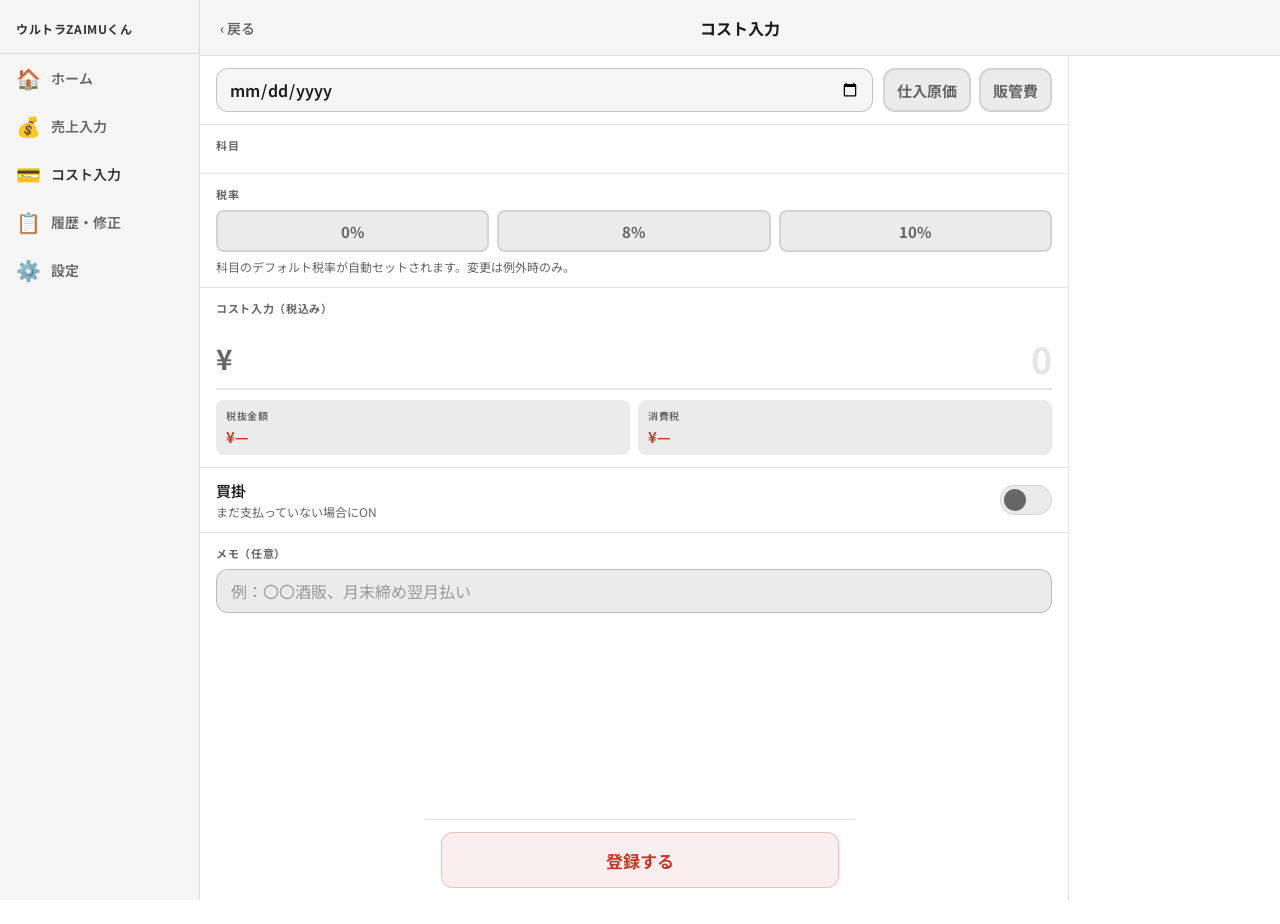
<file: cost.html>
<!DOCTYPE html>
<html lang="ja">
<head>
  <meta charset="UTF-8">
  <meta name="viewport" content="width=device-width, initial-scale=1.0, viewport-fit=cover">
  <meta name="theme-color" content="#FFFFFF">
  <meta name="apple-mobile-web-app-capable" content="yes">
  <meta name="apple-mobile-web-app-status-bar-style" content="black-translucent">
  <title>コスト入力 — ウルトラZAIMUくん</title>
  <link rel="apple-touch-icon" href="icons/apple-touch-icon.png">
  <link rel="icon" type="image/png" href="icons/icon-192.png">
  <link rel="manifest" href="manifest.json">
  <link rel="preconnect" href="https://fonts.googleapis.com">
  <link rel="preconnect" href="https://fonts.gstatic.com" crossorigin>
  <link href="https://fonts.googleapis.com/css2?family=Noto+Sans+JP:wght@400;600;700&display=swap" rel="stylesheet">
  <link rel="stylesheet" href="css/base.css">
  <link rel="stylesheet" href="css/forms.css">
</head>
<body data-page="cost">

<!-- iPad サイドバーナビ（スマホでは非表示） -->
<nav class="nav-sidebar" aria-label="メインナビゲーション">
  <div class="nav-sidebar__logo">ウルトラZAIMUくん</div>
  <a href="index.html" class="sidebar-item">
    <span class="sidebar-item__icon" aria-hidden="true">🏠</span>
    <span>ホーム</span>
  </a>
  <a href="sales.html" class="sidebar-item">
    <span class="sidebar-item__icon" aria-hidden="true">💰</span>
    <span>売上入力</span>
  </a>
  <a href="cost.html" class="sidebar-item sidebar-item--active" aria-current="page">
    <span class="sidebar-item__icon" aria-hidden="true">💳</span>
    <span>コスト入力</span>
  </a>
  <a href="history.html" class="sidebar-item">
    <span class="sidebar-item__icon" aria-hidden="true">📋</span>
    <span>履歴・修正</span>
  </a>
  <a href="settings.html" class="sidebar-item">
    <span class="sidebar-item__icon" aria-hidden="true">⚙️</span>
    <span>設定</span>
  </a>
</nav>

<div class="page-wrapper">

  <!-- サブページヘッダー -->
  <header class="sub-header">
    <a href="index.html" class="sub-header__back" aria-label="ホームに戻る">
      ‹ 戻る
    </a>
    <span class="sub-header__title">コスト入力</span>
    <div style="width:60px;"></div><!-- バランス用 -->
  </header>

  <!-- iPad 2カラムラッパー -->
  <div class="ipad-form-wrap" id="ipad-form-main">

  <!-- 左カラム（iPad専用）：当月コスト一覧 -->
  <div class="ipad-history-panel">
    <div class="ipad-history-panel__header">当月のコスト入力済み（最大20件）</div>
    <div class="ipad-hist-scroll">
      <table class="ipad-hist-table">
        <thead>
          <tr>
            <th>日付</th>
            <th>科目名</th>
            <th class="ipad-td-r">税込金額</th>
            <th class="ipad-td-c">未払</th>
          </tr>
        </thead>
        <tbody id="ipad-cost-tbody">
          <tr><td colspan="4" class="ipad-hist-empty">読み込み中...</td></tr>
        </tbody>
      </table>
    </div>
  </div>

  <!-- 入力フォーム（iPad右カラム / モバイルはメイン） -->
  <div class="form-body">

    <!-- ① 発生日＋区分選択（sticky固定・同一行） -->
    <div class="form-section form-section--sticky">
      <div class="date-division-row">
        <input type="date" id="date-input" class="date-input" aria-label="発生日">
        <div class="division-group" role="group" aria-label="区分選択">
          <button class="division-btn" data-div="1" type="button">仕入原価</button>
          <button class="division-btn" data-div="2" type="button">販管費</button>
        </div>
      </div>
    </div>

    <!-- ③ 科目選択（区分に応じて動的に変わる） -->
    <div class="form-section">
      <span class="form-section__label">科目</span>
      <div id="item-cards"
           class="radio-card-group radio-card-group--last-full"
           role="radiogroup"
           aria-label="科目選択">
        <!-- cost.js が描画 -->
      </div>
    </div>

    <!-- ④ 諸口科目名（諸口選択時のみ表示） -->
    <div class="form-section" id="misc-section" hidden>
      <label class="form-section__label" for="misc-name-input">科目名</label>
      <input type="text"
             id="misc-name-input"
             class="text-input text-input--red"
             placeholder="科目名を入力（例：協賛金、交際費）"
             maxlength="50"
             autocomplete="off">
      <p class="form-hint">マスタ未登録の科目を記録する場合に入力してください。</p>
    </div>

    <!-- ⑤ 税率 -->
    <div class="form-section">
      <span class="form-section__label">税率</span>
      <div class="tax-toggle" role="group" aria-label="税率選択">
        <button class="tax-btn" data-rate="0"  type="button" aria-pressed="false"> 0%</button>
        <button class="tax-btn" data-rate="8"  type="button" aria-pressed="false"> 8%</button>
        <button class="tax-btn" data-rate="10" type="button" aria-pressed="false">10%</button>
      </div>
      <p class="form-hint">科目のデフォルト税率が自動セットされます。変更は例外時のみ。</p>
    </div>

    <!-- ⑥ 金額入力 -->
    <div class="form-section">
      <span class="form-section__label">コスト入力（税込み）</span>

      <div class="amount-wrap amount-wrap--red">
        <span class="amount-prefix" aria-hidden="true">¥</span>
        <input type="text"
               id="amount-input"
               class="amount-input amount-input--red"
               inputmode="numeric"
               pattern="[0-9]*"
               placeholder="0"
               maxlength="10"
               autocomplete="off"
               aria-label="税込金額">
      </div>

      <!-- 税計算表示 -->
      <div class="tax-display" aria-live="polite">
        <div class="tax-display-item">
          <div class="tax-display-item__label">税抜金額</div>
          <div id="tax-excluded"
               class="tax-display-item__value tax-display-item__value--red">¥—</div>
        </div>
        <div class="tax-display-item">
          <div class="tax-display-item__label">消費税</div>
          <div id="tax-amount"
               class="tax-display-item__value tax-display-item__value--red">¥—</div>
        </div>
      </div>
    </div>

    <!-- ⑦ 買掛トグル -->
    <div class="form-section">
      <div class="toggle-row">
        <div class="toggle-row__left">
          <div class="toggle-row__title">買掛</div>
          <div class="toggle-row__desc">まだ支払っていない場合にON</div>
        </div>
        <label class="switch switch--red" aria-label="買掛としてマーク">
          <input type="checkbox" id="unpaid-toggle">
          <span class="switch-slider"></span>
        </label>
      </div>
    </div>

    <!-- ⑧ メモ -->
    <div class="form-section">
      <label class="form-section__label" for="memo-input">メモ（任意）</label>
      <input type="text"
             id="memo-input"
             class="text-input text-input--red"
             placeholder="例：〇〇酒販、月末締め翌月払い"
             maxlength="100"
             autocomplete="off">
    </div>

  </div><!-- /form-body -->

  </div><!-- /ipad-form-wrap -->

  <!-- iPad コスト入力パネル（iPad のみ表示） -->
  <div class="ipad-sc-wrap" id="ipad-sc-wrap">

    <!-- 左カラム：サマリー + フィルタ + 一覧 -->
    <div class="ipad-sc-left">
      <div class="ipad-summary-cards">
        <div class="ipad-summary-card">
          <div class="ipad-summary-card__label">当月コスト合計</div>
          <div class="ipad-summary-card__value" id="ipad-month-total">---</div>
        </div>
        <div class="ipad-summary-card ipad-summary-card--amber">
          <div class="ipad-summary-card__label">未払</div>
          <div class="ipad-summary-card__value" id="ipad-unpaid-count">---件</div>
        </div>
        <div class="ipad-summary-card">
          <div class="ipad-summary-card__label">今月の入力件数</div>
          <div class="ipad-summary-card__value" id="ipad-entry-count">---件</div>
        </div>
      </div>
      <div class="ipad-filter-bar">
        <select id="ipad-filter-month" class="ipad-filter-select" aria-label="表示月"></select>
        <select id="ipad-filter-state" class="ipad-filter-select" aria-label="状態">
          <option value="all">すべて</option>
          <option value="unpaid">未払のみ</option>
          <option value="locked">ロックのみ</option>
        </select>
      </div>
      <div class="ipad-list-body" id="ipad-cost-list">
        <div class="ipad-list-empty">読み込み中...</div>
      </div>
    </div><!-- /ipad-sc-left -->

    <!-- 右カラム：タブ + フォーム -->
    <div class="ipad-sc-right">
      <div class="ipad-input-tabs">
        <button class="ipad-tab ipad-tab--active" data-tab="add" type="button">コストを追加</button>
        <button class="ipad-tab" data-tab="payable" type="button">買掛け一覧</button>
      </div>
      <div id="ipad-tab-add" class="ipad-tab-content">
        <!-- form-bodyをJSで移動 -->
      </div>
      <div id="ipad-tab-payable" class="ipad-tab-content" style="display:none">
        <div class="ipad-unpaid-list" id="ipad-payable-list">
          <div class="ipad-list-empty">読み込み中...</div>
        </div>
      </div>
    </div><!-- /ipad-sc-right -->

  </div><!-- /ipad-sc-wrap -->

</div><!-- /page-wrapper -->

<!-- 登録ボタン（固定） -->
<div class="submit-bar">
  <button id="submit-btn" class="submit-btn submit-btn--red" type="button">
    登録する
  </button>
</div>

<!-- ローディングオーバーレイ -->
<div id="loading-overlay" class="loading-overlay" aria-hidden="true">
  <div class="spinner"></div>
</div>

<!-- AIフック（フェーズ3用・削除禁止） -->
<div id="receipt-capture-area" style="display:none"></div>
<div id="csv-import-area"      style="display:none"></div>
<div id="ai-suggestion-area"   style="display:none"></div>

<script src="js/app.js"></script>
<script src="js/cost.js"></script>
</body>
</html>
</file>
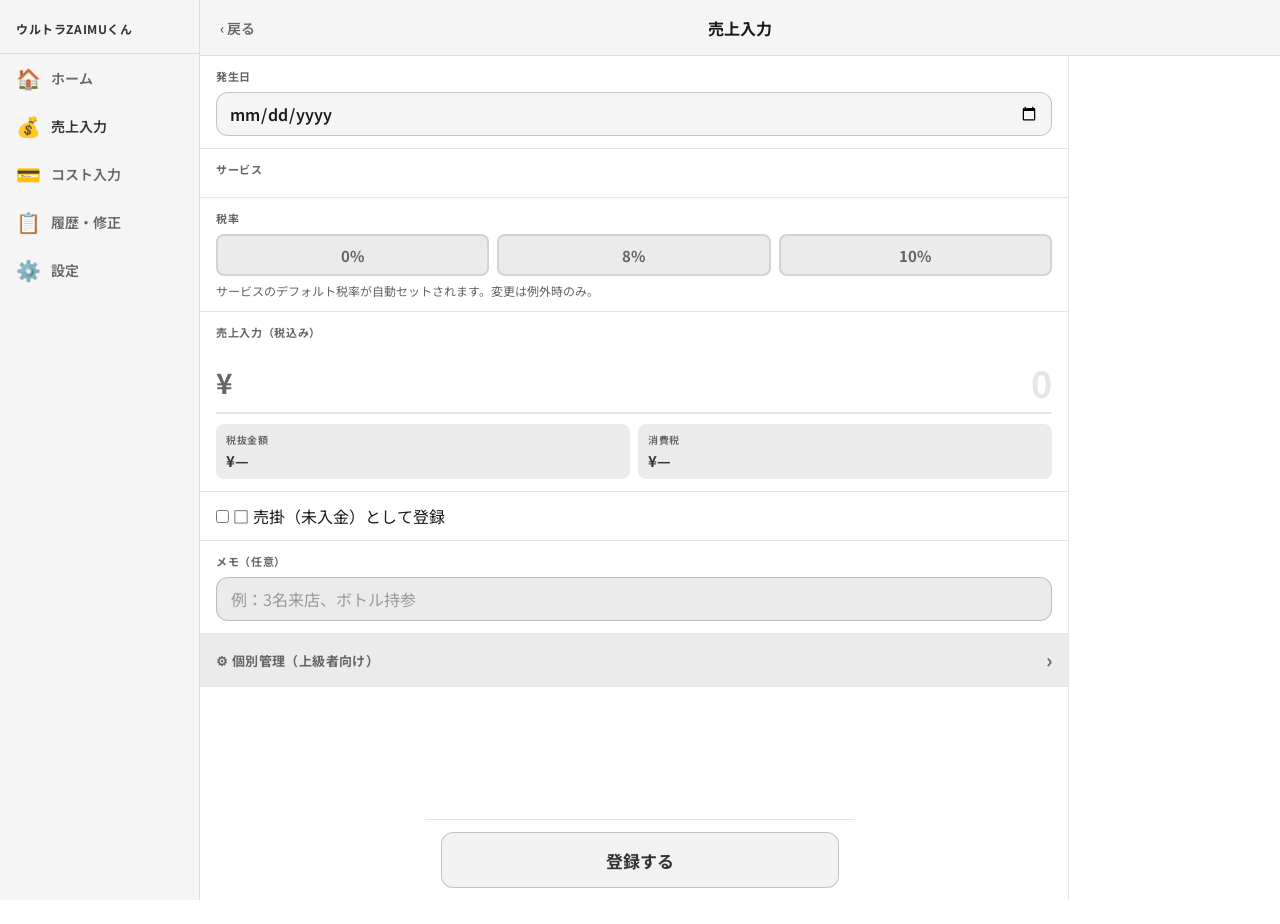
<file: sales.html>
<!DOCTYPE html>
<html lang="ja">
<head>
  <meta charset="UTF-8">
  <meta name="viewport" content="width=device-width, initial-scale=1.0, viewport-fit=cover">
  <meta name="theme-color" content="#FFFFFF">
  <meta name="apple-mobile-web-app-capable" content="yes">
  <meta name="apple-mobile-web-app-status-bar-style" content="black-translucent">
  <title>売上入力 — ウルトラZAIMUくん</title>
  <link rel="apple-touch-icon" href="icons/apple-touch-icon.png">
  <link rel="icon" type="image/png" href="icons/icon-192.png">
  <link rel="manifest" href="manifest.json">
  <link rel="preconnect" href="https://fonts.googleapis.com">
  <link rel="preconnect" href="https://fonts.gstatic.com" crossorigin>
  <link href="https://fonts.googleapis.com/css2?family=Noto+Sans+JP:wght@400;600;700&display=swap" rel="stylesheet">
  <link rel="stylesheet" href="css/base.css">
  <link rel="stylesheet" href="css/forms.css">
</head>
<body data-page="sales">

<!-- iPad サイドバーナビ（スマホでは非表示） -->
<nav class="nav-sidebar" aria-label="メインナビゲーション">
  <div class="nav-sidebar__logo">ウルトラZAIMUくん</div>
  <a href="index.html" class="sidebar-item">
    <span class="sidebar-item__icon" aria-hidden="true">🏠</span>
    <span>ホーム</span>
  </a>
  <a href="sales.html" class="sidebar-item sidebar-item--active" aria-current="page">
    <span class="sidebar-item__icon" aria-hidden="true">💰</span>
    <span>売上入力</span>
  </a>
  <a href="cost.html" class="sidebar-item">
    <span class="sidebar-item__icon" aria-hidden="true">💳</span>
    <span>コスト入力</span>
  </a>
  <a href="history.html" class="sidebar-item">
    <span class="sidebar-item__icon" aria-hidden="true">📋</span>
    <span>履歴・修正</span>
  </a>
  <a href="settings.html" class="sidebar-item">
    <span class="sidebar-item__icon" aria-hidden="true">⚙️</span>
    <span>設定</span>
  </a>
</nav>

<div class="page-wrapper">

  <!-- サブページヘッダー -->
  <header class="sub-header">
    <a href="index.html" class="sub-header__back" aria-label="ホームに戻る">
      ‹ 戻る
    </a>
    <span class="sub-header__title">売上入力</span>
    <div style="width:60px;"></div>
  </header>

  <!-- iPad 2カラムラッパー -->
  <div class="ipad-form-wrap" id="ipad-form-main">

  <!-- 左カラム（iPad専用）：当月売上一覧 -->
  <div class="ipad-history-panel">
    <div class="ipad-history-panel__header">当月の売上入力済み（最大20件）</div>
    <div class="ipad-hist-scroll">
      <table class="ipad-hist-table">
        <thead>
          <tr>
            <th>日付</th>
            <th>サービス名</th>
            <th class="ipad-td-r">税込金額</th>
            <th class="ipad-td-c">未収</th>
          </tr>
        </thead>
        <tbody id="ipad-sales-tbody">
          <tr><td colspan="4" class="ipad-hist-empty">読み込み中...</td></tr>
        </tbody>
      </table>
    </div>
  </div>

  <!-- 入力フォーム（iPad右カラム / モバイルはメイン） -->
  <div class="form-body">

    <!-- ① 発生日（sticky固定） -->
    <div class="form-section form-section--sticky">
      <label class="form-section__label" for="date-input">発生日</label>
      <input type="date" id="date-input" class="date-input" aria-label="発生日">
    </div>

    <!-- ② サービス選択 -->
    <div class="form-section">
      <span class="form-section__label">サービス</span>
      <div id="service-cards"
           class="radio-card-group radio-card-group--last-full"
           role="radiogroup" aria-label="サービス選択">
        <!-- sales.js が描画 -->
      </div>
    </div>

    <!-- ③ 諸口品目名（諸口選択時のみ） -->
    <div class="form-section" id="misc-section" hidden>
      <label class="form-section__label" for="misc-name-input">品目名</label>
      <input type="text" id="misc-name-input" class="text-input"
             placeholder="品目名を入力（例：手土産代）" maxlength="50" autocomplete="off">
      <p class="form-hint">マスタ未登録の品目を記録する場合に入力してください。</p>
    </div>

    <!-- ④ 税率 -->
    <div class="form-section">
      <span class="form-section__label">税率</span>
      <div class="tax-toggle" role="group" aria-label="税率選択">
        <button class="tax-btn" data-rate="0"  type="button" aria-pressed="false"> 0%</button>
        <button class="tax-btn" data-rate="8"  type="button" aria-pressed="false"> 8%</button>
        <button class="tax-btn" data-rate="10" type="button" aria-pressed="false">10%</button>
      </div>
      <p class="form-hint">サービスのデフォルト税率が自動セットされます。変更は例外時のみ。</p>
    </div>

    <!-- ⑤ 金額入力 -->
    <div class="form-section">
      <span class="form-section__label">売上入力（税込み）</span>
      <div class="amount-wrap amount-wrap--blue">
        <span class="amount-prefix" aria-hidden="true">¥</span>
        <input type="text" id="amount-input" class="amount-input"
               inputmode="numeric" pattern="[0-9]*" placeholder="0"
               maxlength="10" autocomplete="off" aria-label="税込金額">
      </div>
      <div class="tax-display" aria-live="polite">
        <div class="tax-display-item">
          <div class="tax-display-item__label">税抜金額</div>
          <div id="tax-excluded" class="tax-display-item__value tax-display-item__value--blue">¥—</div>
        </div>
        <div class="tax-display-item">
          <div class="tax-display-item__label">消費税</div>
          <div id="tax-amount" class="tax-display-item__value tax-display-item__value--blue">¥—</div>
        </div>
      </div>
    </div>

    <!-- ⑥ 売掛チェック -->
    <div class="form-section">
      <label class="uncollected-check-row">
        <input type="checkbox" id="uncollected-toggle" class="uncollected-check">
        <span class="uncollected-check-label">□ 売掛（未入金）として登録</span>
      </label>
    </div>

    <!-- ⑦ メモ -->
    <div class="form-section">
      <label class="form-section__label" for="memo-input">メモ（任意）</label>
      <input type="text" id="memo-input" class="text-input"
             placeholder="例：3名来店、ボトル持参" maxlength="100" autocomplete="off">
    </div>

    <!-- ⑧ 個別管理アコーディオン（上級者向け） -->
    <div class="accordion-section">
      <button class="accordion-header" type="button"
              id="indiv-accordion-btn"
              onclick="toggleAccordion()"
              aria-expanded="false"
              aria-controls="indiv-accordion-body">
        <span>⚙ 個別管理（上級者向け）</span>
        <span class="accordion-chevron" aria-hidden="true">›</span>
      </button>
      <div class="accordion-body" id="indiv-accordion-body" hidden>
        <p id="indiv-accordion-hint" class="form-hint" style="margin-bottom:14px;">
          ⚠ 個別管理分は売上入力とは別に追加登録されます。売上入力時に個別分を差し引いて入力してください。
        </p>
        <div id="indiv-rows"></div>
        <button type="button" class="indiv-add-btn" onclick="addIndividualRow()">
          ＋ 行を追加
        </button>
      </div>
    </div>

  </div><!-- /form-body -->

  </div><!-- /ipad-form-wrap -->

  <!-- iPad 売上入力パネル（iPad のみ表示） -->
  <div class="ipad-sc-wrap" id="ipad-sc-wrap">

    <!-- 左カラム：サマリー + フィルタ + 一覧 -->
    <div class="ipad-sc-left">
      <div class="ipad-summary-cards">
        <div class="ipad-summary-card">
          <div class="ipad-summary-card__label">当月売上合計</div>
          <div class="ipad-summary-card__value" id="ipad-month-total">---</div>
        </div>
        <div class="ipad-summary-card ipad-summary-card--amber">
          <div class="ipad-summary-card__label">未収</div>
          <div class="ipad-summary-card__value" id="ipad-unpaid-count">---件</div>
        </div>
        <div class="ipad-summary-card">
          <div class="ipad-summary-card__label">今月の入力件数</div>
          <div class="ipad-summary-card__value" id="ipad-entry-count">---件</div>
        </div>
      </div>
      <div class="ipad-filter-bar">
        <select id="ipad-filter-month" class="ipad-filter-select" aria-label="表示月"></select>
        <select id="ipad-filter-state" class="ipad-filter-select" aria-label="状態">
          <option value="all">すべて</option>
          <option value="unpaid">未収のみ</option>
          <option value="locked">ロックのみ</option>
        </select>
      </div>
      <div class="ipad-list-body" id="ipad-sales-list">
        <div class="ipad-list-empty">読み込み中...</div>
      </div>
    </div><!-- /ipad-sc-left -->

    <!-- 右カラム：タブ + フォーム -->
    <div class="ipad-sc-right">
      <div class="ipad-input-tabs">
        <button class="ipad-tab ipad-tab--active" data-tab="add" type="button">売上を追加</button>
        <button class="ipad-tab" data-tab="uncollected" type="button">未収一覧</button>
      </div>
      <div id="ipad-tab-add" class="ipad-tab-content">
        <!-- form-bodyをJSで移動 -->
      </div>
      <div id="ipad-tab-uncollected" class="ipad-tab-content" style="display:none">
        <div class="ipad-unpaid-list" id="ipad-unpaid-list">
          <div class="ipad-list-empty">読み込み中...</div>
        </div>
      </div>
    </div><!-- /ipad-sc-right -->

  </div><!-- /ipad-sc-wrap -->

</div><!-- /page-wrapper -->

<!-- 登録ボタン（固定） -->
<div class="submit-bar">
  <button id="submit-btn" class="submit-btn submit-btn--blue" type="button">
    登録する
  </button>
</div>

<!-- ローディングオーバーレイ -->
<div id="loading-overlay" class="loading-overlay" aria-hidden="true">
  <div class="spinner"></div>
</div>

<!-- AIフック（フェーズ3用・削除禁止） -->
<div id="receipt-capture-area" style="display:none"></div>
<div id="csv-import-area"      style="display:none"></div>
<div id="ai-suggestion-area"   style="display:none"></div>

<script src="js/app.js"></script>
<script src="js/sales.js"></script>
</body>
</html>
</file>
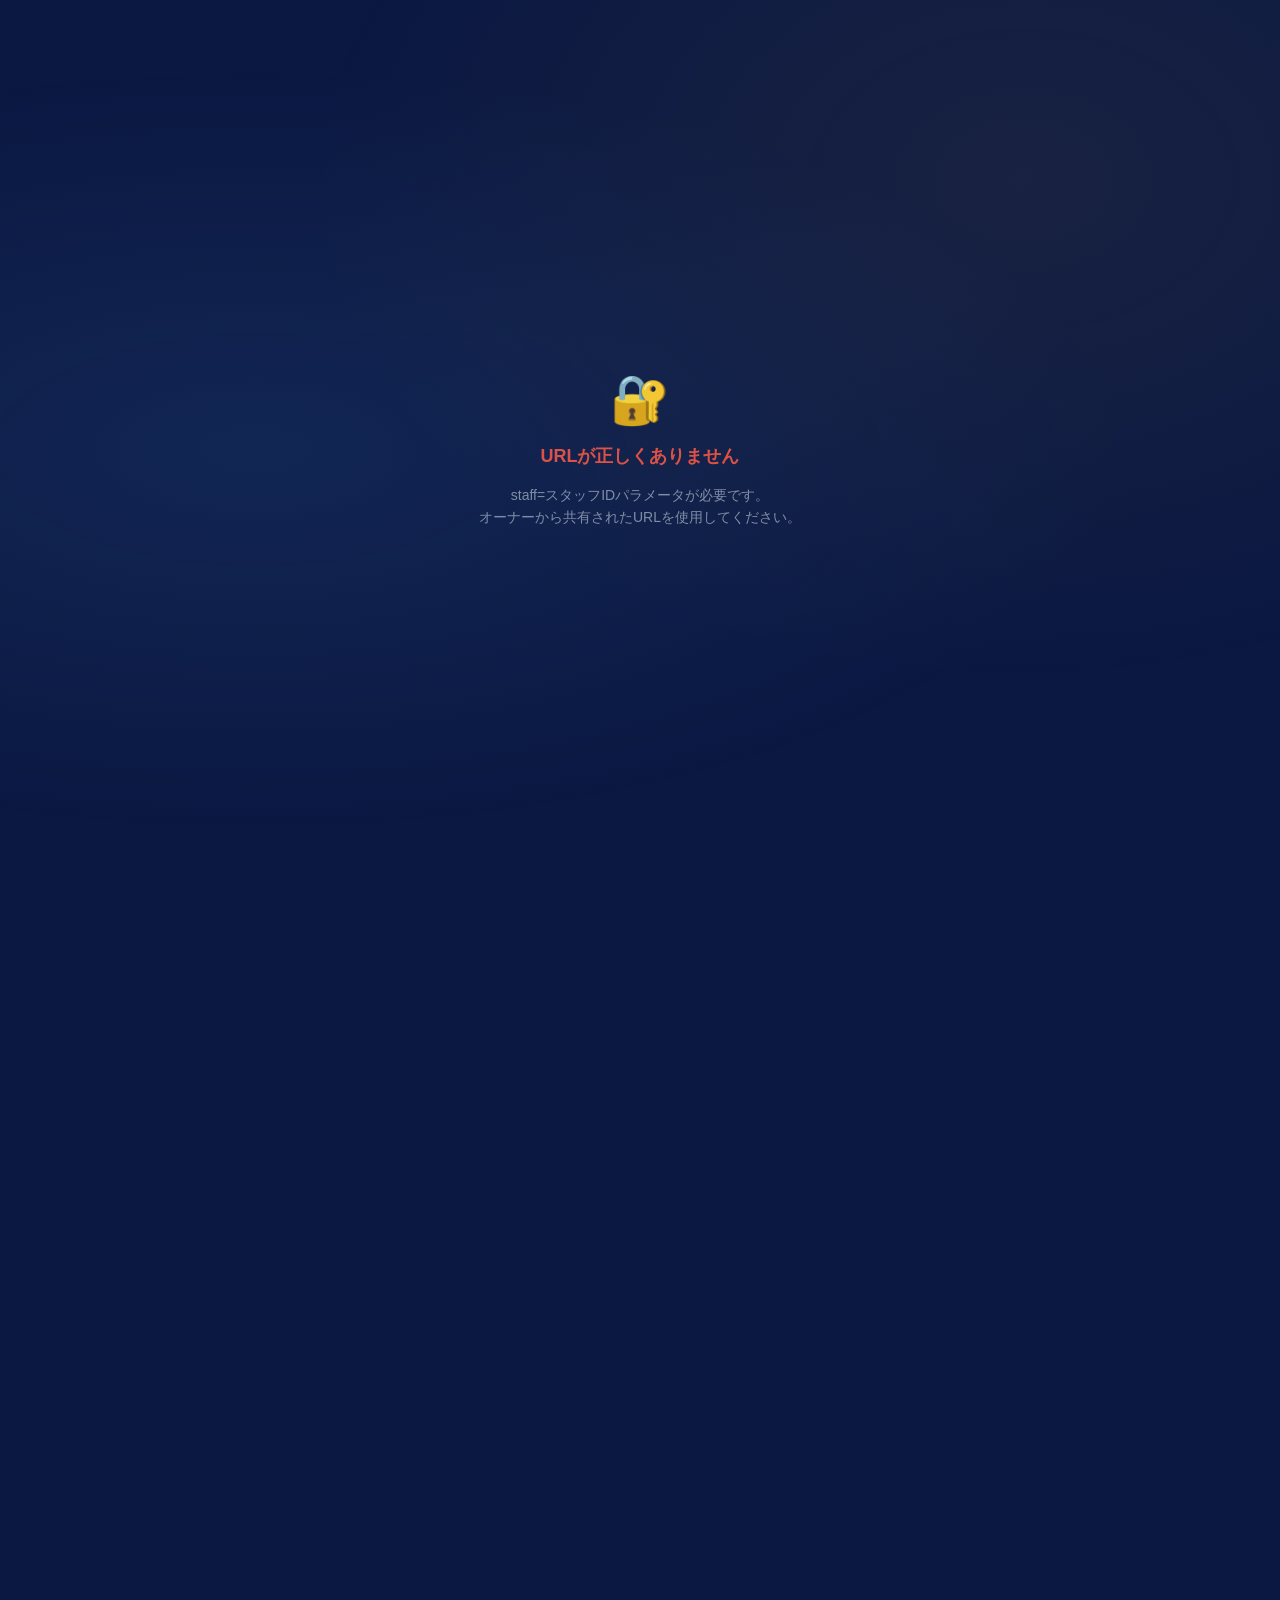
<file: staff-clockin.html>
<!DOCTYPE html>
<html lang="ja">
<head>
<meta charset="UTF-8">
<meta name="viewport" content="width=device-width, initial-scale=1.0, user-scalable=no">
<meta name="apple-mobile-web-app-capable" content="yes">
<meta name="apple-mobile-web-app-status-bar-style" content="black-translucent">
<meta name="apple-mobile-web-app-title" content="タイムカード">
<meta name="theme-color" content="#0B1842">
<title>タイムカード</title>
<link rel="manifest" href="staff-manifest.json">
<link rel="apple-touch-icon" href="icons/icon-192.png">
<style>
  :root {
    --cosmos: #0B1842;
    --cosmos-mid: #172654;
    --cosmos-light: #1e3270;
    --accent: #4A90D9;
    --gold: #F5C842;
    --green: #2ECC71;
    --green-glow: rgba(46,204,113,0.3);
    --red: #E74C3C;
    --red-glow: rgba(231,76,60,0.3);
    --orange: #E67E22;
    --text: #E8EDF5;
    --text-muted: rgba(232,237,245,0.55);
    --card: rgba(255,255,255,0.06);
    --card-border: rgba(255,255,255,0.1);
    --radius: 16px;
    --radius-sm: 10px;
  }
  * { box-sizing: border-box; margin: 0; padding: 0; -webkit-tap-highlight-color: transparent; }
  html, body {
    height: 100%;
    background: var(--cosmos);
    color: var(--text);
    font-family: 'Hiragino Kaku Gothic ProN','Hiragino Sans','Noto Sans JP',sans-serif;
    -webkit-font-smoothing: antialiased;
    overflow-x: hidden;
  }
  body::before {
    content: '';
    position: fixed; inset: 0;
    background:
      radial-gradient(ellipse at 20% 50%, rgba(74,144,217,0.12) 0%, transparent 60%),
      radial-gradient(ellipse at 80% 20%, rgba(245,200,66,0.06) 0%, transparent 50%);
    pointer-events: none; z-index: 0;
  }
  #app { position: relative; z-index: 1; min-height: 100%; display: flex; flex-direction: column; }

  /* ローディング */
  #loading-screen {
    position: fixed; inset: 0; background: var(--cosmos);
    display: flex; flex-direction: column; align-items: center; justify-content: center;
    gap: 20px; z-index: 999; transition: opacity 0.4s ease;
  }
  #loading-screen.hidden { opacity: 0; pointer-events: none; }
  .loading-logo { font-size: 48px; animation: pulse 1.5s ease-in-out infinite; }
  .loading-text { color: var(--text-muted); font-size: 14px; }
  @keyframes pulse { 0%,100%{opacity:0.5;transform:scale(0.95)} 50%{opacity:1;transform:scale(1)} }

  /* エラー */
  #error-screen { display: none; flex-direction: column; align-items: center; justify-content: center; min-height: 100vh; padding: 32px; text-align: center; gap: 16px; }
  #error-screen.show { display: flex; }
  .error-icon { font-size: 48px; }
  .error-title { font-size: 18px; font-weight: 700; color: var(--red); }
  .error-msg { font-size: 14px; color: var(--text-muted); line-height: 1.6; white-space: pre-line; }

  /* メイン */
  #main-screen { display: none; flex-direction: column; flex: 1; }
  #main-screen.show { display: flex; }

  /* ヘッダー */
  .header {
    padding: 20px 20px 12px;
    display: flex; align-items: center; justify-content: space-between;
    border-bottom: 1px solid var(--card-border);
  }
  .header-store { font-size: 11px; color: var(--text-muted); letter-spacing: 0.08em; }
  .header-name { font-size: 17px; font-weight: 700; margin-top: 2px; }
  .header-time { font-size: 22px; font-weight: 300; font-variant-numeric: tabular-nums; text-align: right; }
  .header-date-str { font-size: 11px; color: var(--text-muted); text-align: right; margin-top: 1px; }

  /* スクロール */
  .scroll-area {
    flex: 1; overflow-y: auto; padding: 20px 16px 40px;
    display: flex; flex-direction: column; gap: 20px;
    -webkit-overflow-scrolling: touch;
  }

  /* バナー */
  #banner {
    position: fixed; top: -80px; left: 16px; right: 16px;
    background: var(--cosmos-light); border: 1px solid var(--accent);
    border-radius: var(--radius-sm); padding: 12px 16px;
    font-size: 14px; font-weight: 600; text-align: center;
    z-index: 100; transition: top 0.4s cubic-bezier(0.34,1.56,0.64,1);
    box-shadow: 0 4px 20px rgba(0,0,0,0.4);
  }
  #banner.show { top: 16px; }

  /* ────── 打刻エリアカード ────── */
  .clockin-card {
    background: var(--card); border: 1px solid var(--card-border);
    border-radius: var(--radius); padding: 24px 20px;
    display: flex; flex-direction: column; align-items: center; gap: 16px;
  }

  /* ステータスバッジ */
  .status-badge {
    display: inline-flex; align-items: center; gap: 6px;
    padding: 5px 14px; border-radius: 100px;
    font-size: 12px; font-weight: 600; letter-spacing: 0.04em;
  }
  .status-badge.active { background: rgba(46,204,113,0.15); border: 1px solid rgba(46,204,113,0.4); color: var(--green); }
  .status-badge.inactive { background: rgba(255,255,255,0.06); border: 1px solid var(--card-border); color: var(--text-muted); }
  .status-dot { width: 7px; height: 7px; border-radius: 50%; background: currentColor; }
  .status-badge.active .status-dot { animation: blink 1.5s ease-in-out infinite; }
  @keyframes blink { 0%,100%{opacity:1} 50%{opacity:0.3} }

  .ci-info { font-size: 13px; color: var(--text-muted); }
  .ci-time { color: var(--green); font-weight: 600; }

  /* 現在時刻大表示 */
  .current-time-display { text-align: center; }
  .current-time-big {
    font-size: 64px; font-weight: 200;
    font-variant-numeric: tabular-nums;
    letter-spacing: -0.03em;
    color: var(--text);
    line-height: 1;
  }
  .current-time-label { font-size: 11px; color: var(--text-muted); margin-top: 4px; letter-spacing: 0.08em; }

  /* 打刻ボタン */
  .punch-btn {
    width: 140px; height: 140px; border-radius: 50%; border: none; cursor: pointer;
    display: flex; flex-direction: column; align-items: center; justify-content: center; gap: 6px;
    font-family: inherit; transition: transform 0.15s ease, box-shadow 0.15s ease;
    -webkit-appearance: none; outline: none; user-select: none;
  }
  .punch-btn:active { transform: scale(0.93); }
  .clockin-btn {
    background: linear-gradient(145deg, var(--green), #27AE60);
    box-shadow: 0 0 40px var(--green-glow), 0 8px 24px rgba(0,0,0,0.3);
  }
  .clockout-btn {
    background: linear-gradient(145deg, var(--orange), var(--red));
    box-shadow: 0 0 40px var(--red-glow), 0 8px 24px rgba(0,0,0,0.3);
  }
  .punch-btn-icon { font-size: 32px; }
  .punch-btn-label { font-size: 15px; font-weight: 700; letter-spacing: 0.06em; color: #fff; }
  @keyframes ripple {
    0% { transform: scale(0.93); box-shadow: 0 0 0 0 rgba(255,255,255,0.4); }
    50% { transform: scale(1.03); }
    100% { transform: scale(1); box-shadow: 0 0 0 40px rgba(255,255,255,0); }
  }
  .punch-btn.punching { animation: ripple 0.5s ease forwards; }

  /* 時刻変更トリガー */
  .time-edit-trigger {
    background: none; border: 1px solid var(--card-border);
    border-radius: 100px; padding: 7px 18px;
    font-size: 12px; color: var(--text-muted); font-family: inherit;
    cursor: pointer; transition: border-color 0.15s, color 0.15s;
  }
  .time-edit-trigger:active { border-color: var(--accent); color: var(--accent); }

  /* 時刻編集パネル */
  .time-edit-panel {
    width: 100%; background: rgba(255,255,255,0.04);
    border: 1px solid var(--card-border); border-radius: var(--radius-sm);
    padding: 20px 16px; display: flex; flex-direction: column; align-items: center; gap: 16px;
  }
  .time-edit-title { font-size: 13px; font-weight: 700; color: var(--text-muted); letter-spacing: 0.06em; }
  .time-spinner-row { display: flex; align-items: center; gap: 8px; }
  .time-spinner-col { display: flex; flex-direction: column; align-items: center; gap: 8px; }
  .spin-btn {
    width: 48px; height: 36px; background: rgba(255,255,255,0.08);
    border: 1px solid var(--card-border); border-radius: 8px;
    color: var(--text); font-size: 16px; cursor: pointer;
    font-family: inherit; transition: background 0.1s;
  }
  .spin-btn:active { background: rgba(255,255,255,0.15); }
  .spin-val {
    font-size: 48px; font-weight: 200; font-variant-numeric: tabular-nums;
    min-width: 72px; text-align: center; line-height: 1;
  }
  .time-colon { font-size: 40px; font-weight: 200; color: var(--text-muted); padding-bottom: 8px; }
  .time-edit-hint { font-size: 11px; color: var(--text-muted); }
  .time-edit-actions { display: flex; gap: 10px; width: 100%; }
  .time-cancel-btn {
    flex: 1; padding: 12px; background: rgba(255,255,255,0.06);
    border: 1px solid var(--card-border); border-radius: var(--radius-sm);
    color: var(--text-muted); font-size: 14px; font-family: inherit; cursor: pointer;
  }
  .time-confirm-btn {
    flex: 2; padding: 12px; background: var(--accent);
    border: none; border-radius: var(--radius-sm);
    color: #fff; font-size: 14px; font-weight: 700; font-family: inherit; cursor: pointer;
  }
  .time-confirm-btn:active { opacity: 0.85; }

  /* 退勤済み完了表示 */
  .done-display { text-align: center; padding: 8px 0; }
  .done-icon { font-size: 40px; margin-bottom: 8px; }
  .done-times { font-size: 20px; font-weight: 300; font-variant-numeric: tabular-nums; color: var(--text); }
  .done-label { font-size: 12px; color: var(--text-muted); margin-top: 6px; }

  /* セクション */
  .section-title {
    font-size: 12px; font-weight: 700; letter-spacing: 0.1em;
    text-transform: uppercase; color: var(--text-muted); margin-bottom: 10px;
  }

  /* 在店状況 */
  .today-card { background: var(--card); border: 1px solid var(--card-border); border-radius: var(--radius); overflow: hidden; }
  .today-empty { padding: 20px; text-align: center; color: var(--text-muted); font-size: 14px; }
  .staff-row { display: flex; align-items: center; gap: 12px; padding: 12px 16px; border-bottom: 1px solid var(--card-border); }
  .staff-row:last-child { border-bottom: none; }
  .staff-row.self-row { background: rgba(74,144,217,0.08); }
  .staff-avatar { width: 36px; height: 36px; border-radius: 50%; background: var(--cosmos-light); display: flex; align-items: center; justify-content: center; font-size: 14px; font-weight: 700; flex-shrink: 0; }
  .staff-row.active-row .staff-avatar { background: rgba(46,204,113,0.2); border: 1px solid rgba(46,204,113,0.5); }
  .staff-info { flex: 1; min-width: 0; }
  .staff-name-text { font-size: 14px; font-weight: 600; }
  .self-label { font-size: 10px; color: var(--accent); font-weight: 600; }
  .staff-status-tag { font-size: 11px; font-weight: 600; padding: 3px 10px; border-radius: 100px; flex-shrink: 0; }
  .staff-status-tag.in { background: rgba(46,204,113,0.15); color: var(--green); border: 1px solid rgba(46,204,113,0.3); }
  .staff-status-tag.out { background: rgba(255,255,255,0.05); color: var(--text-muted); border: 1px solid var(--card-border); }

  /* 当月勤怠 */
  .monthly-card { background: var(--card); border: 1px solid var(--card-border); border-radius: var(--radius); overflow: hidden; }
  .monthly-header { padding: 12px 16px; border-bottom: 1px solid var(--card-border); display: flex; align-items: center; justify-content: space-between; }
  .monthly-title-text { font-size: 13px; font-weight: 700; }
  .monthly-count { font-size: 12px; color: var(--text-muted); }
  .monthly-empty { padding: 20px; text-align: center; color: var(--text-muted); font-size: 14px; }
  .monthly-row { display: flex; align-items: center; padding: 10px 16px; border-bottom: 1px solid var(--card-border); gap: 12px; }
  .monthly-row:last-child { border-bottom: none; }
  .monthly-date-col { width: 52px; flex-shrink: 0; }
  .monthly-date-day { font-size: 18px; font-weight: 700; font-variant-numeric: tabular-nums; line-height: 1; }
  .monthly-date-wd { font-size: 10px; color: var(--text-muted); margin-top: 1px; }
  .monthly-times { flex: 1; }
  .monthly-time-row { font-size: 13px; font-variant-numeric: tabular-nums; }
  .monthly-time-row .sep { color: var(--text-muted); margin: 0 4px; }
  .monthly-time-active { font-size: 11px; color: var(--green); margin-top: 1px; }
  .monthly-duration { font-size: 12px; color: var(--text-muted); text-align: right; flex-shrink: 0; }
</style>
</head>
<body>

<div id="loading-screen">
  <div class="loading-logo">⏱️</div>
  <div class="loading-text">読み込み中...</div>
</div>

<div id="error-screen">
  <div class="error-icon">🔐</div>
  <div class="error-title" id="error-title">スタッフ認証エラー</div>
  <div class="error-msg" id="error-msg">URLが正しくありません。</div>
</div>

<div id="banner"></div>

<div id="app">
  <div id="main-screen">
    <div class="header">
      <div>
        <div class="header-store" id="header-store">ULTRA ZAIMU</div>
        <div class="header-name" id="header-name">－</div>
      </div>
      <div>
        <div class="header-time" id="header-time">--:--</div>
        <div class="header-date-str" id="header-date">－</div>
      </div>
    </div>

    <div class="scroll-area">

      <!-- 打刻カード（JS側で中身をレンダリング）-->
      <div class="clockin-card" id="punch-area">
        <div class="loading-text">読み込み中...</div>
      </div>

      <!-- 今日の在店状況 -->
      <div>
        <div class="section-title" id="section-today-title">今日の出勤状況</div>
        <div class="today-card" id="today-card">
          <div class="today-empty">読み込み中...</div>
        </div>
      </div>

      <!-- 当月勤怠 -->
      <div>
        <div class="section-title">今月の出勤記録</div>
        <div class="monthly-card">
          <div class="monthly-header">
            <div class="monthly-title-text" id="monthly-title-text">今月</div>
            <div class="monthly-count" id="monthly-count">0日</div>
          </div>
          <div id="monthly-list"><div class="monthly-empty">記録がありません</div></div>
        </div>
      </div>

    </div>
  </div>
</div>

<script src="js/staff-clockin.js"></script>
</body>
</html>
</file>
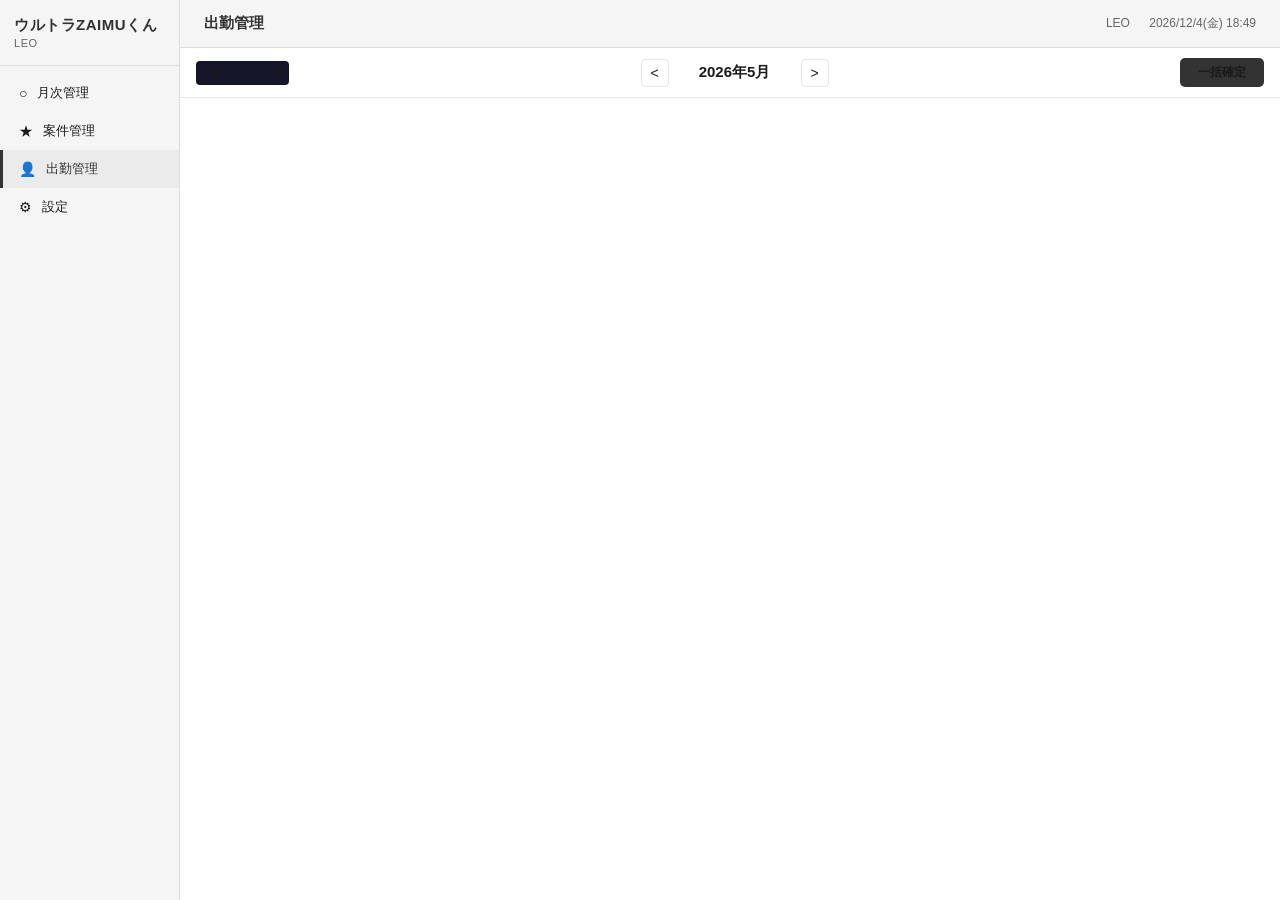
<file: pc/attendance.html>
<!DOCTYPE html>
<html lang="ja">
<head>
<meta charset="UTF-8">
<title>出勤管理 | ウルトラZAIMUくんレオ</title>
<link rel="icon" type="image/png" href="../icons/icon-192.png">
<link rel="stylesheet" href="../css/base.css">
<link rel="stylesheet" href="css/pc.css">
<link rel="stylesheet" href="css/pc-attendance.css">
</head>
<body class="pc-body">
<div id="pc-app" class="pc-layout">
  <main class="pc-main" id="pc-main">

    <!-- ヘッダー：月ナビ + フィルター + 一括確定 -->
    <div class="att-header">
      <div class="att-header__left">
        <select class="att-filter" id="staffFilter">
          <option value="all">全て</option>
          <option value="employed_full">常勤雇用</option>
          <option value="employed_part">臨時バイト</option>
          <option value="contractor">委託・外注</option>
        </select>
      </div>
      <div class="att-header__center">
        <button class="att-month-nav" id="prevMonth">&lt;</button>
        <span class="att-month-label" id="monthLabel">2026年5月</span>
        <button class="att-month-nav" id="nextMonth">&gt;</button>
      </div>
      <div class="att-header__right">
        <button class="att-bulk-confirm-btn" id="bulkConfirmBtn">一括確定</button>
      </div>
    </div>

    <!-- メインテーブル（キングExcel準拠：1テーブル統合） -->
    <div class="att-table-wrap" id="tableWrap">
      <table class="att-table" id="mainTable">
        <thead id="tableHead"></thead>
        <tbody id="tableBody"></tbody>
      </table>
    </div>

    <!-- 経営メモバー -->
    <div class="att-memo-bar" id="memoBar" style="display:none;">
      <label class="att-memo-bar__label" id="memoLabel">経営メモ</label>
      <textarea class="att-memo-bar__input" id="memoInput" rows="2" placeholder="歩合の設定根拠・給与振込口座・スタッフとの約束など"></textarea>
      <button class="att-memo-bar__save" id="memoSave">メモ保存</button>
    </div>

  </main>
</div>

<!-- 日別セル編集ポップオーバー -->
<div class="att-popover" id="dayCellPopover" style="display:none;">
  <div class="att-popover__inner">
    <div class="att-popover__header" id="popoverHeader"></div>
    <div class="att-popover__field">
      <label>出勤時刻</label>
      <input type="time" id="popClockIn">
    </div>
    <div class="att-popover__field">
      <label>退勤時刻</label>
      <input type="time" id="popClockOut">
    </div>
    <div class="att-popover__field">
      <label>メモ</label>
      <input type="text" id="popMemo" placeholder="遅刻理由・早退等">
    </div>
    <div class="att-popover__actions">
      <button class="att-popover__cancel" id="popCancel">キャンセル</button>
      <button class="att-popover__save" id="popSave">保存</button>
    </div>
  </div>
</div>

<!-- 確定ダイアログ（個別・一括共用） -->
<div class="att-confirm-dialog" id="confirmDialog" style="display:none;">
  <div class="att-confirm-dialog__inner att-confirm-dialog__inner--wide">
    <h3 id="confirmTitle">給与確定</h3>
    <div class="att-confirm-dialog__body" id="confirmBody"></div>
    <div id="confirmSpotSection" style="display:none;">
      <div class="att-confirm-spot-header">同月のスポットコスト（案件未紐付け）</div>
      <div class="att-confirm-spot-list" id="confirmSpotList"></div>
      <div class="att-confirm-spot-total" id="confirmSpotTotal"></div>
    </div>
    <div class="att-confirm-choices" id="confirmChoices" style="display:none;">
      <label class="att-confirm-choice">
        <input type="radio" name="confirmMode" value="diff" checked>
        <div class="att-confirm-choice__body">
          <div class="att-confirm-choice__title">不足分のみ確定</div>
          <div class="att-confirm-choice__desc" id="confirmDiffDesc"></div>
        </div>
      </label>
      <label class="att-confirm-choice">
        <input type="radio" name="confirmMode" value="full">
        <div class="att-confirm-choice__body">
          <div class="att-confirm-choice__title">算出全額を別途確定</div>
          <div class="att-confirm-choice__desc">スポットとは別件として月次一括を追記</div>
        </div>
      </label>
      <label class="att-confirm-choice">
        <input type="radio" name="confirmMode" value="skip">
        <div class="att-confirm-choice__body">
          <div class="att-confirm-choice__title">この月は確定しない</div>
          <div class="att-confirm-choice__desc">既存スポットのみで給与済みとする</div>
        </div>
      </label>
    </div>
    <div class="att-confirm-dialog__actions">
      <button class="att-confirm-dialog__cancel" id="confirmCancel">キャンセル</button>
      <button class="att-confirm-dialog__ok" id="confirmOk">確定</button>
    </div>
  </div>
</div>

<script src="../js/app.js"></script>
<script src="js/pc-common.js"></script>
<script src="js/pc-attendance.js"></script>
</body>
</html>
</file>
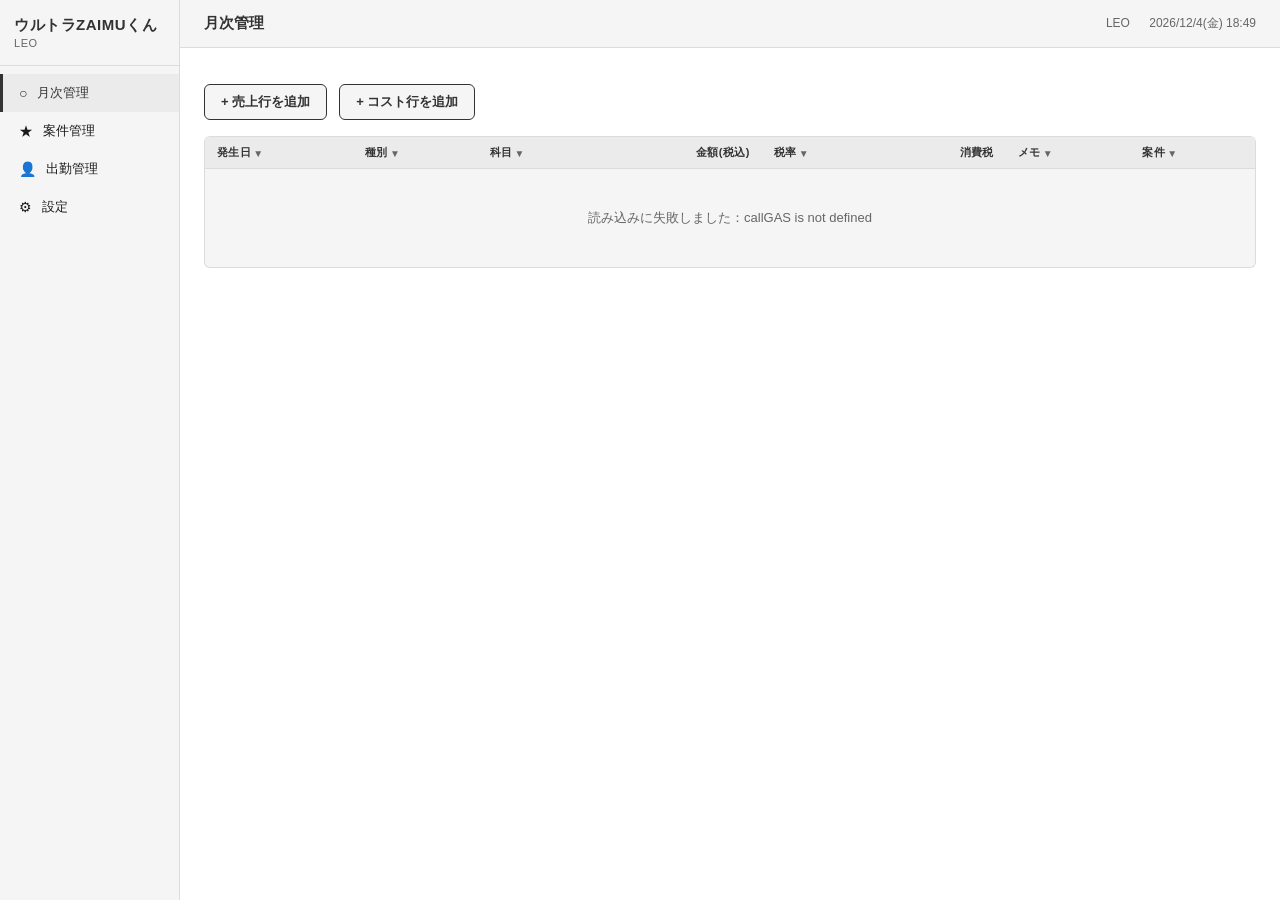
<file: pc/monthly.html>
<!DOCTYPE html>
<html lang="ja">
<head>
<meta charset="UTF-8">
<title>月次管理 | ウルトラZAIMUくんレオ</title>
<link rel="icon" type="image/png" href="../icons/icon-192.png">
<link rel="stylesheet" href="../css/base.css">
<link rel="stylesheet" href="css/pc.css">
</head>
<body class="pc-body">
<div id="pc-app" class="pc-layout">
  <main class="pc-main" id="pc-main">
    <div class="pc-body-inner">

      <!-- 月フィルタは廃止（指示書9§1：今月固定・列見出しフィルタで代替） -->

      <!-- 行追加ボタン＋ページャ（指示書11§3：20件ページング・テーブル上部右） -->
      <section class="pc-add-buttons">
        <button type="button" id="btn-add-sales">+ 売上行を追加</button>
        <button type="button" id="btn-add-cost">+ コスト行を追加</button>
        <div class="pc-pagination" id="monthly-pagination" hidden>
          <button type="button" id="page-newer" hidden>← 次の20件</button>
          <span id="page-info"></span>
          <button type="button" id="page-older" hidden>前の20件 →</button>
        </div>
      </section>

      <!-- フラットテーブル（code列廃止・指示書5§2-1 / 技術仕様§9-4） -->
      <section class="pc-table-wrap">
        <table class="pc-monthly-table" id="monthly-table">
          <thead>
            <tr>
              <th data-filter-col="date">発生日</th>
              <th data-filter-col="type">種別</th>
              <th data-filter-col="subject">科目</th>
              <th class="num">金額(税込)</th>
              <th data-filter-col="taxRate">税率</th>
              <th class="num">消費税</th>
              <th data-filter-col="memo">メモ</th>
              <th data-filter-col="project">案件</th>
            </tr>
            <!-- フィルタ集計行（指示書8-6§2）：thead 直下に sticky 配置・各列セルに集計値を直接表示 -->
            <tr class="monthly-summary-row" id="monthly-summary-row" hidden>
              <td class="monthly-summary-cell" data-summary-col="count"></td>
              <td></td>
              <td></td>
              <td class="num monthly-summary-cell" data-summary-col="amount"></td>
              <td></td>
              <td class="num monthly-summary-cell" data-summary-col="tax"></td>
              <td></td>
              <td></td>
            </tr>
          </thead>
          <tbody id="monthly-tbody">
            <tr><td colspan="8" class="loading">読み込み中…</td></tr>
          </tbody>
        </table>
      </section>

    </div>
  </main>
</div>

<!-- 紐付け候補モーダル（指示書5§2-4・JS から開閉する） -->
<div class="pc-link-candidates-modal" id="pc-link-candidates-modal" hidden>
  <div class="pc-link-candidates-backdrop" data-action="cancel"></div>
  <div class="pc-link-candidates-panel" role="dialog" aria-modal="true" aria-labelledby="pc-link-candidates-title">
    <header class="pc-link-candidates-header">
      <h2 id="pc-link-candidates-title">紐付け候補を選択</h2>
      <button type="button" class="pc-link-candidates-close" aria-label="閉じる" data-action="cancel">×</button>
    </header>
    <!-- 対象取引情報ヘッダー（指示書6§2 / 技術仕様§9-4-1）：sticky 表示で常時識別可能 -->
    <div class="pc-link-candidates-target" id="pc-link-candidates-target" hidden></div>
    <p class="pc-link-candidates-hint" id="pc-link-candidates-hint"></p>
    <div class="pc-link-candidates-list" id="pc-link-candidates-list" role="group"></div>
    <p class="pc-link-candidates-error" id="pc-link-candidates-error" hidden></p>
    <footer class="pc-link-candidates-footer">
      <button type="button" class="pc-btn pc-btn-secondary" data-action="cancel">取消</button>
      <button type="button" class="pc-btn pc-btn-primary" data-action="confirm" id="pc-link-candidates-confirm">確定</button>
    </footer>
  </div>
</div>

<!-- 削除確認モーダル（指示書15・月次管理＋案件管理 共用 DOM 構造） -->
<div class="pc-link-candidates-modal" id="pc-delete-confirm-modal" hidden>
  <div class="pc-link-candidates-backdrop" data-action="cancel"></div>
  <div class="pc-link-candidates-panel" role="dialog" aria-modal="true" aria-labelledby="pc-delete-confirm-title">
    <header class="pc-link-candidates-header">
      <h2 id="pc-delete-confirm-title">行を削除しますか？</h2>
      <button type="button" class="pc-link-candidates-close" aria-label="閉じる" data-action="cancel">×</button>
    </header>
    <div class="pc-delete-confirm-body">
      <div class="pc-delete-target-info" id="pc-delete-target-info"></div>
      <div class="pc-delete-warning" id="pc-delete-warning" hidden></div>
    </div>
    <p class="pc-link-candidates-error" id="pc-delete-confirm-error" hidden></p>
    <footer class="pc-link-candidates-footer">
      <button type="button" class="pc-btn pc-btn-secondary" data-action="cancel">キャンセル</button>
      <button type="button" class="pc-btn pc-btn-danger" data-action="confirm" id="pc-delete-confirm-btn">削除する</button>
    </footer>
  </div>
</div>

<script src="../js/app.js"></script>
<script src="js/pc-common.js"></script>
<script src="js/pc-monthly.js"></script>
</body>
</html>
</file>
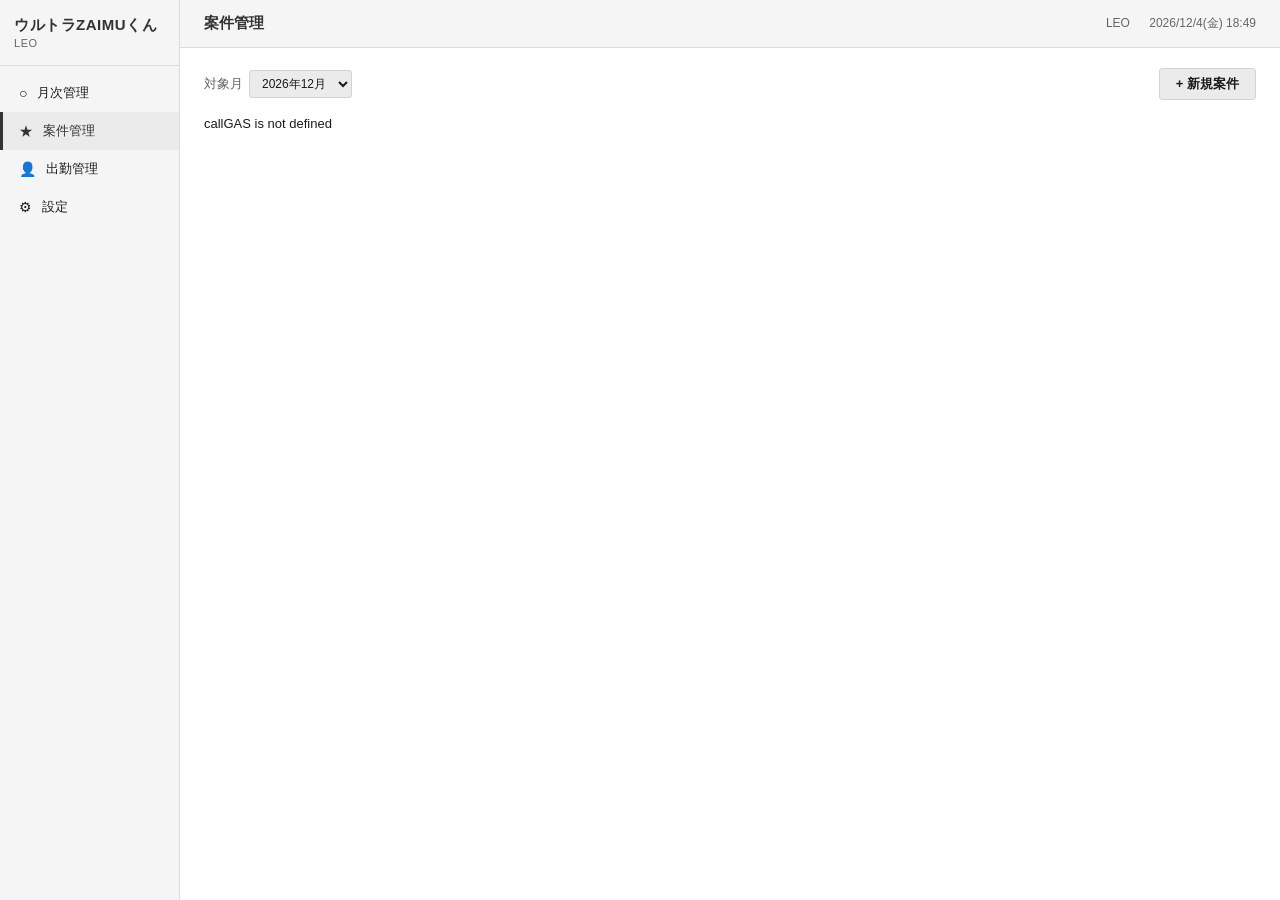
<file: pc/projects.html>
<!DOCTYPE html>
<html lang="ja">
<head>
<meta charset="UTF-8">
<title>案件管理 | ウルトラZAIMUくんレオ</title>
<link rel="icon" type="image/png" href="../icons/icon-192.png">
<link rel="stylesheet" href="../css/base.css">
<link rel="stylesheet" href="css/pc.css">
</head>
<body class="pc-body">
<div id="pc-app" class="pc-layout">
  <main class="pc-main" id="pc-main">
    <div class="pc-body-inner">

      <!-- 月選択＋サマリー＋新規案件ボタン -->
      <section class="pc-projects-toolbar">
        <label class="pc-projects-month-label">対象月
          <select id="pj-month" class="pc-select"></select>
        </label>
        <div class="pc-projects-summary" id="pj-summary"></div>
        <button type="button" id="btn-new-project" class="pc-btn pc-btn--ghost">+ 新規案件</button>
      </section>

      <!-- 案件カードリスト -->
      <section id="pj-list" class="pc-projects-list">
        <div class="loading">読み込み中…</div>
      </section>

    </div>
  </main>
</div>

<!-- 紐付け候補モーダル（monthly.html と同一DOM構造・共通CSS適用） -->
<div class="pc-link-candidates-modal" id="pc-link-candidates-modal" hidden>
  <div class="pc-link-candidates-backdrop" data-action="cancel"></div>
  <div class="pc-link-candidates-panel" role="dialog" aria-modal="true" aria-labelledby="pc-link-candidates-title">
    <header class="pc-link-candidates-header">
      <h2 id="pc-link-candidates-title">紐付け候補を選択</h2>
      <button type="button" class="pc-link-candidates-close" aria-label="閉じる" data-action="cancel">×</button>
    </header>
    <div class="pc-link-candidates-target" id="pc-link-candidates-target" hidden></div>
    <p class="pc-link-candidates-hint" id="pc-link-candidates-hint"></p>
    <div class="pc-link-candidates-list" id="pc-link-candidates-list" role="group"></div>
    <p class="pc-link-candidates-error" id="pc-link-candidates-error" hidden></p>
    <footer class="pc-link-candidates-footer">
      <button type="button" class="pc-btn pc-btn-secondary" data-action="cancel">取消</button>
      <button type="button" class="pc-btn pc-btn-primary" data-action="confirm" id="pc-link-candidates-confirm">確定</button>
    </footer>
  </div>
</div>

<!-- 削除確認モーダル（指示書15・月次管理＋案件管理 共用 DOM 構造） -->
<div class="pc-link-candidates-modal" id="pc-delete-confirm-modal" hidden>
  <div class="pc-link-candidates-backdrop" data-action="cancel"></div>
  <div class="pc-link-candidates-panel" role="dialog" aria-modal="true" aria-labelledby="pc-delete-confirm-title">
    <header class="pc-link-candidates-header">
      <h2 id="pc-delete-confirm-title">行を削除しますか？</h2>
      <button type="button" class="pc-link-candidates-close" aria-label="閉じる" data-action="cancel">×</button>
    </header>
    <div class="pc-delete-confirm-body">
      <div class="pc-delete-target-info" id="pc-delete-target-info"></div>
      <div class="pc-delete-warning" id="pc-delete-warning" hidden></div>
    </div>
    <p class="pc-link-candidates-error" id="pc-delete-confirm-error" hidden></p>
    <footer class="pc-link-candidates-footer">
      <button type="button" class="pc-btn pc-btn-secondary" data-action="cancel">キャンセル</button>
      <button type="button" class="pc-btn pc-btn-danger" data-action="confirm" id="pc-delete-confirm-btn">削除する</button>
    </footer>
  </div>
</div>

<script src="../js/app.js"></script>
<script src="js/pc-common.js"></script>
<script src="js/pc-projects.js"></script>
</body>
</html>
</file>
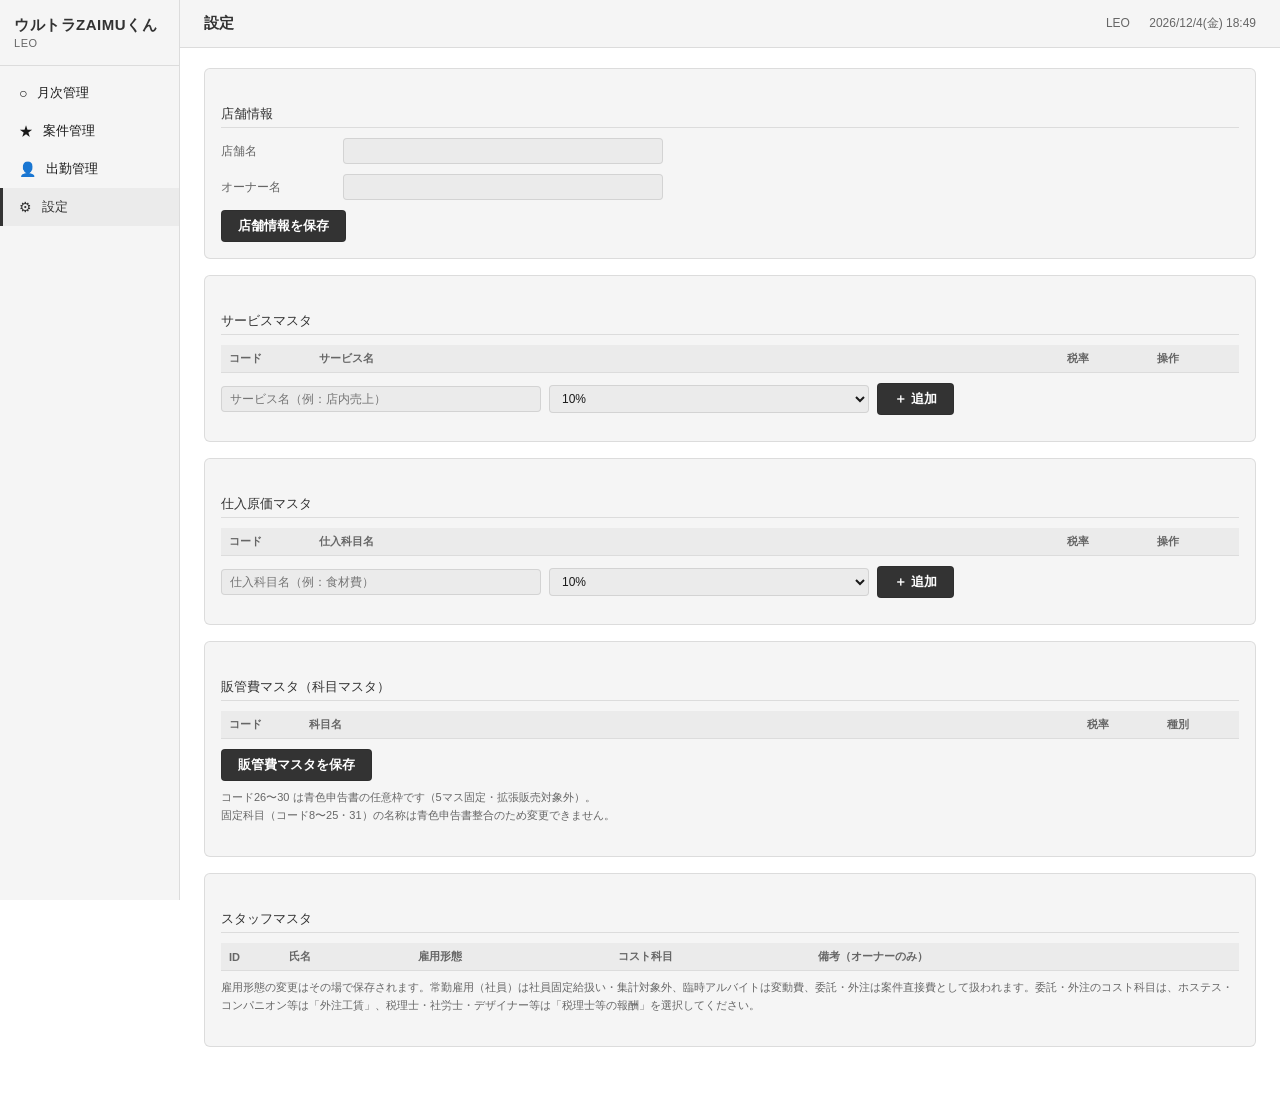
<file: pc/settings.html>
<!DOCTYPE html>
<html lang="ja">
<head>
<meta charset="UTF-8">
<title>設定 | ウルトラZAIMUくん PC版</title>
<link rel="icon" type="image/png" href="../icons/icon-192.png">
<link rel="stylesheet" href="../css/base.css">
<link rel="stylesheet" href="css/pc.css">
</head>
<body class="pc-body">
<div id="pc-app" class="pc-layout">
  <main class="pc-main" id="pc-main">
    <div class="pc-body-inner">

      <div class="pc-card">
        <div class="pc-section-title">店舗情報</div>
        <div class="pc-form-row"><label>店舗名</label><input type="text" id="s-store" class="pc-input"></div>
        <div class="pc-form-row"><label>オーナー名</label><input type="text" id="s-owner" class="pc-input"></div>
        <div style="margin-top:10px;"><button id="btn-save-store" class="pc-btn">店舗情報を保存</button></div>
      </div>

      <div class="pc-card">
        <div class="pc-section-title">サービスマスタ <span id="svc-count-badge" class="pc-count-badge" hidden></span></div>
        <table class="pc-table" id="svc-table">
          <thead><tr><th style="width:90px;">コード</th><th>サービス名</th><th style="width:90px;">税率</th><th style="width:90px;">操作</th></tr></thead>
          <tbody id="svc-body"></tbody>
        </table>
        <div id="svc-add-row" class="pc-form-row" style="margin-top:10px;align-items:center;gap:8px;flex-wrap:wrap;">
          <input type="text" id="svc-add-name" class="pc-input" placeholder="サービス名（例：店内売上）" maxlength="30" style="flex:2;min-width:160px;">
          <select id="svc-add-tax" class="pc-select" style="width:120px;">
            <option value="10">10%</option>
            <option value="8">8%（軽減）</option>
            <option value="0">0%（非課税）</option>
          </select>
          <button id="svc-add-btn" class="pc-btn" type="button">＋ 追加</button>
        </div>
        <p id="svc-limit-hint" class="pc-note" style="margin-top:6px;color:var(--uz-muted);" hidden></p>
      </div>

      <div class="pc-card">
        <div class="pc-section-title">仕入原価マスタ <span id="pur-count-badge" class="pc-count-badge" hidden></span></div>
        <table class="pc-table" id="pur-table">
          <thead><tr><th style="width:90px;">コード</th><th>仕入科目名</th><th style="width:90px;">税率</th><th style="width:90px;">操作</th></tr></thead>
          <tbody id="pur-body"></tbody>
        </table>
        <div id="pur-add-row" class="pc-form-row" style="margin-top:10px;align-items:center;gap:8px;flex-wrap:wrap;">
          <input type="text" id="pur-add-name" class="pc-input" placeholder="仕入科目名（例：食材費）" maxlength="30" style="flex:2;min-width:160px;">
          <select id="pur-add-tax" class="pc-select" style="width:120px;">
            <option value="10">10%</option>
            <option value="8">8%（軽減）</option>
            <option value="0">0%（非課税）</option>
          </select>
          <button id="pur-add-btn" class="pc-btn" type="button">＋ 追加</button>
        </div>
        <p id="pur-limit-hint" class="pc-note" style="margin-top:6px;color:var(--uz-muted);" hidden></p>
      </div>

      <div class="pc-card">
        <div class="pc-section-title">販管費マスタ（科目マスタ）</div>
        <table class="pc-table" id="cm-table">
          <thead><tr>
            <th style="width:80px;">コード</th>
            <th>科目名</th>
            <th style="width:80px;">税率</th>
            <th style="width:80px;">種別</th>
          </tr></thead>
          <tbody id="cm-body"></tbody>
        </table>
        <div style="margin-top:10px;"><button id="btn-save-cm" class="pc-btn">販管費マスタを保存</button></div>
        <p class="pc-note" style="margin-top:8px;color:var(--uz-muted);">
          コード26〜30 は青色申告書の任意枠です（5マス固定・拡張販売対象外）。<br>
          固定科目（コード8〜25・31）の名称は青色申告書整合のため変更できません。
        </p>
      </div>

      <div class="pc-card">
        <div class="pc-section-title">スタッフマスタ</div>
        <table class="pc-table" id="staff-table">
          <thead><tr>
            <th style="width:60px;">ID</th>
            <th>氏名</th>
            <th style="width:200px;">雇用形態</th>
            <th style="width:200px;">コスト科目</th>
            <th>備考（オーナーのみ）</th>
          </tr></thead>
          <tbody id="staff-body"></tbody>
        </table>
        <p class="pc-note" style="margin-top:8px;">
          雇用形態の変更はその場で保存されます。常勤雇用（社員）は社員固定給扱い・集計対象外、臨時アルバイトは変動費、委託・外注は案件直接費として扱われます。委託・外注のコスト科目は、ホステス・コンパニオン等は「外注工賃」、税理士・社労士・デザイナー等は「税理士等の報酬」を選択してください。
        </p>
      </div>

    </div>
  </main>
</div>
<script src="../js/app.js"></script>
<script src="js/pc-common.js"></script>
<script src="js/pc-settings.js"></script>
</body>
</html>
</file>
<file: css/base.css>
/* ============================================================
   ウルトラZAIMUくん LEO版 PWA — base.css
   CSS変数・リセット・共通スタイル
   カラーコードの直書き禁止。必ず変数経由で参照すること。
   ============================================================ */

/* ── CSS変数（ライトテーマ・完全モノトーン） ──────────────── */
:root {
  /* 背景・サーフェス */
  --uz-bg:       #FFFFFF;
  --uz-surface:  #F5F5F5;
  --uz-surface2: #EBEBEB;

  /* アクセントカラー（モノトーン・ボタン等） */
  --uz-gold:     #333333;   /* ボタン背景・アクティブ状態 */
  --uz-gold-lt:  #555555;   /* ホバー */
  --uz-gold-dk:  #111111;   /* プレス */
  --uz-blue:     #333333;   /* 後方互換用 */
  --uz-amber:    #888888;   /* 警告・未収（ライトでの代替） */

  /* ステータスカラー（赤/緑のみ色付き） */
  --uz-red:      #C0392B;
  --uz-green:    #27AE60;
  --uz-info:     #2980B9;   /* 情報・比較表示 */

  /* ステータス別の短縮名（JS参照用） */
  --uz-danger:   #C0392B;
  --uz-success:  #27AE60;

  /* テキスト */
  --uz-text:     #1A1A1A;
  --uz-text2:    #666666;
  --uz-text3:    #999999;
  --uz-muted:    #666666;   /* 後方互換用 → text2 */
  --uz-text-muted: #999999; /* JS参照用 */

  /* ボタン上のテキスト（ダーク背景ボタンに白文字） */
  --uz-on-accent: #FFFFFF;

  /* ボーダー */
  --uz-border:   rgba(0,0,0,0.10);
  --uz-border2:  rgba(0,0,0,0.20);

  /* 背景色変種 */
  --uz-green-bg:   rgba(39,174,96,0.08);
  --uz-red-bg:     rgba(192,57,43,0.08);
  --uz-amber-bg:   rgba(0,0,0,0.05);
  --uz-info-bg:    rgba(41,128,185,0.08);

  /* アラートドット縁 */
  --uz-silver:   #5A5A5A;

  /* 入店中マーカー専用（モノトーン基調の例外・ウルトラマン世界観の黄色●点滅） */
  /* §6 入店中マーカー仕様（02_画面仕様_md.md）に基づく金色 */
  --uz-marker-active: #E5B939;
  --uz-marker-active-bg: rgba(229,185,57,0.14);

  /* 損益カラー（後方互換） */
  --uz-sales:    #333333;
  --uz-cost:     #C0392B;
  --uz-profit:   #27AE60;
  --uz-loss:     #C0392B;

  /* 角丸 */
  --radius-sm:   8px;
  --radius-md:   12px;
  --radius-lg:   16px;
  --radius-xl:   20px;

  /* フォント */
  --font-main:   'Noto Sans JP', 'Hiragino Kaku Gothic ProN', sans-serif;

  /* タップターゲット */
  --btn-height:    56px;
  --btn-height-sm: 44px;

  /* ボトムナビ高さ */
  --nav-height:  64px;
}

/* ── リセット ────────────────────────────────────────────── */
*, *::before, *::after {
  box-sizing: border-box;
  margin: 0;
  padding: 0;
  -webkit-tap-highlight-color: transparent;
}

html {
  font-size: 16px;
  -webkit-text-size-adjust: 100%;
}

body {
  font-family: var(--font-main);
  background-color: var(--uz-bg);
  color: var(--uz-text);
  min-height: 100dvh;
  overscroll-behavior-y: none;
}

/* スクロールバー */
::-webkit-scrollbar { width: 4px; }
::-webkit-scrollbar-track { background: var(--uz-surface); }
::-webkit-scrollbar-thumb { background: var(--uz-border2); border-radius: 2px; }

/* ── ページラッパー ──────────────────────────────────────── */
.page-wrapper {
  max-width: 430px;
  margin: 0 auto;
  min-height: 100dvh;
  position: relative;
  padding-bottom: calc(var(--nav-height) + env(safe-area-inset-bottom));
}

/* ── ヘッダー ────────────────────────────────────────────── */
.app-header {
  background: var(--uz-bg);
  border-bottom: none;
  padding: calc(env(safe-area-inset-top) + 32px) 16px 28px;
  display: flex;
  align-items: center;
  justify-content: center;
}

.app-header__store {
  font-size: 22px;
  font-weight: 700;
  color: var(--uz-text);
  white-space: nowrap;
  overflow: hidden;
  text-overflow: ellipsis;
  text-align: center;
}

/* ── ホームsticky固定エリア（ヘッダー〜タブを一体固定） ──── */
.home-sticky-top {
  position: sticky;
  top: 0;
  z-index: 100;
  background: var(--uz-bg);
}

/* iPad表示時はhome-sticky-topを非表示（iPad用レイアウトが代替） */
body.is-ipad .home-sticky-top {
  display: none;
}

/* ── ホーム日時（ボタン上） ──────────────────────────────── */
.home-datetime {
  display: flex;
  align-items: baseline;
  justify-content: center;
  gap: 10px;
  padding: 4px 16px 6px;
}

.home-datetime__date {
  font-size: 18px;
  font-weight: 700;
  color: var(--uz-text);
  font-variant-numeric: tabular-nums;
}

.home-datetime__time {
  font-size: 18px;
  font-weight: 700;
  color: var(--uz-text);
  font-variant-numeric: tabular-nums;
}

/* ── スクロール領域 ──────────────────────────────────────── */
.page-body {
  padding: 16px 16px 8px;
  display: flex;
  flex-direction: column;
  gap: 16px;
}

/* ── カード ──────────────────────────────────────────────── */
.card {
  background: var(--uz-surface);
  border: 1px solid var(--uz-border);
  border-radius: var(--radius-lg);
  overflow: hidden;
}

.card__header {
  padding: 14px 16px 10px;
  font-size: 12px;
  font-weight: 700;
  color: var(--uz-muted);
  letter-spacing: 0.08em;
  text-transform: uppercase;
  border-bottom: 1px solid var(--uz-border);
}

.card__body {
  padding: 12px 16px 14px;
}

/* ── 入力ボタン（売上・コスト） ──────────────────────────── */
.action-btn {
  display: flex;
  align-items: center;
  gap: 12px;
  width: 100%;
  height: var(--btn-height);
  padding: 0 20px;
  border: none;
  outline: none;
  border-radius: var(--radius-md);
  font-family: var(--font-main);
  font-size: 17px;
  font-weight: 700;
  cursor: pointer;
  position: relative;
  transition: filter 0.15s, transform 0.1s;
  text-decoration: none;
  -webkit-tap-highlight-color: transparent;
}

.action-btn:active {
  filter: brightness(0.85);
  transform: scale(0.98);
}

.action-btn--sales {
  background: var(--uz-gold);
  color: var(--uz-on-accent);
}

.action-btn--cost {
  background: var(--uz-gold);
  color: var(--uz-on-accent);
}

.action-btn--neutral {
  background: var(--uz-surface2);
  color: var(--uz-text);
  border: 1px solid var(--uz-border);
}

.action-btn__icon {
  font-size: 22px;
  line-height: 1;
}

.action-btn__label {
  flex: 1;
  text-align: left;
}

/* カラータイマードット位置（ボタン右寄り縦中央）
   ウルトラマンの胸中央のカラータイマーをモチーフ */
.action-btn__dot {
  position: absolute;
  top: 50%;
  right: 14px;
  transform: translateY(-50%);
  pointer-events: none;
}

/* ── アラートドット ───────────────────────────────────────── */
.adot {
  width: 13px;
  height: 13px;
  border-radius: 50%;
  display: inline-block;
  flex-shrink: 0;
}

/* 通常：金丸＋シルバー縁 */
.adot--blue {
  background: var(--uz-gold);
  border: 2px solid var(--uz-silver);
}

/* 緊急：赤点滅（縁は常時・赤fillのみ点滅） */
.adot--red-blink {
  background: transparent;
  border: 2px solid var(--uz-silver);
  position: relative;
  overflow: hidden;
}

.adot--red-blink::after {
  content: '';
  position: absolute;
  inset: 0;
  border-radius: 50%;
  background: var(--uz-red);
  animation: fillblink 1s ease-in-out infinite;
}

@keyframes fillblink {
  0%, 100% { opacity: 1; }
  50%       { opacity: 0; }
}

/* ── 入店記録行 ──────────────────────────────────────────── */
.clockin-row {
  display: flex;
  align-items: center;
  gap: 12px;
  padding: 0 4px;
}

.clockin-row .action-btn {
  flex: 1;
}

/* ── 勤怠リスト ──────────────────────────────────────────── */
.staff-list {
  display: flex;
  flex-direction: column;
  gap: 1px;
}

.staff-item {
  display: flex;
  align-items: center;
  gap: 12px;
  padding: 12px 16px;
  background: var(--uz-surface);
  transition: background 0.15s;
}

.staff-item:first-child {
  border-radius: var(--radius-md) var(--radius-md) 0 0;
}

.staff-item:last-child {
  border-radius: 0 0 var(--radius-md) var(--radius-md);
}

.staff-item:only-child {
  border-radius: var(--radius-md);
}

.staff-dot {
  width: 10px;
  height: 10px;
  border-radius: 50%;
  background: var(--uz-green);
  flex-shrink: 0;
  box-shadow: 0 0 6px var(--uz-green);
}

.staff-dot--off {
  background: var(--uz-muted);
  box-shadow: none;
}

.staff-info {
  flex: 1;
  min-width: 0;
}

.staff-name {
  font-size: 15px;
  font-weight: 600;
  color: var(--uz-text);
}

.staff-time {
  font-size: 12px;
  color: var(--uz-muted);
  margin-top: 2px;
}

.staff-clockout-btn {
  height: var(--btn-height-sm);
  padding: 0 14px;
  border: 1px solid var(--uz-border);
  border-radius: var(--radius-sm);
  background: var(--uz-surface2);
  color: var(--uz-text);
  font-family: var(--font-main);
  font-size: 13px;
  font-weight: 600;
  cursor: pointer;
  white-space: nowrap;
  transition: filter 0.15s;
}

.staff-clockout-btn:active {
  filter: brightness(0.85);
}

.staff-more {
  padding: 10px 16px;
  text-align: center;
  font-size: 13px;
  color: var(--uz-text);
  cursor: pointer;
  opacity: 0.7;
}

/* ── 損益サマリー ────────────────────────────────────────── */
/* 全行：ラベル+▼左 / 金額右端 の2列flex */
.pl-row {
  display: flex;
  align-items: center;
  justify-content: space-between;
  padding: 10px 14px;
  border-bottom: none;
  background: var(--uz-bg);
}

.pl-row:last-child { border-bottom: none; }

/* ラベル＋▼をひとまとまりに */
.pl-label-wrap {
  display: flex;
  align-items: center;
  gap: 6px;
}

.pl-label {
  font-size: 16px;
  color: var(--uz-text2);
}

.pl-value {
  font-size: 17px;
  font-weight: 600;
  font-variant-numeric: tabular-nums;
  color: var(--uz-text);
  text-align: right;
}

/* 仕入原価・販管費：薄いシルバー */
.pl-row--surface {
  background: var(--uz-surface);
}

/* 粗利 */
.pl-row--result {
  background: var(--uz-bg);
  margin: 0;
  padding: 10px 14px;
  border-bottom: none !important;
}

.pl-row--result .pl-label {
  color: var(--uz-text2);
  font-weight: 500;
}

/* 経常利益 */
.pl-row--highlight {
  background: var(--uz-bg) !important;
  margin: 0 !important;
  padding: 10px 14px !important;
  border-radius: 0 !important;
}

.pl-row--highlight .pl-label {
  color: var(--uz-text) !important;
  font-weight: 700;
  font-size: 17px;
}

.pl-row--highlight .pl-value {
  color: var(--uz-text) !important;
  font-size: 18px;
  font-weight: 700;
}

.pl-value--negative {
  color: var(--uz-text) !important;
}

.pl-month-label {
  font-size: 13px;
  color: var(--uz-text3);
  padding: 10px 14px 4px;
  text-align: center;
}

/* ── 入力ボタン カラータイマー（ボタン枠でなくドット表示） ── */
/* 全ボタンのフォーカス枠を除去 */
.action-btn:focus,
.action-btn:focus-visible {
  outline: none;
}

/* .action-btn--half：ボタン枠装飾なし（カラータイマーはドットで表示） */
.action-btn--half {
  flex-direction: column;
  align-items: flex-start;
  justify-content: center;
  height: 84px;
  padding: 10px 18px;
  gap: 5px;
  outline: none;
}

/* ── ホーム画面カラータイマードット（history.css準拠） ────── */
/* 売上・経費ボタン右上に表示する円形ドット
   ①消灯：ダークグレー縁のみ・中身透明（売掛/買掛なし）
   ②発生：青塗り（売掛/買掛あり・残営業日4以上）
   ③接近：赤塗り（残営業日1〜3）
   ④直前：赤点滅（残営業日1以下） */
.home-timer-dot {
  width: 10px;
  height: 10px;
  border-radius: 50%;
  border: 2px solid var(--uz-silver);
  background: transparent;
  display: block;
}
.home-timer-dot--blue {
  background: #4A90D9;
  border-color: #4A90D9;
  box-shadow: 0 0 0 2px rgba(74,144,217,0.2);
}
.home-timer-dot--red {
  background: var(--uz-danger);
  border-color: var(--uz-danger);
  box-shadow: 0 0 0 2px rgba(192,57,43,0.2);
}
.home-timer-dot--blink {
  background: var(--uz-danger);
  border-color: var(--uz-danger);
  animation: home-dot-blink 0.8s ease-in-out infinite;
}
@keyframes home-dot-blink {
  0%, 100% { opacity: 1;    box-shadow: 0 0 0 2px rgba(192,57,43,0.3); }
  50%      { opacity: 0.15; box-shadow: 0 0 0 2px rgba(192,57,43,0); }
}

.action-btn__main-label {
  font-size: 26px;
  font-weight: 700;
  line-height: 1.1;
  color: var(--uz-on-accent);
}

.action-btn__sub {
  display: flex;
  align-items: center;
  gap: 5px;
  font-size: 12px;
  color: var(--uz-on-accent);
  opacity: 0.75;
}

.action-btn__sub .ti {
  font-size: 14px;
}

/* ── 損益アコーディオン ──────────────────────────────────── */
.pl-row--accordion {
  flex-direction: column;
  padding: 0;
  border-bottom: none;
}

.pl-row--surface {
  background: var(--uz-surface);
}

.pl-accordion-btn {
  display: flex;
  align-items: center;
  justify-content: space-between;
  width: 100%;
  padding: 12px 14px;
  border: none;
  background: transparent;
  font-family: var(--font-main);
  cursor: pointer;
  -webkit-tap-highlight-color: transparent;
}

.pl-row--surface .pl-accordion-btn {
  padding: 12px 14px;
}

.pl-chevron {
  font-size: 15px;
  color: var(--uz-text3);
  transition: transform 0.2s;
  text-align: center;
  width: 20px;
  flex-shrink: 0;
}

.pl-chevron--open {
  transform: rotate(180deg);
}

.pl-accordion-detail {
  width: 100%;
  border-top: 1px solid var(--uz-border);
  padding: 6px 0 8px;
}

.pl-row--surface .pl-accordion-detail {
  padding: 6px 10px 8px;
}

.pl-detail-row {
  display: flex;
  justify-content: space-between;
  align-items: baseline;
  padding: 4px 0;
  font-size: 12px;
  color: var(--uz-text2);
}

.pl-detail-row__name {
  flex: 1;
  overflow: hidden;
  text-overflow: ellipsis;
  white-space: nowrap;
  padding-right: 8px;
}

.pl-detail-row__val {
  font-variant-numeric: tabular-nums;
  flex-shrink: 0;
}

/* ボトムナビアイコンをTabler対応に */
.nav-item__icon.ti {
  font-size: 24px;
  line-height: 1;
}
.section-title {
  font-size: 12px;
  font-weight: 700;
  color: var(--uz-muted);
  letter-spacing: 0.08em;
  text-transform: uppercase;
  padding: 0 4px;
  margin-bottom: -4px;
}

/* ── ボトムナビ ──────────────────────────────────────────── */
.bottom-nav {
  position: fixed;
  bottom: 0;
  left: 50%;
  transform: translateX(-50%);
  width: 100%;
  max-width: 430px;
  height: calc(var(--nav-height) + env(safe-area-inset-bottom));
  padding-bottom: env(safe-area-inset-bottom);
  background: var(--uz-surface);
  border-top: 1px solid var(--uz-border);
  display: flex;
  align-items: stretch;
  z-index: 200;
}

.nav-item {
  flex: 1;
  display: flex;
  flex-direction: column;
  align-items: center;
  justify-content: center;
  gap: 4px;
  text-decoration: none;
  color: var(--uz-text3);
  cursor: pointer;
  border: none;
  background: transparent;
  padding: 0;
  transition: background 0.15s;
}

.nav-item:active {
  background: var(--uz-surface2);
}

.nav-item__icon {
  font-size: 22px;
  line-height: 1;
  color: inherit;
}

.nav-item__label {
  font-size: 10px;
  font-weight: 600;
  color: inherit;
  font-family: var(--font-main);
}

.nav-item--active {
  color: var(--uz-text);
}

.nav-item--active .nav-item__icon,
.nav-item--active .nav-item__label {
  color: var(--uz-text);
}

/* ── ユーティリティ ──────────────────────────────────────── */
.sr-only {
  position: absolute;
  width: 1px;
  height: 1px;
  padding: 0;
  margin: -1px;
  overflow: hidden;
  clip: rect(0, 0, 0, 0);
  white-space: nowrap;
  border-width: 0;
}

/* スピナー（GAS通信中） */
.spinner {
  display: inline-block;
  width: 18px;
  height: 18px;
  border: 2px solid var(--uz-border);
  border-top-color: var(--uz-gold);
  border-radius: 50%;
  animation: spin 0.7s linear infinite;
}

@keyframes spin {
  to { transform: rotate(360deg); }
}

/* トースト通知 */
.toast {
  position: fixed;
  bottom: calc(var(--nav-height) + env(safe-area-inset-bottom) + 12px);
  left: 50%;
  transform: translateX(-50%) translateY(20px);
  background: var(--uz-surface2);
  color: var(--uz-text);
  padding: 12px 20px;
  border-radius: var(--radius-md);
  font-size: 14px;
  font-weight: 600;
  box-shadow: 0 4px 20px rgba(0,0,0,0.6);
  opacity: 0;
  transition: opacity 0.25s, transform 0.25s;
  z-index: 300;
  max-width: 320px;
  text-align: center;
  pointer-events: none;
  white-space: nowrap;
}

.toast--show {
  opacity: 1;
  transform: translateX(-50%) translateY(0);
}

.toast--success {
  border-left: 3px solid var(--uz-green);
}

.toast--error {
  border-left: 3px solid var(--uz-red);
}

/* ローディングオーバーレイ */
.loading-overlay {
  display: none;
  position: fixed;
  inset: 0;
  background: rgba(18,16,14,0.8);
  z-index: 400;
  align-items: center;
  justify-content: center;
}

.loading-overlay--show {
  display: flex;
}

/* ── 確定申告タイマー ─────────────────────────────────────── */
.tax-timer-blue {
  background: var(--uz-info-bg);
  border: 0.5px solid rgba(106,159,212,0.3);
  border-radius: 8px;
  padding: 8px 14px;
  font-size: 12px;
  color: var(--uz-info);
  text-align: center;
  margin-bottom: 12px;
}

.tax-timer-red {
  background: var(--uz-red-bg);
  border: 0.5px solid rgba(224,80,80,0.3);
  border-radius: 8px;
  padding: 8px 14px;
  font-size: 12px;
  color: var(--uz-red);
  text-align: center;
  margin-bottom: 12px;
  animation: blink-timer 1s ease-in-out infinite;
}

@keyframes blink-timer {
  0%, 100% { opacity: 1; }
  50%       { opacity: 0.5; }
}

/* ═══════════════════════════════════════════════════════════
   iPad 2カラム・サイドバーナビ対応（768px〜1024px）
   スマホ幅（〜767px）には一切影響しない
   ═══════════════════════════════════════════════════════════ */

/* ── iPad左/右カラム：モバイルでは縦積みのflex列として振る舞う ── */
.ipad-col--left,
.ipad-col--right {
  display: flex;
  flex-direction: column;
  gap: 16px;
}

/* ── サイドバーナビ：モバイルでは非表示 ── */
.nav-sidebar { display: none; }

/* ── iPad専用右パネル・右カラム：モバイルでは非表示 ── */
.ipad-form-right,
.ipad-hist-right { display: none; }

/* ── clockin 勤怠リスト：モバイルではsubmitバー分の余白を確保 ── */
.ipad-clockin-right {
  padding-bottom: calc(80px + env(safe-area-inset-bottom));
}

/* ════════════════════════════════════════════════════════════
   iPad メディアクエリ（768px〜1024px）
   ════════════════════════════════════════════════════════════ */
@media (min-width: 600px) and (max-width: 1280px),
body.is-ipad {

  /* ── サイドバーナビ ───────────────────────────────────── */
  .nav-sidebar {
    display: flex;
    flex-direction: column;
    width: 200px;
    background: var(--uz-surface);
    border-right: 1px solid var(--uz-border);
    position: fixed;
    top: 0; left: 0; bottom: 0;
    z-index: 200;
    overflow-y: auto;
  }

  .nav-sidebar__logo {
    padding: 20px 16px 16px;
    font-size: 12px;
    font-weight: 700;
    color: var(--uz-gold);
    letter-spacing: 0.05em;
    border-bottom: 1px solid var(--uz-border);
  }

  .sidebar-item {
    display: flex;
    align-items: center;
    gap: 10px;
    padding: 14px 16px;
    text-decoration: none;
    color: var(--uz-muted);
    font-size: 14px;
    font-weight: 600;
    font-family: var(--font-main);
    transition: background 0.15s, color 0.15s;
  }

  .sidebar-item:hover { background: var(--uz-surface2); }
  .sidebar-item--active { color: var(--uz-gold); }
  .sidebar-item__icon { font-size: 20px; line-height: 1; flex-shrink: 0; }

  /* ── ボトムナビ非表示 ─────────────────────────────────── */
  .bottom-nav { display: none !important; }

  /* ── ページラッパー：サイドバー幅分右オフセット ──────── */
  .page-wrapper {
    max-width: none;
    margin-left: 200px;
    width: calc(100% - 200px);
    padding-bottom: 24px;
    min-height: 100dvh;
  }

  /* ── ホーム page-body：2カラムグリッド化 ────────────── */
  .page-body {
    display: grid;
    grid-template-columns: 1fr 1fr;
    gap: 0;
    padding: 0;
    align-items: start;
  }

  .ipad-col--left,
  .ipad-col--right {
    padding: 16px;
  }

  .ipad-col--left {
    border-right: 1px solid var(--uz-border);
    min-height: calc(100dvh - 52px);
  }

  /* ── フォーム画面（sales/cost/clockin）2カラム化 ──────── */
  .ipad-form-wrap {
    display: grid;
    grid-template-columns: 1fr 1fr;
    gap: 0;
    align-items: start;
  }

  .ipad-form-wrap > .form-body {
    border-right: 1px solid var(--uz-border);
    min-height: calc(100dvh - 56px);
  }

  .ipad-form-right {
    display: block;
    padding: 16px;
  }

  /* ── clockin専用左カラム ──────────────────────────────── */
  .ipad-clockin-left {
    border-right: 1px solid var(--uz-border);
    min-height: calc(100dvh - 56px);
    padding-bottom: calc(80px + env(safe-area-inset-bottom));
  }

  .ipad-clockin-right {
    padding: 16px;
  }

  /* ── 履歴画面 2カラム化 ──────────────────────────────── */
  .ipad-hist-wrap {
    display: grid;
    grid-template-columns: 1fr 1fr;
    gap: 0;
    align-items: start;
  }

  .ipad-hist-left {
    border-right: 1px solid var(--uz-border);
  }

  .ipad-hist-right {
    display: block;
    padding: 16px;
    position: sticky;
    top: 0;
    align-self: start;
    max-height: 100vh;
    overflow-y: auto;
  }

  /* ── 右パネル共通 ─────────────────────────────────────── */
  .ipad-right-panel {
    background: var(--uz-surface);
    border: 1px solid var(--uz-border);
    border-radius: var(--radius-lg);
    overflow: hidden;
  }

  .ipad-right-panel__header {
    padding: 14px 16px 10px;
    font-size: 12px;
    font-weight: 700;
    color: var(--uz-muted);
    letter-spacing: 0.08em;
    text-transform: uppercase;
    border-bottom: 1px solid var(--uz-border);
  }

  .ipad-right-panel__body {
    padding: 12px 16px 14px;
  }

  .ipad-placeholder {
    color: var(--uz-muted);
    font-size: 13px;
    text-align: center;
    padding: 40px 16px;
    line-height: 1.7;
  }

  /* ── 登録ボタンバー：サイドバー分右オフセット ────────── */
  .submit-bar,
  .clockin-submit-bar {
    left: 200px;
    transform: none;
    max-width: none;
    width: calc(100% - 200px);
  }

  /* ── トースト位置補正 ──────────────────────────────────── */
  .toast {
    left: calc(200px + (100% - 200px) / 2);
    bottom: 20px;
  }

  /* ── 設定画面：コンテンツ中央寄せ ────────────────────── */
  .ipad-settings-wrap {
    max-width: 600px;
    margin: 0 auto;
  }
}

/* ═══════════════════════════════════════════════════════════
   iPad PC寄りレイアウト（body.is-ipad クラス専用）
   スマホ版（〜767px）は一切影響しない
   ═══════════════════════════════════════════════════════════ */

/* ── ホーム：左2/3 + 右1/3 グリッド ─────────────────────── */
body.is-ipad .page-body {
  grid-template-columns: 2fr 1fr;
}

/* ── ホーム：アクションボタン小型化（iPad左カラム内） ───── */
body.is-ipad .ipad-col--left .action-btn {
  height: 44px;
  font-size: 15px;
}

/* ── 履歴パネル（sales/cost 左カラム）：モバイルでは非表示 ── */
.ipad-history-panel { display: none; }

body.is-ipad .ipad-history-panel {
  display: flex;
  flex-direction: column;
  border-right: 1px solid var(--uz-border);
  min-height: calc(100dvh - 56px);
  overflow: hidden;
}

body.is-ipad .ipad-history-panel__header {
  padding: 14px 16px;
  font-size: 12px;
  font-weight: 700;
  color: var(--uz-muted);
  letter-spacing: 0.08em;
  text-transform: uppercase;
  border-bottom: 1px solid var(--uz-border);
  background: var(--uz-surface);
  flex-shrink: 0;
}

body.is-ipad .ipad-hist-scroll {
  overflow-y: auto;
  flex: 1;
}

/* ── iPad 履歴テーブル ───────────────────────────────────── */
body.is-ipad .ipad-hist-table {
  width: 100%;
  border-collapse: collapse;
}

body.is-ipad .ipad-hist-table th {
  padding: 10px 12px;
  text-align: left;
  font-size: 11px;
  font-weight: 700;
  color: var(--uz-gold);
  letter-spacing: 0.06em;
  background: var(--uz-surface);
  border-bottom: 1px solid var(--uz-border);
  white-space: nowrap;
}

body.is-ipad .ipad-hist-table td {
  padding: 10px 12px;
  font-size: 13px;
  color: var(--uz-text);
  background: var(--uz-surface);
  border-bottom: 1px solid var(--uz-border);
}

body.is-ipad .ipad-hist-table tr:last-child td { border-bottom: none; }
body.is-ipad .ipad-td-r { text-align: right; font-variant-numeric: tabular-nums; }
body.is-ipad .ipad-td-c { text-align: center; }
body.is-ipad .ipad-hist-empty {
  text-align: center !important;
  color: var(--uz-muted);
  padding: 40px 16px !important;
}

/* ── sales/cost：フォームは右カラム（border-right 解除） ── */
body.is-ipad .ipad-form-wrap > .form-body {
  border-right: none;
}

/* ── iPad 履歴フラットテーブル ────────────────────────────── */
body.is-ipad .ipad-hist-flat-table {
  width: 100%;
  border-collapse: collapse;
}

body.is-ipad .ipad-hist-flat-table th {
  padding: 8px 10px;
  font-size: 11px;
  font-weight: 600;
  color: var(--uz-text2);
  border-bottom: 1px solid var(--uz-border);
  text-align: left;
  background: var(--uz-surface2);
  position: sticky;
  top: 0;
  z-index: 1;
}

body.is-ipad .ipad-hist-flat-table td {
  padding: 9px 10px;
  border-bottom: 1px solid var(--uz-border);
  color: var(--uz-text);
  font-size: 13px;
}

body.is-ipad .ipad-hist-flat-table tr:last-child td { border-bottom: none; }

body.is-ipad .ipad-hist-row {
  cursor: pointer;
  transition: background 0.12s;
}

body.is-ipad .ipad-hist-row:hover {
  background: rgba(212,175,55,0.06);
}

body.is-ipad .ipad-hist-row--selected {
  background: rgba(212,175,55,0.12) !important;
}

/* ── iPad 右パネル内修正フォーム ──────────────────────────── */
body.is-ipad .ipad-right-form-body {
  padding: 14px 16px;
}

body.is-ipad .ipad-right-form-body .edit-field {
  margin-bottom: 12px;
}

body.is-ipad .ipad-right-form-body .edit-label {
  font-size: 11px;
}

body.is-ipad .ipad-right-form-body .edit-input {
  padding: 8px 10px;
  font-size: 14px;
}

body.is-ipad .ipad-right-form-body .edit-save-btn {
  width: 100%;
  padding: 12px;
}

/* ── 未収・買掛け画面：iPad 2カラム ─────────────────────── */
body.is-ipad .ipad-uc-wrap {
  display: grid;
  grid-template-columns: 1fr 1fr;
  gap: 0;
  align-items: start;
}

body.is-ipad .ipad-uc-left {
  border-right: 1px solid var(--uz-border);
}

/* ── iPad ホームダッシュボード ───────────────────────────── */

/* ホームページでは既存の左右カラムを非表示 */
body.is-ipad[data-page="home"] .ipad-col--left,
body.is-ipad[data-page="home"] .ipad-col--right { display: none; }

/* ダッシュボード自体はモバイルでは非表示 */
.ipad-home-dashboard { display: none; }

body.is-ipad .ipad-home-dashboard {
  display: grid !important;
  grid-column: 1 / -1;
  grid-template-columns: 1fr 1fr;
  gap: 20px;
  padding: 20px 24px 32px;
  box-sizing: border-box;
  align-items: start;
}

/* 左カラム */
body.is-ipad .ipad-home-left {
  display: flex;
  flex-direction: column;
  gap: 16px;
}

/* 右カラム */
body.is-ipad .ipad-home-right {
  display: flex;
  flex-direction: column;
  gap: 16px;
}

/* ── ダッシュボード共通セクション ─────────────────── */
body.is-ipad .ipad-dash-section {
  background: var(--uz-surface);
  border: 1px solid var(--uz-border);
  border-radius: 8px;
  overflow: hidden;
}

body.is-ipad .ipad-dash-header {
  display: flex;
  align-items: center;
  justify-content: space-between;
  padding: 12px 14px;
  border-bottom: 1px solid var(--uz-border);
}

body.is-ipad .ipad-dash-header__title {
  font-size: 12px;
  font-weight: 700;
  color: var(--uz-text2);
  letter-spacing: 0.06em;
  text-transform: uppercase;
}

body.is-ipad .ipad-month-select {
  background: var(--uz-bg);
  color: var(--uz-text);
  border: 1px solid var(--uz-border);
  border-radius: 6px;
  padding: 5px 10px;
  font-size: 13px;
  font-family: inherit;
  outline: none;
  cursor: pointer;
}

/* ── ダッシュボードテーブル ───────────────────────── */
body.is-ipad .ipad-dash-table {
  width: 100%;
  border-collapse: collapse;
}

body.is-ipad .ipad-dash-table th {
  padding: 8px 12px;
  font-size: 11px;
  font-weight: 600;
  color: var(--uz-text2);
  border-bottom: 1px solid var(--uz-border);
  text-align: left;
  background: var(--uz-surface2);
}

body.is-ipad .ipad-dash-table td {
  padding: 10px 12px;
  border-bottom: 1px solid var(--uz-border);
  color: var(--uz-text);
  font-size: 14px;
}

body.is-ipad .ipad-dash-table tr:last-child td { border-bottom: none; }

body.is-ipad .ipad-dash-table .row-gross,
body.is-ipad .ipad-dash-table .row-profit {
  background: var(--uz-green-bg);
}

body.is-ipad .ipad-dash-table .row-profit td:last-child {
  color: var(--uz-green);
}

/* 直近入力テーブル固有 */
body.is-ipad .ipad-recent-table td:last-child {
  text-align: right;
  font-weight: 600;
  font-variant-numeric: tabular-nums;
}

body.is-ipad .ipad-recent-table .recent-sales { color: var(--uz-gold); }
body.is-ipad .ipad-recent-table .recent-cost  { color: var(--uz-red); }

body.is-ipad .ipad-dash-empty {
  padding: 24px 14px;
  text-align: center;
  font-size: 13px;
  color: var(--uz-text2);
}

/* ── ダッシュボードアクション ─────────────────────── */
body.is-ipad .ipad-dash-actions {
  display: flex;
  gap: 6px;
  padding: 10px 12px;
  border-top: 1px solid var(--uz-border);
}

body.is-ipad .ipad-btn-ghost {
  flex: 1;
  padding: 8px;
  background: transparent;
  border: 1px solid var(--uz-border);
  border-radius: 6px;
  color: var(--uz-text2);
  font-size: 12px;
  font-family: inherit;
  cursor: pointer;
  text-align: center;
  text-decoration: none;
  display: inline-block;
}

body.is-ipad .ipad-btn-ghost:active { opacity: 0.7; }

body.is-ipad .ipad-btn-link {
  display: block;
  padding: 14px;
  color: var(--uz-text2);
  font-size: 14px;
  text-decoration: none;
}

body.is-ipad .ipad-btn-link:active { opacity: 0.7; }

/* 出勤状況 */
body.is-ipad .ipad-dash-staff {
  padding: 0;
}

/* 月次グラフ */
body.is-ipad .ipad-chart-wrap {
  padding: 12px 14px;
  height: 200px;
  position: relative;
}

body.is-ipad .ipad-chart-loading {
  position: absolute;
  inset: 0;
  display: flex;
  align-items: center;
  justify-content: center;
  font-size: 13px;
  color: var(--uz-text2);
  pointer-events: none;
}

body.is-ipad #ipad-tax-timer-right {
  margin-top: 0;
}

/* ── iPad 税理士用CSV DLパネル ────────────────────────────── */
body.is-ipad .ipad-tax-dl-panel {
  margin-top: 8px;
  padding: 10px 12px;
  background: var(--uz-surface2);
  border: 1px solid var(--uz-border);
  border-radius: 8px;
}

body.is-ipad .ipad-tax-dl-row {
  display: flex;
  align-items: center;
  gap: 6px;
  margin-bottom: 8px;
}

body.is-ipad .ipad-tax-select {
  flex: 1;
  height: 34px;
  border-radius: 6px;
  background: var(--uz-surface);
  border: 1px solid var(--uz-border);
  color: var(--uz-text);
  font-size: 12px;
  font-family: inherit;
  padding: 0 6px;
  min-width: 0;
}

body.is-ipad .ipad-tax-sep {
  font-size: 13px;
  color: var(--uz-text2);
  flex-shrink: 0;
}

body.is-ipad .ipad-tax-dl-btn {
  width: 100%;
  padding: 9px;
  background: var(--uz-green-bg);
  border: 1px solid rgba(76,175,128,0.3);
  border-radius: 6px;
  color: var(--uz-green);
  font-size: 13px;
  font-family: inherit;
  cursor: pointer;
  font-weight: 500;
}

body.is-ipad .ipad-tax-dl-btn:active { opacity: 0.75; }

/* ═══════════════════════════════════════════════════════════
   iPad 売上・コスト入力パネル
   ═══════════════════════════════════════════════════════════ */

/* モバイルでは非表示 */
.ipad-sc-wrap { display: none; }

/* iPad時：既存ipad-form-wrapを非表示 */
body.is-ipad[data-page="sales"] .ipad-form-wrap,
body.is-ipad[data-page="cost"]  .ipad-form-wrap  { display: none !important; }

/* iPad時：新パネルを2カラムグリッドで表示 */
body.is-ipad[data-page="sales"] .ipad-sc-wrap,
body.is-ipad[data-page="cost"]  .ipad-sc-wrap {
  display: grid;
  grid-template-columns: 1fr 1fr;
  gap: 0;
  height: calc(100dvh - 56px);
}

/* ── 左カラム ──────────────────────────────────────────── */
body.is-ipad .ipad-sc-left {
  display: flex;
  flex-direction: column;
  border-right: 1px solid var(--uz-border);
  overflow: hidden;
  height: 100%;
}

/* サマリー3カード */
body.is-ipad .ipad-summary-cards {
  display: grid;
  grid-template-columns: repeat(3, 1fr);
  gap: 8px;
  padding: 12px;
  flex-shrink: 0;
  border-bottom: 1px solid var(--uz-border);
}

body.is-ipad .ipad-summary-card {
  background: var(--uz-surface);
  border: 1px solid var(--uz-border);
  border-radius: 8px;
  padding: 10px 12px;
}

body.is-ipad .ipad-summary-card--amber {
  border-color: rgba(212,175,55,0.5);
}

body.is-ipad .ipad-summary-card__label {
  font-size: 10px;
  color: var(--uz-text2);
  margin-bottom: 4px;
  white-space: nowrap;
  overflow: hidden;
  text-overflow: ellipsis;
}

body.is-ipad .ipad-summary-card__value {
  font-size: 16px;
  font-weight: 700;
  color: var(--uz-text);
}

body.is-ipad .ipad-summary-card--amber .ipad-summary-card__value {
  color: var(--uz-gold);
}

/* フィルタバー */
body.is-ipad .ipad-filter-bar {
  display: flex;
  gap: 8px;
  padding: 10px 12px;
  border-bottom: 1px solid var(--uz-border);
  flex-shrink: 0;
}

body.is-ipad .ipad-filter-select {
  flex: 1;
  background: var(--uz-surface);
  color: var(--uz-text);
  border: 1px solid var(--uz-border);
  border-radius: 6px;
  padding: 6px 10px;
  font-size: 13px;
  font-family: inherit;
  outline: none;
  cursor: pointer;
}

/* 一覧ボディ */
body.is-ipad .ipad-list-body {
  overflow-y: auto;
  flex: 1;
}

/* 一覧行 */
body.is-ipad .ipad-list-row {
  display: flex;
  align-items: center;
  padding: 10px 14px;
  border-bottom: 1px solid var(--uz-border);
  cursor: pointer;
  gap: 8px;
}

body.is-ipad .ipad-list-row:hover,
body.is-ipad .ipad-list-row--selected {
  background: var(--uz-surface2);
}

body.is-ipad .ipad-list-row--unpaid {
  background: var(--uz-amber-bg);
  border-left: 3px solid var(--uz-gold);
  padding-left: 11px;
}

body.is-ipad .ipad-list-row--locked {
  opacity: 0.5;
  background: var(--uz-surface);
  cursor: default;
}

body.is-ipad .ipad-list-row__date {
  font-size: 12px;
  color: var(--uz-text2);
  white-space: nowrap;
  width: 42px;
  flex-shrink: 0;
}

body.is-ipad .ipad-list-row__name {
  flex: 1;
  font-size: 13px;
  color: var(--uz-text);
  overflow: hidden;
  text-overflow: ellipsis;
  white-space: nowrap;
}

body.is-ipad .ipad-list-row__amount {
  font-size: 13px;
  font-weight: 600;
  font-variant-numeric: tabular-nums;
  color: var(--uz-text);
  white-space: nowrap;
}

body.is-ipad .ipad-list-badge {
  font-size: 10px;
  padding: 2px 6px;
  border-radius: 4px;
  white-space: nowrap;
  flex-shrink: 0;
}

body.is-ipad .ipad-list-badge--unpaid {
  background: var(--uz-amber-bg);
  color: var(--uz-gold);
  border: 1px solid rgba(212,175,55,0.3);
}

body.is-ipad .ipad-list-badge--locked {
  background: rgba(160,144,112,0.12);
  color: var(--uz-text2);
}

body.is-ipad .ipad-list-empty {
  text-align: center;
  padding: 40px 16px;
  color: var(--uz-text2);
  font-size: 13px;
}

/* ── 右カラム ──────────────────────────────────────────── */
body.is-ipad .ipad-sc-right {
  display: flex;
  flex-direction: column;
  overflow: hidden;
  height: 100%;
}

/* タブバー */
body.is-ipad .ipad-input-tabs {
  display: flex;
  border-bottom: 1px solid var(--uz-border);
  flex-shrink: 0;
}

body.is-ipad .ipad-tab {
  flex: 1;
  padding: 12px;
  font-size: 14px;
  font-family: inherit;
  background: transparent;
  border: none;
  color: var(--uz-text2);
  cursor: pointer;
  border-bottom: 2px solid transparent;
  margin-bottom: -1px;
}

body.is-ipad .ipad-tab.ipad-tab--active {
  color: var(--uz-gold);
  border-bottom-color: var(--uz-gold);
  font-weight: 600;
}

/* タブコンテンツ */
body.is-ipad .ipad-tab-content {
  flex: 1;
  overflow-y: auto;
  padding-bottom: 70px;
}

/* 登録ボタンを右カラムに合わせる */
body.is-ipad[data-page="sales"] .submit-bar,
body.is-ipad[data-page="cost"]  .submit-bar {
  left: calc(200px + (100% - 200px) / 2);
  width: calc((100% - 200px) / 2);
}

/* ── 未収・買掛け一覧（タブ内） ──────────────────────── */
body.is-ipad .ipad-unpaid-row {
  display: flex;
  align-items: center;
  gap: 10px;
  padding: 12px 14px;
  border-bottom: 1px solid var(--uz-border);
  background: var(--uz-amber-bg);
}

body.is-ipad .ipad-unpaid-row__info {
  flex: 1;
  min-width: 0;
}

body.is-ipad .ipad-unpaid-row__date {
  font-size: 11px;
  color: var(--uz-text2);
}

body.is-ipad .ipad-unpaid-row__name {
  font-size: 13px;
  color: var(--uz-text);
  overflow: hidden;
  text-overflow: ellipsis;
  white-space: nowrap;
}

body.is-ipad .ipad-unpaid-row__amount {
  font-size: 13px;
  font-weight: 600;
  color: var(--uz-gold);
  white-space: nowrap;
  flex-shrink: 0;
}

body.is-ipad .ipad-clear-btn {
  padding: 6px 12px;
  background: transparent;
  border: 1px solid var(--uz-gold);
  border-radius: 6px;
  color: var(--uz-gold);
  font-size: 12px;
  font-family: inherit;
  cursor: pointer;
  white-space: nowrap;
  flex-shrink: 0;
}

body.is-ipad .ipad-clear-btn:active { opacity: 0.7; }
body.is-ipad .ipad-clear-btn:disabled { opacity: 0.4; cursor: default; }

/* サイドバー最近履歴 */
.sidebar-recent {
  margin-top: auto;
  padding-top: 12px;
  border-top: 1px solid var(--uz-border);
  overflow: hidden;
}

.sidebar-recent__title {
  font-size: 10px;
  font-weight: 700;
  color: var(--uz-text2);
  letter-spacing: 0.1em;
  text-transform: uppercase;
  padding: 0 12px 8px;
}

.sidebar-recent__item {
  display: flex;
  justify-content: space-between;
  align-items: center;
  padding: 5px 12px;
  font-size: 11px;
  color: var(--uz-text2);
  border-bottom: 1px solid var(--uz-border);
}

.sidebar-recent__item:last-child { border-bottom: none; }

.sidebar-recent__item-name {
  flex: 1;
  overflow: hidden;
  text-overflow: ellipsis;
  white-space: nowrap;
  margin-right: 6px;
}

.sidebar-recent__item-amt {
  font-variant-numeric: tabular-nums;
  flex-shrink: 0;
  font-size: 11px;
}

/* ══════════════════════════════════════════════════════════
   iPad 入店記録パネル
   ══════════════════════════════════════════════════════════ */
.ipad-clockin-panel {
  display: none;
}

body.is-ipad[data-page="clockin"] .ipad-form-wrap {
  display: none !important;
}

body.is-ipad[data-page="clockin"] .clockin-submit-bar {
  display: none !important;
}

body.is-ipad[data-page="clockin"] .ipad-clockin-panel {
  display: grid;
  grid-template-columns: 1fr 1fr;
  height: calc(100dvh - 56px);
  overflow: hidden;
}

.ipad-ci-left {
  overflow-y: auto;
  border-right: 1px solid var(--uz-border);
  padding: 16px;
}

.ipad-ci-section-label {
  font-size: 11px;
  font-weight: 700;
  color: var(--uz-text2);
  letter-spacing: 0.08em;
  text-transform: uppercase;
  margin-bottom: 12px;
}

.ipad-staff-cards {
  display: grid;
  grid-template-columns: 1fr 1fr;
  gap: 10px;
}

.ipad-staff-card {
  background: var(--uz-surface);
  border: 1.5px solid var(--uz-border);
  border-radius: 10px;
  padding: 14px 12px;
  cursor: pointer;
  transition: border-color 0.15s, background 0.15s;
  user-select: none;
}

.ipad-staff-card--active {
  border-color: var(--uz-green);
  background: var(--uz-green-bg);
}

.ipad-staff-card--inactive {
  border-color: var(--uz-border);
  opacity: 0.7;
}

.ipad-staff-card--selected {
  border-color: var(--uz-gold) !important;
  background: var(--uz-amber-bg) !important;
  opacity: 1;
}

.ipad-staff-card__name {
  font-size: 15px;
  font-weight: 700;
  color: var(--uz-text);
  margin-bottom: 6px;
}

.ipad-staff-card__badge {
  display: inline-block;
  font-size: 10px;
  padding: 1px 8px;
  border-radius: 20px;
  font-weight: 600;
}

.ipad-staff-card__badge--active {
  background: var(--uz-green-bg);
  color: var(--uz-green);
  border: 0.5px solid rgba(76,175,128,0.3);
}

.ipad-staff-card__badge--inactive {
  background: rgba(160,144,112,0.15);
  color: var(--uz-text2);
  border: 0.5px solid var(--uz-border);
}

.ipad-staff-card__time {
  font-size: 10px;
  color: var(--uz-text2);
  margin-top: 5px;
}

.ipad-ci-right {
  overflow-y: auto;
  padding: 16px;
  display: flex;
  flex-direction: column;
}

.ipad-ci-empty {
  flex: 1;
  display: flex;
  align-items: center;
  justify-content: center;
  color: var(--uz-text2);
  font-size: 14px;
  min-height: 200px;
}

.ipad-ci-operation {
  display: flex;
  flex-direction: column;
  gap: 0;
}

.ipad-ci-staff-header {
  font-size: 18px;
  font-weight: 700;
  color: var(--uz-text);
  padding-bottom: 14px;
  margin-bottom: 0;
  border-bottom: 1px solid var(--uz-border);
}

.ipad-ci-form-wrap {
  padding-top: 16px;
  padding-bottom: 8px;
}

.ipad-ci-form {
  display: flex;
  flex-direction: column;
  gap: 14px;
  margin-bottom: 16px;
}

.ipad-ci-field {
  display: flex;
  flex-direction: column;
  gap: 6px;
}

.ipad-ci-label {
  font-size: 12px;
  font-weight: 600;
  color: var(--uz-text2);
}

/* ══════════════════════════════════════════════════════════
   iPad 履歴・修正 右パネル
   ══════════════════════════════════════════════════════════ */
.ipad-right-panel {
  padding: 16px;
  height: 100%;
  overflow-y: auto;
}

.ipad-right-panel__header {
  font-size: 11px;
  font-weight: 700;
  color: var(--uz-text2);
  letter-spacing: 0.08em;
  text-transform: uppercase;
  margin-bottom: 16px;
  padding-bottom: 12px;
  border-bottom: 1px solid var(--uz-border);
}

.ipad-placeholder {
  color: var(--uz-text2);
  font-size: 14px;
  text-align: center;
  padding: 40px 0;
}

.ipad-record-detail {
  background: var(--uz-surface);
  border: 1px solid var(--uz-border);
  border-radius: 10px;
  padding: 2px 0;
  margin-bottom: 16px;
  overflow: hidden;
}

.ipad-record-detail__row {
  display: flex;
  justify-content: space-between;
  align-items: flex-start;
  gap: 8px;
  padding: 8px 14px;
  border-bottom: 1px solid var(--uz-border);
  font-size: 13px;
}

.ipad-record-detail__row:last-child { border-bottom: none; }

.ipad-record-detail__key {
  color: var(--uz-text2);
  flex-shrink: 0;
}

.ipad-record-detail__val {
  color: var(--uz-text);
  font-weight: 600;
  text-align: right;
}

.ipad-right-action-btn {
  width: 100%;
  padding: 12px;
  border-radius: 8px;
  font-size: 14px;
  font-weight: 700;
  font-family: var(--font-main);
  cursor: pointer;
  margin-bottom: 8px;
  border: none;
}

.ipad-right-action-btn--edit {
  background: var(--uz-amber-bg);
  color: var(--uz-gold);
  border: 0.5px solid var(--uz-border2);
}

.ipad-right-action-btn--unlock {
  background: var(--uz-surface2);
  color: var(--uz-text2);
  border: 1px solid var(--uz-border);
}

.ipad-right-action-btn--approve {
  background: var(--uz-green-bg);
  color: var(--uz-green);
  border: 0.5px solid rgba(76,175,128,0.3);
}

.ipad-right-action-btn--reject {
  background: var(--uz-red-bg);
  color: var(--uz-red);
  border: 0.5px solid rgba(224,80,80,0.3);
}

.ipad-locked-note {
  font-size: 13px;
  color: var(--uz-text2);
  padding: 10px 0 14px;
}

.ipad-pending-badge {
  display: inline-block;
  background: var(--uz-amber-bg);
  color: var(--uz-gold);
  border: 0.5px solid var(--uz-border2);
  font-size: 11px;
  padding: 2px 10px;
  border-radius: 20px;
  font-weight: 600;
}

.ipad-approve-btns {
  display: flex;
  flex-direction: column;
  gap: 0;
}

/* PC幅では承認・却下ボタンを隠す（オーナー専用機能） */
@media (min-width: 1025px) {
  .ipad-approve-btns { display: none !important; }
}

/* ══════════════════════════════════════════════════════════
   iPad 設定アコーディオン
   ══════════════════════════════════════════════════════════ */
body.is-ipad[data-page="settings"] .ipad-settings-wrap {
  max-width: 720px;
  margin: 0 auto;
  padding: 16px;
}

/* 非iPad：元の .settings-section__title と同じ見た目 */
.settings-accordion-btn {
  width: 100%;
  display: flex;
  align-items: center;
  justify-content: space-between;
  padding: 14px 16px 10px;
  background: none;
  border: none;
  border-bottom: 1px solid var(--uz-border);
  color: var(--uz-muted);
  font-size: 12px;
  font-weight: 700;
  letter-spacing: 0.08em;
  font-family: var(--font-main);
  cursor: default;
  pointer-events: none;
  text-align: left;
}

/* iPad：インタラクティブなアコーディオンボタン */
body.is-ipad[data-page="settings"] .settings-accordion-btn {
  cursor: pointer;
  pointer-events: auto;
  font-size: 14px;
  color: var(--uz-text);
  padding: 14px 16px;
  letter-spacing: 0;
}

body:not(.is-ipad) .settings-accordion-chevron {
  display: none;
}

/* 非iPad：本体は常時表示 */
body:not(.is-ipad) .settings-section__body[hidden] {
  display: block !important;
}

.settings-accordion-chevron {
  font-size: 18px;
  color: var(--uz-text2);
  transition: transform 0.2s;
  flex-shrink: 0;
}

.settings-accordion-btn[aria-expanded="true"] .settings-accordion-chevron {
  transform: rotate(90deg);
}

body.is-ipad[data-page="settings"] .settings-section__body[hidden] {
  display: none !important;
}
</file>
<file: css/forms.css>
/* ============================================================
   ウルトラZAIMUくん LEO版 PWA — forms.css
   入力画面共通スタイル（sales / cost）
   カラーコードの直書き禁止。変数経由のみ。
   ============================================================ */

/* ── サブページヘッダー ──────────────────────────────────── */
.sub-header {
  display: flex;
  align-items: center;
  justify-content: space-between;
  height: 56px;
  padding: 0 16px;
  background: var(--uz-surface);
  border-bottom: 1px solid var(--uz-border);
  position: sticky;
  top: 0;
  z-index: 100;
}

.sub-header__back {
  display: flex;
  align-items: center;
  gap: 4px;
  height: var(--btn-height-sm);
  padding: 0 4px;
  color: var(--uz-muted);
  font-size: 14px;
  font-weight: 600;
  text-decoration: none;
  border-radius: var(--radius-sm);
  min-width: 60px;
  transition: color 0.15s;
}

.sub-header__back:active { color: var(--uz-text); }

.sub-header__title {
  font-size: 16px;
  font-weight: 700;
  color: var(--uz-text);
  position: absolute;
  left: 50%;
  transform: translateX(-50%);
}

/* ── 個別管理アコーディオン ──────────────────────────────── */
.accordion-section {
  border-bottom: 1px solid var(--uz-border);
}

.accordion-header {
  width: 100%;
  display: flex;
  align-items: center;
  justify-content: space-between;
  padding: 16px;
  background: var(--uz-surface2);
  border: none;
  color: var(--uz-muted);
  font-family: var(--font-main);
  font-size: 13px;
  font-weight: 700;
  cursor: pointer;
  text-align: left;
  gap: 8px;
  letter-spacing: 0.03em;
}

.accordion-header:active { filter: brightness(0.85); }

.accordion-chevron {
  font-size: 20px;
  line-height: 1;
  transition: transform 0.2s ease;
  flex-shrink: 0;
}

.accordion-header[aria-expanded="true"] .accordion-chevron {
  transform: rotate(90deg);
}

.accordion-body {
  padding: 0 16px 16px;
}

/* ── フォームボディ ──────────────────────────────────────── */
.form-body {
  padding: 0 0 calc(80px + env(safe-area-inset-bottom));
}

/* ── 発生日セクション sticky固定 ────────────────────────── */
.form-section--sticky {
  position: sticky;
  top: 56px; /* sub-headerの高さ分 */
  z-index: 90;
  background: var(--uz-bg);
  border-bottom: 1px solid var(--uz-border);
  padding: 10px 16px;
}

/* ── フォームセクション ──────────────────────────────────── */
.form-section {
  padding: 12px 16px;
  border-bottom: 1px solid var(--uz-border);
}

.form-section:last-child { border-bottom: none; }

.form-section__label {
  font-size: 11px;
  font-weight: 700;
  color: var(--uz-text2);
  letter-spacing: 0.06em;
  text-transform: uppercase;
  margin-bottom: 8px;
  display: block;
}

/* ── 日付入力 ────────────────────────────────────────────── */
.date-input {
  width: 100%;
  height: var(--btn-height-sm);
  padding: 0 12px;
  background: var(--uz-surface);
  border: 1px solid var(--uz-border2);
  border-radius: var(--radius-md);
  color: var(--uz-text);
  font-family: var(--font-main);
  font-size: 16px;
  font-weight: 600;
  appearance: none;
  -webkit-appearance: none;
  cursor: pointer;
  box-sizing: border-box;
}

.date-input:focus {
  outline: none;
  border-color: var(--uz-text2);
}

/* 発生日＋区分選択を同一行に（経費モーダル用） */
.date-division-row {
  display: flex;
  align-items: center;
  gap: 10px;
}

.date-division-row .date-input {
  flex: 1;
  min-width: 0;
}

/* 区分ボタン（仕入原価・販管費） */
.division-group {
  display: flex;
  gap: 6px;
  flex-shrink: 0;
}

.division-btn {
  height: var(--btn-height-sm);
  padding: 0 12px;
  border: 1px solid var(--uz-border2);
  border-radius: var(--radius-md);
  background: var(--uz-surface);
  color: var(--uz-text2);
  font-family: var(--font-main);
  font-size: 13px;
  font-weight: 700;
  cursor: pointer;
  white-space: nowrap;
  transition: background 0.15s, color 0.15s, border-color 0.15s;
}

.division-btn--active {
  background: var(--uz-gold);
  color: var(--uz-on-accent);
  border-color: var(--uz-gold);
}

/* ── ラジオカードグループ ────────────────────────────────── */
.radio-card-group {
  display: grid;
  grid-template-columns: 1fr 1fr;
  gap: 8px;
}

/* 諸口がある場合は最後だけ全幅 */
.radio-card-group--last-full .radio-card:last-child {
  grid-column: 1 / -1;
}

.radio-card {
  padding: 12px 10px;
  background: var(--uz-surface);
  border: 1.5px solid var(--uz-border);
  border-radius: var(--radius-md);
  cursor: pointer;
  transition: border-color 0.15s, background 0.15s;
  user-select: none;
  -webkit-user-select: none;
  text-align: center;
}

.radio-card:active { filter: brightness(0.93); }

/* 選択状態：シルバー系統一（青・赤廃止） */
.radio-card--checked-blue,
.radio-card--checked-red {
  border-color: var(--uz-gold);
  background: var(--uz-surface2);
}

.radio-card__label {
  font-size: 14px;
  font-weight: 700;
  color: var(--uz-text);
  line-height: 1.3;
}

.radio-card__sub {
  font-size: 11px;
  color: var(--uz-text3);
  margin-top: 2px;
}

/* ── テキスト入力（品目名・メモ） ───────────────────────── */
.text-input {
  width: 100%;
  height: var(--btn-height-sm);
  padding: 0 14px;
  background: var(--uz-surface2);
  border: 1px solid var(--uz-border2);
  border-radius: var(--radius-md);
  color: var(--uz-text);
  font-family: var(--font-main);
  font-size: 16px;
  transition: border-color 0.15s;
}

.text-input::placeholder { color: var(--uz-text3); }

.text-input:focus {
  outline: none;
  border-color: var(--uz-gold);
}

.text-input--red:focus { border-color: var(--uz-red); }

.form-hint {
  font-size: 12px;
  color: var(--uz-muted);
  margin-top: 6px;
}

/* ── 金額入力（大きい数字） ──────────────────────────────── */
.amount-wrap {
  display: flex;
  align-items: center;
  gap: 6px;
  padding: 8px 0 4px;
  border-bottom: 2px solid var(--uz-border);
  transition: border-color 0.2s;
}

.amount-wrap:focus-within.amount-wrap--blue { border-color: var(--uz-gold); }
.amount-wrap:focus-within.amount-wrap--red  { border-color: var(--uz-red);  }

.amount-prefix {
  font-size: 28px;
  font-weight: 700;
  color: var(--uz-muted);
  line-height: 1;
}

.amount-input {
  flex: 1;
  min-width: 0;
  background: transparent;
  border: none;
  outline: none;
  font-family: var(--font-main);
  font-size: 36px;
  font-weight: 700;
  font-variant-numeric: tabular-nums;
  color: var(--uz-text);
  text-align: right;
  padding: 0;
  line-height: 1;
  caret-color: var(--uz-gold);
}

.amount-input--red { caret-color: var(--uz-red); }

.amount-input::placeholder { color: var(--uz-border); }

/* ── 税計算表示 ──────────────────────────────────────────── */
.tax-display {
  display: flex;
  gap: 8px;
  margin-top: 10px;
}

.tax-display-item {
  flex: 1;
  background: var(--uz-surface2);
  border-radius: var(--radius-sm);
  padding: 8px 10px;
}

.tax-display-item__label {
  font-size: 10px;
  color: var(--uz-muted);
  margin-bottom: 3px;
  font-weight: 600;
  letter-spacing: 0.05em;
}

.tax-display-item__value {
  font-size: 15px;
  font-weight: 700;
  font-variant-numeric: tabular-nums;
}

.tax-display-item__value--blue { color: var(--uz-gold); }
.tax-display-item__value--red  { color: var(--uz-red);  }

/* ── 税率トグル（3択） ───────────────────────────────────── */
.tax-toggle {
  display: flex;
  gap: 8px;
}

.tax-btn {
  flex: 1;
  height: 42px;
  border: 2px solid var(--uz-border);
  border-radius: var(--radius-sm);
  background: var(--uz-surface2);
  color: var(--uz-muted);
  font-family: var(--font-main);
  font-size: 15px;
  font-weight: 700;
  cursor: pointer;
  transition: border-color 0.15s, background 0.15s, color 0.15s;
}

.tax-btn:active { filter: brightness(0.85); }

.tax-btn--active-blue {
  border-color: var(--uz-gold);
  background: var(--uz-amber-bg);
  color: var(--uz-gold);
}

.tax-btn--active-red {
  border-color: var(--uz-red);
  background: var(--uz-red-bg);
  color: var(--uz-red);
}

/* ── トグルスイッチ（未収/未払） ─────────────────────────── */
.toggle-row {
  display: flex;
  align-items: center;
  justify-content: space-between;
  gap: 12px;
}

.toggle-row__left { flex: 1; }

.toggle-row__title {
  font-size: 15px;
  font-weight: 600;
  color: var(--uz-text);
}

.toggle-row__desc {
  font-size: 12px;
  color: var(--uz-muted);
  margin-top: 2px;
}

/* スイッチ本体 */
.switch {
  position: relative;
  display: inline-block;
  width: 52px;
  height: 30px;
  flex-shrink: 0;
}

.switch input { opacity: 0; width: 0; height: 0; }

.switch-slider {
  position: absolute;
  inset: 0;
  background: var(--uz-surface2);
  border: 1px solid var(--uz-border);
  border-radius: 15px;
  cursor: pointer;
  transition: background 0.25s, border-color 0.25s;
}

.switch-slider::before {
  content: '';
  position: absolute;
  left: 3px;
  top: 50%;
  transform: translateY(-50%);
  width: 22px;
  height: 22px;
  background: var(--uz-muted);
  border-radius: 50%;
  transition: transform 0.25s, background 0.25s;
}

.switch input:checked + .switch-slider {
  background: var(--uz-amber-bg);
  border-color: var(--uz-gold);
}

.switch input:checked + .switch-slider::before {
  transform: translateX(22px) translateY(-50%);
  background: var(--uz-gold);
}

/* コスト用 */
.switch--red input:checked + .switch-slider {
  background: var(--uz-red-bg);
  border-color: var(--uz-red);
}

.switch--red input:checked + .switch-slider::before {
  background: var(--uz-red);
}

/* ── セレクト（ドロップダウン） ──────────────────────────── */
.form-select {
  width: 100%;
  height: var(--btn-height-sm);
  padding: 0 14px;
  background: var(--uz-surface2);
  border: 1px solid var(--uz-border2);
  border-radius: var(--radius-md);
  color: var(--uz-text);
  font-family: var(--font-main);
  font-size: 16px;
  appearance: none;
  -webkit-appearance: none;
  cursor: pointer;
  background-image: url("data:image/svg+xml,%3Csvg xmlns='http://www.w3.org/2000/svg' width='12' height='8' viewBox='0 0 12 8'%3E%3Cpath d='M1 1l5 5 5-5' stroke='%23A09070' stroke-width='1.5' fill='none' stroke-linecap='round'/%3E%3C/svg%3E");
  background-repeat: no-repeat;
  background-position: right 14px center;
  padding-right: 36px;
}

.form-select:focus { outline: none; border-color: var(--uz-gold); }

/* ── 折りたたみセクション ────────────────────────────────── */
.collapsible-section {
  overflow: hidden;
  transition: max-height 0.3s ease;
}

.collapsible-section[hidden] { display: none; }

/* ── 登録ボタンバー（画面下部固定） ─────────────────────── */
.submit-bar {
  position: fixed;
  bottom: 0;
  left: 50%;
  transform: translateX(-50%);
  width: 100%;
  max-width: 430px;
  padding: 12px 16px calc(12px + env(safe-area-inset-bottom));
  background: var(--uz-bg);
  border-top: 1px solid var(--uz-border);
  z-index: 200;
}

.submit-btn {
  width: 100%;
  height: var(--btn-height);
  border-radius: var(--radius-md);
  font-family: var(--font-main);
  font-size: 17px;
  font-weight: 700;
  cursor: pointer;
  transition: filter 0.15s, transform 0.1s;
  display: flex;
  align-items: center;
  justify-content: center;
  gap: 8px;
}

.submit-btn:active {
  filter: brightness(0.85);
  transform: scale(0.98);
}

.submit-btn:disabled {
  opacity: 0.5;
  cursor: not-allowed;
  transform: none;
}

.submit-btn--blue {
  background: var(--uz-amber-bg);
  border: 0.5px solid var(--uz-border2);
  color: var(--uz-gold);
}

.submit-btn--red {
  background: var(--uz-red-bg);
  border: 0.5px solid rgba(224,80,80,0.3);
  color: var(--uz-red);
}

/* ── 個別管理行（タブ1・タブ2共通） ─────────────────────── */
.indiv-row,
.indiv-tab-row {
  background: var(--uz-surface2);
  border: 1px solid var(--uz-border);
  border-radius: var(--radius-md);
  padding: 10px 12px;
  margin-bottom: 8px;
}

/* 1行目：顧客選択 ＋ 削除ボタン */
.indiv-row-header {
  display: flex;
  gap: 8px;
  align-items: center;
  margin-bottom: 8px;
}

.indiv-row-header .form-select { flex: 1; min-width: 0; }

.indiv-remove-btn {
  flex-shrink: 0;
  width: 32px;
  height: 32px;
  border: none;
  border-radius: var(--radius-sm);
  background: var(--uz-red-bg);
  color: var(--uz-red);
  font-size: 16px;
  cursor: pointer;
  display: flex;
  align-items: center;
  justify-content: center;
  padding: 0;
  line-height: 1;
}

.indiv-remove-btn:active { filter: brightness(0.8); }

.indiv-manual-input { margin-bottom: 8px; }

.indiv-memo-input { margin-top: 8px; }

/* 2行目：金額入力 ＋ 売掛ラベル付きトグル */
.indiv-row-body {
  display: flex;
  align-items: center;
  gap: 12px;
}

.indiv-amount-wrap {
  flex: 1;
  min-width: 0;
  padding: 2px 0 2px;
  border-bottom: 1.5px solid var(--uz-border);
  transition: border-color 0.2s;
}

.indiv-amount-wrap:focus-within { border-color: var(--uz-gold); }

.indiv-amount-wrap .amount-prefix { font-size: 18px; }
.indiv-amount-wrap .amount-input  { font-size: 24px; }

.indiv-uncollected-label {
  display: flex;
  flex-direction: column;
  align-items: center;
  gap: 4px;
  flex-shrink: 0;
}

.indiv-uncollected-text {
  font-size: 11px;
  color: var(--uz-muted);
  font-weight: 700;
  letter-spacing: 0.05em;
}

/* スモールスイッチ */
.switch--small {
  width: 40px;
  height: 24px;
}

.switch--small .switch-slider { border-radius: 12px; }

.switch--small .switch-slider::before {
  width: 18px;
  height: 18px;
}

.switch--small input:checked + .switch-slider::before {
  transform: translateX(16px) translateY(-50%);
}

/* ＋行追加ボタン */
.indiv-add-btn {
  width: 100%;
  height: 36px;
  border: 1.5px dashed var(--uz-border);
  border-radius: var(--radius-md);
  background: transparent;
  color: var(--uz-muted);
  font-family: var(--font-main);
  font-size: 14px;
  font-weight: 600;
  cursor: pointer;
  transition: border-color 0.15s, color 0.15s;
}

.indiv-add-btn:active {
  border-color: var(--uz-gold);
  color: var(--uz-gold);
}

/* ── 区分セレクタ（2択） ─────────────────────────────────── */
.division-group {
  display: flex;
  gap: 8px;
}

.division-btn {
  flex: 1;
  height: var(--btn-height-sm);
  border: 2px solid var(--uz-border);
  border-radius: var(--radius-md);
  background: var(--uz-surface2);
  color: var(--uz-muted);
  font-family: var(--font-main);
  font-size: 15px;
  font-weight: 700;
  cursor: pointer;
  transition: border-color 0.15s, background 0.15s, color 0.15s;
}

.division-btn:active { filter: brightness(0.85); }

.division-btn--active {
  border-color: var(--uz-red);
  background: var(--uz-red-bg);
  color: var(--uz-red);
}
</file>
<file: pc/css/pc.css>
/* ウルトラZAIMUくん LEO版 PWA — PC専用スタイル */

* { box-sizing: border-box; }

body.pc-body {
  margin: 0;
  background: var(--uz-bg);
  color: var(--uz-text);
  font-family: -apple-system, BlinkMacSystemFont, "Hiragino Sans", "Yu Gothic", sans-serif;
  font-size: 13px;
  min-height: 100vh;
}

.pc-layout {
  display: flex;
  min-height: 100vh;
}

/* ── サイドバー ────────────────────────────── */
.pc-sidebar {
  width: 180px;
  background: var(--uz-surface);
  border-right: 1px solid var(--uz-border);
  display: flex;
  flex-direction: column;
  position: fixed;
  top: 0; left: 0; bottom: 0;
  overflow: hidden;
}

/* ── 店名ロゴ（クリックで損益概観 index.html へ遷移）───── */
.pc-sidebar-logo {
  display: block;
  padding: 16px 14px;
  text-decoration: none;
  border-bottom: 1px solid var(--uz-border);
  cursor: pointer;
  letter-spacing: 0.04em;
}
.pc-sidebar-logo:hover { background: var(--uz-surface2); }
.pc-sidebar-logo-text {
  color: var(--uz-gold);
  font-weight: 700;
  font-size: 15px;
  display: block;
}
.pc-sidebar-logo-sub {
  color: var(--uz-text2);
  font-size: 11px;
  display: block;
  margin-top: 2px;
}

.pc-nav { padding: 8px 0; }
.pc-nav__link {
  display: flex;
  align-items: center;
  gap: 10px;
  padding: 10px 16px;
  color: var(--uz-text);
  text-decoration: none;
  font-size: 13px;
  border-left: 3px solid transparent;
}
.pc-nav__link:hover { background: var(--uz-surface2); }
.pc-nav__link.active {
  background: var(--uz-surface2);
  border-left-color: var(--uz-gold);
  color: var(--uz-gold);
}
.pc-nav__icon { font-size: 14px; line-height: 1; }

.pc-recent {
  flex: 1;
  overflow-y: auto;
  border-top: 1px solid var(--uz-border);
  padding: 10px 12px;
}
.pc-recent__title {
  font-size: 11px;
  color: var(--uz-text2);
  margin-bottom: 8px;
  letter-spacing: 0.05em;
}
.pc-recent__item {
  padding: 6px 4px;
  border-bottom: 1px dashed var(--uz-border);
  font-size: 11px;
  line-height: 1.35;
}
.pc-recent__row1 { display: flex; justify-content: space-between; color: var(--uz-text2); }
.pc-recent__row2 { color: var(--uz-text); margin-top: 2px; }
.pc-recent__tag {
  display: inline-block;
  padding: 1px 5px;
  border-radius: 3px;
  font-size: 10px;
  margin-right: 4px;
}
.pc-recent__tag--sales { background: var(--uz-amber-bg); color: var(--uz-gold); }
.pc-recent__tag--cost  { background: var(--uz-red-bg);   color: var(--uz-red); }

/* ── メイン ────────────────────────────────── */
.pc-main {
  margin-left: 180px;
  flex: 1;
  padding: 0;
}
.pc-header {
  padding: 14px 24px;
  background: var(--uz-surface);
  border-bottom: 1px solid var(--uz-border);
  display: flex;
  justify-content: space-between;
  align-items: center;
}
.pc-header__title { font-size: 15px; font-weight: 600; color: var(--uz-gold); }
.pc-header__meta  { font-size: 12px; color: var(--uz-text2); }

.pc-body-inner { padding: 20px 24px 40px; }

/* ── 共通UI ────────────────────────────────── */
.pc-card {
  background: var(--uz-surface);
  border: 1px solid var(--uz-border);
  border-radius: 6px;
  padding: 16px;
  margin-bottom: 16px;
}

.pc-btn {
  display: inline-block;
  padding: 6px 14px;
  background: var(--uz-gold);
  color: var(--uz-bg);
  border: none;
  border-radius: 4px;
  font-size: 12px;
  font-weight: 600;
  cursor: pointer;
}
.pc-btn:hover { background: var(--uz-gold-lt); }
.pc-btn--ghost {
  background: var(--uz-surface2);
  color: var(--uz-text);
  border: 1px solid var(--uz-border);
}
.pc-btn--danger { background: var(--uz-red); color: var(--uz-on-accent); }
.pc-btn--sm { padding: 3px 8px; font-size: 11px; }

.pc-input, .pc-select {
  background: var(--uz-surface2);
  color: var(--uz-text);
  border: 1px solid var(--uz-border);
  border-radius: 4px;
  padding: 5px 8px;
  font-size: 12px;
  font-family: inherit;
}
.pc-input:focus, .pc-select:focus { outline: 1px solid var(--uz-gold); }

/* ── テーブル ──────────────────────────────── */
.pc-table {
  width: 100%;
  border-collapse: collapse;
  font-size: 12px;
}
.pc-table th, .pc-table td {
  padding: 6px 8px;
  border-bottom: 1px solid var(--uz-border);
  text-align: left;
  vertical-align: middle;
}
.pc-table th {
  background: var(--uz-surface2);
  color: var(--uz-text2);
  font-weight: 600;
  font-size: 11px;
  position: sticky;
  top: 0;
  z-index: 2;
}
.pc-table td.num, .pc-table th.num { text-align: right; font-variant-numeric: tabular-nums; }
.pc-table tr:hover td { background: rgba(212,175,55,0.05); }
.pc-table tr.row--unpaid td { background: var(--uz-amber-bg); }
.pc-table tr.row--locked td { color: var(--uz-text3); }

/* ── ホームP&L ────────────────────────────── */
.pl-table {
  width: 100%;
  border-collapse: collapse;
  font-size: 11px;
}
.pl-table th, .pl-table td {
  border: 1px solid var(--uz-border);
  padding: 4px 6px;
  text-align: right;
  font-variant-numeric: tabular-nums;
  white-space: nowrap;
}
.pl-table th:first-child, .pl-table td:first-child {
  text-align: left;
  font-weight: 600;
  background: var(--uz-surface2);
  position: sticky;
  left: 0;
  z-index: 1;
}
.pl-table th { background: var(--uz-surface2); color: var(--uz-text2); }
.pl-table td.col-current { background: var(--uz-amber-bg); color: var(--uz-gold); font-weight: 600; }
.pl-table td.col-total   { background: var(--uz-surface2); font-weight: 700; }
.pl-table tr.pl-row--section td { color: var(--uz-gold); cursor: pointer; background: rgba(212,175,55,0.08); }
.pl-table tr.pl-row--section td:first-child::before { content: '▶ '; display: inline-block; transition: transform 0.15s; }
.pl-table tr.pl-row--section.open td:first-child::before { transform: rotate(90deg); }
.pl-table tr.pl-row--sub td:first-child { padding-left: 24px; color: var(--uz-text); font-weight: 400; background: var(--uz-surface); }
.pl-table tr.pl-row--sum td { color: var(--uz-green); font-weight: 700; background: rgba(76,175,128,0.06); }
.pl-table tr.pl-row--sum.neg td { color: var(--uz-red); background: rgba(224,80,80,0.06); }

.pl-chart-wrap { margin-top: 20px; background: var(--uz-surface); padding: 16px; border-radius: 6px; border: 1px solid var(--uz-border); height: 320px; }

/* ── タブ ──────────────────────────────────── */
.pc-tabs { display: flex; gap: 2px; margin-bottom: 12px; border-bottom: 1px solid var(--uz-border); }
.pc-tab {
  padding: 8px 20px;
  background: transparent;
  color: var(--uz-text2);
  border: none;
  cursor: pointer;
  font-size: 13px;
  border-bottom: 2px solid transparent;
}
.pc-tab.active { color: var(--uz-gold); border-bottom-color: var(--uz-gold); }

/* ── フィルタ行 ─────────────────────────────── */
.pc-filter-row { display: flex; gap: 12px; align-items: center; margin-bottom: 12px; flex-wrap: wrap; }
.pc-filter-row label { font-size: 12px; color: var(--uz-text2); display: flex; align-items: center; gap: 6px; }

/* ── 税理士用CSV DL行 ────────────────────────── */
.pc-tax-dl-row { display: flex; align-items: center; gap: 8px; margin-left: auto; }
.pc-tax-dl-row .pc-select { font-size: 11px; }

/* ── 履歴・修正 2ペイン ──────────────────────── */
.pc-split { display: grid; grid-template-columns: 360px 1fr; gap: 16px; }
.pc-list-pane { background: var(--uz-surface); border: 1px solid var(--uz-border); border-radius: 6px; max-height: calc(100vh - 180px); overflow-y: auto; }
.pc-list-card { padding: 10px 14px; border-bottom: 1px solid var(--uz-border); cursor: pointer; }
.pc-list-card:hover { background: var(--uz-surface2); }
.pc-list-card.active { background: var(--uz-surface2); border-left: 3px solid var(--uz-gold); }
.pc-list-card__r1 { display: flex; justify-content: space-between; font-size: 11px; color: var(--uz-text2); }
.pc-list-card__r2 { margin-top: 3px; color: var(--uz-text); font-size: 13px; }
.pc-list-card__tag { display: inline-block; padding: 1px 6px; border-radius: 3px; font-size: 10px; margin-right: 6px; }
.pc-list-card__tag--sales { background: var(--uz-amber-bg); color: var(--uz-gold); }
.pc-list-card__tag--cost  { background: var(--uz-red-bg);   color: var(--uz-red); }
.pc-list-card__tag--attend{ background: var(--uz-info-bg);  color: var(--uz-info); }

.pc-detail-pane { background: var(--uz-surface); border: 1px solid var(--uz-border); border-radius: 6px; padding: 20px; min-height: 400px; }
.pc-detail-empty { color: var(--uz-text2); text-align: center; padding: 80px 0; }

.pc-banner {
  padding: 10px 14px;
  background: var(--uz-amber-bg);
  border: 1px solid var(--uz-gold-dk);
  border-radius: 4px;
  margin-bottom: 14px;
  color: var(--uz-gold);
  font-size: 12px;
}
.pc-banner--muted { background: var(--uz-surface2); color: var(--uz-text2); border-color: var(--uz-border); }

/* ── フォーム行 ─────────────────────────────── */
.pc-form-row { display: flex; gap: 12px; align-items: center; margin-bottom: 10px; }
.pc-form-row label { min-width: 110px; font-size: 12px; color: var(--uz-text2); }
.pc-form-row .pc-input, .pc-form-row .pc-select { flex: 1; max-width: 320px; }

/* ── 設定セクション ────────────────────────── */
.pc-section-title {
  font-size: 13px;
  color: var(--uz-gold);
  margin: 20px 0 10px;
  padding-bottom: 4px;
  border-bottom: 1px solid var(--uz-border);
}

/* ── 汎用 ─────────────────────────────────── */
.text-muted { color: var(--uz-text2); }
.text-right { text-align: right; }
.mt-8  { margin-top: 8px; }
.mt-16 { margin-top: 16px; }
.hidden { display: none !important; }

/* ── 案件粗利タブ（§3-9-3）───────────────── */
.pc-project-grossprofit { padding: 16px; }
.pc-project-grossprofit h2 {
  margin: 0 0 8px;
  font-size: 14px;
  color: var(--uz-gold);
}
.pc-note {
  color: var(--uz-text2);
  font-size: 11px;
  line-height: 1.6;
  margin-bottom: 16px;
}
.pc-table td.negative { color: var(--uz-red); }
.pc-status-active    { color: var(--uz-green); }
.pc-status-completed { color: var(--uz-text2); }
.pc-status-canceled  { color: var(--uz-red); }
.pc-status-unknown   { color: var(--uz-text3); }
.pc-empty {
  padding: 32px;
  text-align: center;
  color: var(--uz-text2);
}
.pc-empty__hint { font-size: 11px; margin-top: 8px; line-height: 1.6; }
.pc-loading { padding: 32px; text-align: center; color: var(--uz-text2); }
.pc-error   { padding: 32px; text-align: center; color: var(--uz-red); }

/* ── 案件粗利タブ サブビュー切替（粗利レポート/案件マスタ管理/紐付け作業）── */
.pc-project-subview-nav {
  display: flex;
  gap: 4px;
  padding: 12px 16px 0;
  border-bottom: 1px solid var(--uz-border);
}
.pc-subview-btn {
  background: transparent;
  border: none;
  padding: 10px 20px;
  color: var(--uz-text2);
  font-size: 12px;
  cursor: pointer;
  border-bottom: 2px solid transparent;
  transition: color 0.15s, border-color 0.15s;
}
.pc-subview-btn:hover { color: var(--uz-text); }
.pc-subview-btn--active {
  color: var(--uz-gold);
  border-bottom-color: var(--uz-gold);
}
.pc-project-subview { padding: 16px; }

/* ── 案件マスタ管理／紐付け作業 共通 ── */
.pc-master-header {
  display: flex;
  justify-content: space-between;
  align-items: center;
  margin-bottom: 12px;
  flex-wrap: wrap;
  gap: 8px;
}
.pc-master-header h2 { margin: 0; font-size: 14px; color: var(--uz-gold); }
.pc-master-header .pc-note { margin: 4px 0 0; font-size: 11px; }

/* フィルタ行内の select（既存 .pc-filter-row と非干渉な scope に限定） */
.pc-project-master .pc-filter-row select,
.pc-project-link   .pc-filter-row select {
  background: var(--uz-surface2);
  border: 1px solid var(--uz-border);
  color: var(--uz-text);
  padding: 4px 8px;
  border-radius: 4px;
  font-size: 12px;
  font-family: inherit;
}

/* 状態フィルタボタン（active/completed/canceled/all） */
.pc-filter-btn {
  background: transparent;
  border: 1px solid var(--uz-border);
  color: var(--uz-text2);
  padding: 4px 12px;
  border-radius: 4px;
  cursor: pointer;
  font-size: 12px;
}
.pc-filter-btn:hover { color: var(--uz-text); }
.pc-filter-btn--active {
  background: var(--uz-amber-bg);
  color: var(--uz-gold);
  border-color: var(--uz-gold);
}

/* 一括適用バー */
.pc-bulk-action-row {
  display: flex;
  gap: 12px;
  align-items: center;
  padding: 8px 12px;
  background: var(--uz-amber-bg);
  border: 1px solid var(--uz-border);
  border-radius: 4px;
  margin-bottom: 12px;
  flex-wrap: wrap;
}
.pc-bulk-count { font-size: 12px; color: var(--uz-text2); }
.pc-project-link .pc-bulk-action-row select {
  background: var(--uz-surface2);
  border: 1px solid var(--uz-border);
  color: var(--uz-text);
  padding: 4px 8px;
  border-radius: 4px;
  font-size: 12px;
  font-family: inherit;
}

/* プライマリ／セカンダリ／アクションボタン */
.pc-primary-btn {
  background: var(--uz-gold);
  color: var(--uz-bg);
  border: none;
  padding: 6px 14px;
  border-radius: 4px;
  font-weight: 600;
  font-size: 12px;
  cursor: pointer;
}
.pc-primary-btn:hover { background: var(--uz-gold-lt); }
.pc-primary-btn:disabled { opacity: 0.4; cursor: not-allowed; }
.pc-secondary-btn {
  background: var(--uz-surface2);
  color: var(--uz-text);
  border: 1px solid var(--uz-border);
  padding: 6px 14px;
  border-radius: 4px;
  font-size: 12px;
  cursor: pointer;
}
.pc-action-btn {
  background: transparent;
  color: var(--uz-gold);
  border: 1px solid var(--uz-border);
  padding: 3px 10px;
  border-radius: 3px;
  cursor: pointer;
  font-size: 11px;
  margin-right: 4px;
}
.pc-action-btn:hover { background: var(--uz-amber-bg); }
.pc-action-btn--danger { color: var(--uz-red); }
.pc-action-btn--danger:hover { background: var(--uz-red-bg); }

/* モーダル（案件追加・編集ダイアログ） */
.pc-modal-overlay {
  position: fixed;
  top: 0; left: 0; right: 0; bottom: 0;
  background: rgba(0,0,0,0.6);
  display: flex;
  align-items: center;
  justify-content: center;
  z-index: 9999;
}
.pc-modal {
  background: var(--uz-surface);
  border: 1px solid var(--uz-gold-dk, var(--uz-gold));
  border-radius: 6px;
  padding: 24px;
  width: 480px;
  max-width: 90vw;
  max-height: 90vh;
  overflow-y: auto;
}
.pc-modal h3 {
  margin: 0 0 16px;
  font-size: 14px;
  color: var(--uz-gold);
}
/* モーダル内のフォーム行はラベル上配置（既存 .pc-form-row とは別レイアウト） */
.pc-modal .pc-form-row {
  display: block;
  margin-bottom: 12px;
}
.pc-modal .pc-form-row label {
  display: block;
  margin-bottom: 4px;
  font-size: 12px;
  color: var(--uz-text2);
  min-width: auto;
}
.pc-modal .pc-form-row input,
.pc-modal .pc-form-row select,
.pc-modal .pc-form-row textarea {
  width: 100%;
  background: var(--uz-surface2);
  border: 1px solid var(--uz-border);
  color: var(--uz-text);
  padding: 6px 8px;
  border-radius: 4px;
  font-size: 12px;
  font-family: inherit;
  box-sizing: border-box;
  max-width: none;
}
.pc-modal .pc-form-row input:focus,
.pc-modal .pc-form-row select:focus,
.pc-modal .pc-form-row textarea:focus {
  outline: 1px solid var(--uz-gold);
}
.pc-required { color: var(--uz-red); }
.pc-modal-actions {
  display: flex;
  gap: 8px;
  justify-content: flex-end;
  margin-top: 16px;
}

/* 紐付け作業：種別タグ */
.pc-type-sales { color: var(--uz-green); font-size: 11px; }
.pc-type-cost  { color: var(--uz-red);   font-size: 11px; }

/* ── 取引一覧（transactions.html）統合UI ─────────────────── */
.pc-tx-grossprofit-section {
  margin-top: 24px;
  background: rgba(212,175,55,0.06);
  border: 1px solid rgba(212,175,55,0.18);
  border-radius: 8px;
}
.pc-tx-grossprofit-section h3 {
  margin: 0 0 8px;
  font-size: 14px;
  color: var(--uz-gold);
}
.pc-tx-row-link-disabled {
  color: var(--uz-text3, rgba(255,255,255,0.4));
  font-size: 11px;
}
.pc-tx-row-checkbox {
  width: 32px;
  text-align: center;
}
.pc-tx-project-master-btn { margin-left: auto; }

/* ホーム画面の取引一覧誘導カード */
.pc-dashboard-card {
  display: block;
  text-decoration: none;
  background: var(--uz-surface);
  border: 1px solid var(--uz-gold-dk, var(--uz-gold));
  border-left: 3px solid var(--uz-gold);
  border-radius: 6px;
  padding: 12px 16px;
  margin-bottom: 16px;
  color: var(--uz-text);
  transition: background 0.15s;
}
.pc-dashboard-card:hover { background: var(--uz-surface2); }
.pc-dashboard-card h3 {
  margin: 0 0 4px;
  font-size: 13px;
  color: var(--uz-gold);
}
.pc-dashboard-card p {
  margin: 0;
  font-size: 11px;
  color: var(--uz-text2);
}

/* ===== 取引一覧（取引ペア紐付けモデル）===== */
.tx-toolbar {
  display: flex;
  gap: 12px;
  align-items: center;
  padding: 16px 0;
  border-bottom: 1px solid var(--uz-border);
  margin-bottom: 16px;
}
.tx-section-title {
  margin-top: 32px;
  margin-bottom: 8px;
  font-size: 14px;
  color: var(--uz-text2);
  border-bottom: 1px solid var(--uz-border);
  padding-bottom: 4px;
}
.tx-hierarchy { display: flex; flex-direction: column; gap: 12px; }
.tx-sales-node {
  border: 1px solid var(--uz-border);
  border-radius: 6px;
  background: var(--uz-surface);
  overflow: hidden;
}
.tx-sales-node.has-profit { border-color: var(--uz-border2); }
.tx-parent-row {
  display: grid;
  grid-template-columns: 32px 110px 1fr 140px 200px 140px;
  align-items: center;
  gap: 12px;
  padding: 10px 14px;
  background: var(--uz-surface2);
  font-weight: 600;
}
.tx-children { background: var(--uz-surface); }
.tx-child-row {
  display: grid;
  grid-template-columns: 32px 110px 1fr 140px 100px;
  align-items: center;
  gap: 12px;
  padding: 6px 14px 6px 36px;
  border-top: 1px solid var(--uz-border);
  font-size: 13px;
  color: var(--uz-text2);
}
.tx-tree-marker { color: var(--uz-gold); }
.tx-amount { text-align: right; font-variant-numeric: tabular-nums; }
.tx-profit { font-size: 13px; color: var(--uz-gold); }
.tx-empty, .tx-empty-small { padding: 24px; text-align: center; color: var(--uz-text2); }
.tx-unlinked { display: flex; flex-direction: column; gap: 4px; }
.tx-unlinked-row {
  display: grid;
  grid-template-columns: 110px 1fr 140px;
  gap: 12px;
  padding: 6px 14px;
  border-bottom: 1px dashed var(--uz-border);
  font-size: 13px;
}

/* 紐付け候補ポップオーバー */
.link-popover {
  position: absolute;
  z-index: 100;
  width: 480px;
  max-height: 400px;
  overflow-y: auto;
  background: var(--uz-surface);
  border: 1px solid var(--uz-border2);
  border-radius: 6px;
  box-shadow: 0 4px 16px rgba(0, 0, 0, 0.6);
}
.popover-header {
  padding: 10px 14px;
  border-bottom: 1px solid var(--uz-border);
  font-weight: 600;
  background: var(--uz-surface2);
}
.popover-body { padding: 6px; }
.popover-row {
  display: grid;
  grid-template-columns: 24px 110px 1fr 120px;
  align-items: center;
  gap: 8px;
  padding: 6px 8px;
  cursor: pointer;
  border-radius: 4px;
}
.popover-row:hover { background: var(--uz-surface2); }
.popover-empty { padding: 24px; text-align: center; color: var(--uz-text2); }
.popover-footer {
  display: flex;
  gap: 8px;
  justify-content: flex-end;
  padding: 10px 14px;
  border-top: 1px solid var(--uz-border);
}

/* ===== インライン編集（戦略思想§3-5・3デバイス統合§8-1）===== */
.tx-toolbar-hint {
  margin-left: auto;
  font-size: 11px;
  color: var(--uz-text2);
  letter-spacing: 0.05em;
}
.tx-cell {
  cursor: pointer;
  padding: 4px 6px;
  border-radius: 3px;
  display: inline-block;
  min-height: 22px;
  min-width: 40px;
}
.tx-cell:hover { background: var(--uz-surface2); }
.tx-cell.is-editing {
  padding: 0;
  background: var(--uz-bg);
  outline: 2px solid var(--uz-gold);
}
.tx-cell input,
.tx-cell select {
  width: 100%;
  height: 100%;
  border: none;
  background: transparent;
  color: var(--uz-text);
  padding: 4px 6px;
  font: inherit;
  box-sizing: border-box;
}
.tx-cell input:focus,
.tx-cell select:focus { outline: none; }
.tx-row-new {
  background: rgba(212, 175, 55, 0.08);
  border-left: 3px solid var(--uz-gold);
}
/* ===== 新規ドラフト行の行末ボタン（明示確定UI・戦略思想§1-4） ===== */
.tx-row-actions {
  display: inline-flex;
  gap: 8px;
  margin-left: auto;
  padding-left: 12px;
}
.btn-draft-submit {
  background: var(--uz-gold);
  color: var(--uz-bg);
  border: none;
  padding: 4px 14px;
  border-radius: 3px;
  font-weight: 600;
  cursor: pointer;
}
.btn-draft-submit:disabled {
  background: var(--uz-border);
  color: var(--uz-text2);
  cursor: not-allowed;
}
.btn-draft-cancel {
  background: transparent;
  color: var(--uz-text2);
  border: 1px solid var(--uz-border);
  padding: 4px 14px;
  border-radius: 3px;
  cursor: pointer;
}
.btn-draft-cancel:hover {
  background: var(--uz-surface2);
  color: var(--uz-text);
}
.tx-row-locked {
  opacity: 0.6;
  pointer-events: none;
}
.tx-row-unpaid { background: var(--uz-amber-bg); }

.pc-placeholder {
  padding: 40px;
  text-align: center;
  color: var(--uz-text2);
  font-size: 16px;
  border: 1px dashed var(--uz-border);
  border-radius: 8px;
  margin: 20px;
}

/* ═══════════════════════════════════════════════════════════
   月次管理画面（pc/monthly.html）
   ═══════════════════════════════════════════════════════════ */

/* ── フィルタバー ───────────────────────────────────────── */
.pc-filter-bar {
  display: flex;
  gap: 16px;
  padding: 12px 0;
  flex-wrap: wrap;
  align-items: center;
}
.pc-filter-bar label {
  display: flex;
  align-items: center;
  gap: 6px;
  font-size: 13px;
  color: var(--uz-text2);
}
.pc-filter-bar select {
  background: var(--uz-surface);
  color: var(--uz-text);
  border: 1px solid var(--uz-border);
  border-radius: 4px;
  padding: 4px 8px;
  font-size: 13px;
  font-family: inherit;
  cursor: pointer;
}
.pc-filter-bar select:focus {
  outline: 1px solid var(--uz-gold);
}

/* ── フラットテーブル ──────────────────────────────────── */
.pc-table-wrap {
  border: 1px solid var(--uz-border);
  border-radius: 6px;
  background: var(--uz-surface);
}
.pc-monthly-table {
  width: 100%;
  border-collapse: collapse;
  font-size: 13px;
}
.pc-monthly-table th,
.pc-monthly-table td {
  padding: 8px 12px;
  border-bottom: 1px solid var(--uz-border);
  text-align: left;
  vertical-align: middle;
}
.pc-monthly-table th.num,
.pc-monthly-table td.num {
  text-align: right;
  font-variant-numeric: tabular-nums;
}
.pc-monthly-table thead {
  position: sticky;
  top: 0;
  z-index: 2;
}
.pc-monthly-table thead th {
  background: var(--uz-surface2);
  font-size: 11px;
  font-weight: 700;
  color: var(--uz-gold);
  letter-spacing: 0.04em;
}
.pc-monthly-table tbody tr:last-child td {
  border-bottom: none;
}
.pc-monthly-table tbody tr:hover {
  background: rgba(212, 175, 55, 0.04);
}
.pc-monthly-table tbody tr[data-selected="true"] {
  background: var(--uz-amber-bg);
  outline: 2px solid var(--uz-gold);
  outline-offset: -2px;
}
.pc-monthly-table tbody tr[data-selected="true"]:hover {
  background: var(--uz-amber-bg);
}
.pc-monthly-table tbody tr:focus {
  outline: none;
}

/* ── 行スタイル（バッジ・状態） ───────────────────────── */
.pc-row--project-marker {
  margin-left: 4px;
  font-size: 12px;
  vertical-align: middle;
}
.pc-row--unpaid {
  background: var(--uz-amber-bg);
}
.pc-row--unpaid:hover {
  background: rgba(212, 175, 55, 0.18);
}
.pc-row--locked {
  background: rgba(160, 144, 112, 0.10);
  color: var(--uz-text3);
}
.pc-row--draft {
  background: rgba(212, 175, 55, 0.08);
  border-left: 3px solid var(--uz-gold);
}
.pc-row--editing td {
  background: var(--uz-amber-bg);
  outline: 1px solid var(--uz-gold);
  outline-offset: -1px;
}
.pc-monthly-table tbody tr:not(.pc-row--locked):not(.pc-row--draft):not(.pc-row--editing) td[data-field-cell] {
  cursor: pointer;
}

/* ── 編集インライン入力 ─ */
.pc-edit-input {
  width: 100%;
  background: var(--uz-bg);
  color: var(--uz-text);
  border: 1px solid var(--uz-border);
  border-radius: 3px;
  padding: 4px 6px;
  font-size: 13px;
  font-family: inherit;
  box-sizing: border-box;
}
.pc-edit-input--num {
  text-align: right;
  font-variant-numeric: tabular-nums;
}
.pc-edit-input:focus {
  outline: 1px solid var(--uz-gold);
  border-color: var(--uz-gold);
}

/* ── 操作列・ボタン ───────────────────────────────────── */
.pc-row--actions {
  white-space: nowrap;
  text-align: right;
}
.pc-row--actions .pc-action-btn {
  margin-right: 4px;
}
.pc-row--actions .pc-action-btn:last-child {
  margin-right: 0;
}
.pc-action-btn--project {
  background: var(--uz-gold);
  color: var(--uz-bg);
  border-color: var(--uz-gold);
}
.pc-action-btn--project:hover {
  filter: brightness(1.1);
  background: var(--uz-gold);
}
.pc-action-btn--reconcile {
  background: var(--uz-amber-bg);
  color: var(--uz-gold);
  border-color: var(--uz-gold);
}
.pc-action-btn--reconcile:hover {
  background: rgba(212, 175, 55, 0.22);
}
.pc-action-btn--save {
  background: var(--uz-green-bg);
  color: var(--uz-green);
  border-color: rgba(76, 175, 128, 0.4);
}
.pc-action-btn--save:hover {
  background: rgba(76, 175, 128, 0.22);
}
.btn-star {
  background: none;
  border: none;
  font-size: 16px;
  cursor: pointer;
  color: var(--uz-text2);
  padding: 2px 4px;
  transition: color 0.15s;
}
.btn-star:hover { color: var(--uz-gold); }
.btn-star--active { color: var(--uz-gold); }

.btn-col-filter {
  background: none;
  border: none;
  font-size: 10px;
  cursor: pointer;
  color: var(--uz-text2);
  padding: 0 2px;
  vertical-align: middle;
}
.btn-col-filter--active {
  color: var(--uz-gold);
  font-weight: bold;
}

/* 列見出しフィルタドロップダウン */
.col-filter-dropdown {
  position: absolute;
  background: var(--uz-surface2);
  border: 1px solid var(--uz-border2);
  border-radius: 6px;
  padding: 8px;
  z-index: 100;
  min-width: 160px;
  box-shadow: 0 4px 12px rgba(0,0,0,0.4);
}
.col-filter-dropdown label {
  display: block;
  padding: 3px 0;
  font-size: 13px;
  cursor: pointer;
}
.col-filter-dropdown hr { border: 0; border-top: 1px solid var(--uz-border); margin: 6px 0; }
.col-filter-dropdown .col-filter-list { max-height: 240px; overflow-y: auto; }
.col-filter-dropdown .col-filter-actions {
  display: flex;
  gap: 6px;
  justify-content: flex-end;
  margin-top: 8px;
  padding-top: 6px;
  border-top: 1px solid var(--uz-border);
}
.col-filter-dropdown .col-filter-actions button {
  background: var(--uz-surface);
  color: var(--uz-text);
  border: 1px solid var(--uz-border);
  border-radius: 3px;
  padding: 3px 10px;
  font-size: 12px;
  cursor: pointer;
}
.col-filter-dropdown .col-filter-actions button[data-cf-action="apply"] {
  background: var(--uz-gold);
  color: var(--uz-bg);
  border-color: var(--uz-gold);
}
.col-filter-empty { color: var(--uz-text3); font-size: 12px; padding: 8px 0; }

.pc-monthly-table thead tr.monthly-summary-row td {
  background: var(--uz-amber-bg);
  font-size: 12px;
  font-weight: 700;
  color: var(--uz-gold);
  border-bottom: 1px solid var(--uz-border);
}
.monthly-summary-cell { white-space: nowrap; }

#monthly-table input[type="number"]::-webkit-inner-spin-button,
#monthly-table input[type="number"]::-webkit-outer-spin-button { -webkit-appearance: none; margin: 0; }
#monthly-table input[type="number"] { -moz-appearance: textfield; }

/* ── 行追加ボタン＋ページャ ───────────────────────────── */
.pc-add-buttons {
  display: flex;
  align-items: center;
  gap: 12px;
  padding: 16px 0;
}
.pc-add-buttons > button {
  padding: 8px 16px;
  background: var(--uz-surface);
  color: var(--uz-gold);
  border: 1px solid var(--uz-gold);
  border-radius: 6px;
  cursor: pointer;
  font-family: inherit;
  font-size: 13px;
  font-weight: 600;
}
.pc-add-buttons > button:hover {
  background: var(--uz-amber-bg);
}

.pc-pagination {
  margin-left: auto;
  display: flex;
  align-items: center;
  gap: 8px;
  font-size: 12px;
  color: var(--uz-text2);
}
.pc-pagination button {
  padding: 4px 10px;
  background: var(--uz-surface);
  color: var(--uz-gold);
  border: 1px solid var(--uz-border);
  border-radius: 4px;
  cursor: pointer;
  font-family: inherit;
  font-size: 12px;
}
.pc-pagination button:hover {
  background: var(--uz-amber-bg);
  border-color: var(--uz-gold);
}
.pc-pagination #page-info {
  white-space: nowrap;
}

/* ── ローディング・補助 ─────────────────────────────────── */
.pc-monthly-table .loading {
  text-align: center;
  padding: 40px;
  color: var(--uz-text2);
}
.pc-text-muted {
  color: var(--uz-text3);
  font-size: 11px;
}

/* ── 案件マーカー ── */
.pc-project-cell {
  text-align: center;
  font-size: 14px;
}
.pc-project-cell.is-project {
  color: var(--uz-gold);
}

.pc-project-col {
  white-space: nowrap;
  text-align: center;
}
.pc-project-col .pc-action-btn { margin-right: 4px; }
.pc-project-col .pc-action-btn:last-child { margin-right: 0; }

/* ═══════════════════════════════════════════════════════════
   紐付け候補モーダル
   ═══════════════════════════════════════════════════════════ */
.pc-link-candidates-modal[hidden] { display: none; }
.pc-link-candidates-modal {
  position: fixed;
  inset: 0;
  z-index: 9999;
  display: flex;
  align-items: center;
  justify-content: center;
}
.pc-link-candidates-backdrop {
  position: absolute;
  inset: 0;
  background: rgba(11, 24, 66, 0.6);
}
.pc-link-candidates-panel {
  position: relative;
  width: min(640px, 92vw);
  max-height: min(80vh, 600px);
  display: flex;
  flex-direction: column;
  background: var(--uz-surface);
  border: 1px solid var(--uz-border2);
  border-radius: 8px;
  box-shadow: 0 8px 32px rgba(0,0,0,0.6);
  overflow: hidden;
}
.pc-link-candidates-header {
  display: flex;
  align-items: center;
  justify-content: space-between;
  padding: 12px 16px;
  background: var(--uz-surface2);
  border-bottom: 1px solid var(--uz-border);
}
.pc-link-candidates-header h2 {
  margin: 0;
  font-size: 14px;
  color: var(--uz-gold);
  font-weight: 700;
}
.pc-link-candidates-close {
  background: transparent;
  border: none;
  color: var(--uz-text2);
  font-size: 22px;
  line-height: 1;
  cursor: pointer;
  padding: 0 4px;
}
.pc-link-candidates-close:hover {
  color: var(--uz-text);
}
.pc-link-candidates-target[hidden] { display: none; }
.pc-link-candidates-target {
  display: flex;
  align-items: center;
  flex-wrap: nowrap;
  gap: 6px;
  padding: 10px 16px;
  background: var(--uz-surface2);
  color: var(--uz-text);
  border-bottom: 1px solid var(--uz-border);
  font-size: 12px;
  white-space: nowrap;
  overflow: hidden;
}
.pc-link-candidates-target__label {
  color: var(--uz-gold);
  font-weight: 700;
  flex: 0 0 auto;
}
.pc-link-candidates-target__date,
.pc-link-candidates-target__type,
.pc-link-candidates-target__subject {
  flex: 0 0 auto;
}
.pc-link-candidates-target__sep {
  color: var(--uz-text3);
  flex: 0 0 auto;
}
.pc-link-candidates-target__amount {
  font-variant-numeric: tabular-nums;
  font-weight: 600;
  flex: 0 0 auto;
}
.pc-link-candidates-target__memo {
  color: var(--uz-text2);
  flex: 1 1 auto;
  min-width: 0;
  overflow: hidden;
  text-overflow: ellipsis;
}

.pc-link-candidates-hint {
  margin: 0;
  padding: 10px 16px;
  font-size: 12px;
  color: var(--uz-text2);
  border-bottom: 1px solid var(--uz-border);
  background: var(--uz-surface);
}
.pc-link-candidates-list {
  flex: 1;
  overflow-y: auto;
  padding: 4px 0;
}
.pc-link-candidates-row {
  display: grid;
  grid-template-columns: 24px 90px 1fr 110px 1fr;
  align-items: center;
  gap: 10px;
  padding: 8px 16px;
  border-bottom: 1px solid var(--uz-border);
  font-size: 13px;
  cursor: pointer;
}
.pc-link-candidates-row:hover {
  background: var(--uz-surface2);
}
.pc-link-candidates-row.is-current-link {
  background: var(--uz-amber-bg);
}
.pc-link-candidates-row__amount {
  text-align: right;
  font-variant-numeric: tabular-nums;
}
.pc-link-candidates-row__memo {
  color: var(--uz-text2);
  font-size: 12px;
  overflow: hidden;
  text-overflow: ellipsis;
  white-space: nowrap;
}
.pc-link-candidates-row__project-flag {
  margin-left: 4px;
  font-size: 11px;
}
.pc-link-candidates-empty {
  padding: 32px 16px;
  text-align: center;
  color: var(--uz-text2);
  font-size: 13px;
  line-height: 1.6;
}
.pc-link-candidates-error {
  padding: 8px 16px;
  margin: 0;
  background: var(--uz-red-bg);
  color: var(--uz-red);
  font-size: 12px;
  border-top: 1px solid rgba(224,80,80,0.3);
}
.pc-link-candidates-footer {
  display: flex;
  gap: 8px;
  justify-content: flex-end;
  padding: 12px 16px;
  border-top: 1px solid var(--uz-border);
  background: var(--uz-surface2);
}
.pc-btn {
  padding: 6px 16px;
  border-radius: 4px;
  border: 1px solid var(--uz-border);
  font-family: inherit;
  font-size: 13px;
  font-weight: 600;
  cursor: pointer;
}
.pc-btn-secondary {
  background: var(--uz-surface);
  color: var(--uz-text2);
}
.pc-btn-secondary:hover {
  background: var(--uz-surface2);
  color: var(--uz-text);
}
.pc-btn-primary {
  background: var(--uz-green-bg);
  color: var(--uz-green);
  border-color: rgba(76, 175, 128, 0.45);
}
.pc-btn-primary:hover {
  background: rgba(76, 175, 128, 0.22);
}

/* ── ロック行 ─── */
.pc-row--locked {
  background: rgba(160, 144, 112, 0.10);
  color: var(--uz-text3);
}
.pc-row--locked td {
  cursor: not-allowed;
}
.pc-action-btn--unlock {
  background: var(--uz-surface2);
  color: var(--uz-text2);
  border-color: var(--uz-border);
}
.pc-action-btn--unlock:hover {
  background: rgba(160, 144, 112, 0.15);
  color: var(--uz-text);
}

/* ── ドラフトコスト行の区分タブ ── */
.pc-division-tabs {
  display: inline-flex;
  gap: 2px;
  background: var(--uz-surface);
  border: 1px solid var(--uz-border);
  border-radius: 4px;
  padding: 1px;
}
.pc-division-tab {
  padding: 3px 8px;
  font-size: 11px;
  font-family: inherit;
  font-weight: 600;
  background: transparent;
  color: var(--uz-text2);
  border: 1px solid transparent;
  border-radius: 3px;
  cursor: pointer;
  white-space: nowrap;
}
.pc-division-tab:hover {
  background: var(--uz-amber-bg);
  color: var(--uz-text);
}
.pc-division-tab.is-active {
  background: var(--uz-gold);
  color: var(--uz-bg);
  border-color: var(--uz-gold);
}
.pc-division-tab.is-active:hover {
  background: var(--uz-gold);
  filter: brightness(1.05);
}

.pc-action-btn[disabled],
.pc-action-btn:disabled {
  opacity: 0.45;
  cursor: not-allowed;
  pointer-events: none;
}

.pc-edit-input[disabled],
.pc-edit-input:disabled {
  opacity: 0.55;
  cursor: not-allowed;
  background: var(--uz-surface);
}

/* ══════════════════════════════════════════════════════════
   案件管理画面（pc-projects.js）用スタイル
   ══════════════════════════════════════════════════════════ */

/* ── ツールバー ──────────────────────────────────────────── */
.pc-projects-toolbar {
  display: flex;
  align-items: center;
  gap: 16px;
  margin-bottom: 16px;
  flex-wrap: wrap;
}
.pc-projects-month-label {
  font-size: 13px;
  color: var(--uz-text2);
  display: flex;
  align-items: center;
  gap: 6px;
}
.pc-projects-summary {
  display: flex;
  gap: 20px;
  font-size: 13px;
  color: var(--uz-text2);
  flex: 1;
}
.pc-projects-summary strong {
  color: var(--uz-text);
}
.pc-projects-summary .neg {
  color: var(--uz-red);
}

/* ── 案件カードリスト ────────────────────────────────────── */
.pc-projects-list {
  display: flex;
  flex-direction: column;
  gap: 12px;
}
.pc-projects-empty {
  text-align: center;
  padding: 40px 20px;
  color: var(--uz-text2);
  font-size: 14px;
}

/* ── 案件カード ──────────────────────────────────────────── */
.pj-card {
  background: var(--uz-surface);
  border: 1px solid var(--uz-border);
  border-radius: 8px;
  overflow: hidden;
}
.pj-card__body {
  display: flex;
  align-items: stretch;
  min-height: 80px;
}
.pj-card__sales {
  flex: 0 0 260px;
  padding: 12px 16px;
}
.pj-card__divider {
  width: 2px;
  background: var(--uz-border2);
  flex-shrink: 0;
}
.pj-card__costs {
  flex: 1;
  padding: 12px 16px;
  min-width: 0;
}
.pj-card__costs-empty {
  font-size: 12px;
  color: var(--uz-text2);
  padding: 4px 0;
}
.pj-card__profit {
  flex: 0 0 120px;
  padding: 12px 16px;
  text-align: right;
  display: flex;
  flex-direction: column;
  justify-content: center;
}
.pj-card__profit-value {
  font-size: 18px;
  font-weight: 500;
  color: var(--uz-green);
}
.pj-card__profit-value.neg {
  color: var(--uz-red);
}
.pj-card__profit-rate {
  font-size: 12px;
  color: var(--uz-text2);
  margin-top: 2px;
}
.pj-card__section-label {
  font-size: 11px;
  color: var(--uz-text2);
  margin-bottom: 6px;
  text-transform: uppercase;
  letter-spacing: 0.5px;
}
.pj-card__row {
  display: flex;
  gap: 10px;
  font-size: 13px;
  color: var(--uz-text);
  padding: 2px 0;
  align-items: baseline;
}
.pj-card__date {
  flex: 0 0 85px;
  color: var(--uz-text2);
  font-size: 12px;
}
.pj-card__type {
  flex: 0 0 65px;
  font-size: 12px;
  color: var(--uz-text2);
}
.pj-card__subject {
  flex: 1;
  min-width: 0;
  overflow: hidden;
  text-overflow: ellipsis;
  white-space: nowrap;
}
.pj-card__amount {
  flex: 0 0 90px;
  text-align: right;
  font-variant-numeric: tabular-nums;
}
.pj-card__memo {
  font-size: 12px;
  color: var(--uz-text2);
  margin-top: 2px;
}
.pj-card__memo-inline {
  font-size: 11px;
  color: var(--uz-text2);
  flex: 0 0 auto;
  max-width: 120px;
  overflow: hidden;
  text-overflow: ellipsis;
  white-space: nowrap;
}
.pj-card__actions {
  display: flex;
  gap: 8px;
  padding: 6px 16px 10px;
  border-top: 1px solid var(--uz-border);
}
.pj-action {
  font-size: 12px;
  padding: 4px 10px;
}
.pj-action--warn {
  color: var(--uz-red);
  border-color: var(--uz-red);
}
.pj-action--warn:hover {
  background: var(--uz-red-bg);
}

/* ── 新規案件ドラフトカード ──────────────────────────────── */
.pj-card--draft {
  border-color: var(--uz-gold);
  background: var(--uz-surface2);
}
.pj-draft-form {
  padding: 14px 16px;
}
.pj-draft-fields {
  display: flex;
  gap: 12px;
  flex-wrap: wrap;
  margin-top: 8px;
}
.pj-draft-field {
  display: flex;
  flex-direction: column;
  gap: 3px;
  font-size: 12px;
  color: var(--uz-text2);
}
.pj-draft-field input,
.pj-draft-field select {
  min-width: 110px;
}
.pj-draft-field input[type="number"] {
  width: 120px;
}
.pj-draft-actions {
  margin-top: 10px;
  display: flex;
  gap: 8px;
  align-items: center;
}
.pj-draft-spacer {
  flex: 1;
}

/* ═══════════════════════════════════════════════════════════
   削除確認モーダル
   ═══════════════════════════════════════════════════════════ */
.pc-delete-confirm-body {
  padding: 14px 16px;
  display: flex;
  flex-direction: column;
  gap: 10px;
}
.pc-delete-target-info {
  padding: 10px 14px;
  background: var(--uz-amber-bg);
  border-left: 3px solid var(--uz-gold);
  color: var(--uz-text);
  font-size: 13px;
  line-height: 1.7;
}
.pc-delete-target-info__label {
  font-size: 11px;
  font-weight: 700;
  color: var(--uz-gold);
  margin-bottom: 4px;
}
.pc-delete-target-info__main {
  font-weight: 600;
}
.pc-delete-target-info__memo {
  margin-top: 4px;
  color: var(--uz-text2);
  font-size: 12px;
}
.pc-delete-warning {
  padding: 10px 14px;
  background: var(--uz-red-bg);
  border-left: 3px solid var(--uz-red);
  color: var(--uz-text);
  font-size: 13px;
  line-height: 1.6;
}
.pc-btn-danger {
  background: var(--uz-red-bg);
  color: var(--uz-red);
  border-color: var(--uz-red);
}
.pc-btn-danger:hover {
  background: var(--uz-red);
  color: var(--uz-on-accent);
}
.pc-action-btn--delete {
  background: var(--uz-red-bg);
  color: var(--uz-red);
  border: 1px solid var(--uz-red);
}
.pc-action-btn--delete:hover {
  background: var(--uz-red);
  color: var(--uz-on-accent);
}
.pj-action--delete {
  border-color: var(--uz-red) !important;
  color: var(--uz-red) !important;
}
.pj-action--delete:hover {
  background: var(--uz-red) !important;
  color: var(--uz-on-accent) !important;
}

input[type="number"]::-webkit-inner-spin-button,
input[type="number"]::-webkit-outer-spin-button {
  -webkit-appearance: none;
  margin: 0;
}
input[type="number"] {
  -moz-appearance: textfield;
}

.pc-delete-checkboxes {
  margin: 12px 0;
  padding: 8px 12px;
  background: var(--uz-amber-bg);
  border-left: 3px solid var(--uz-gold);
}
.pc-delete-checkbox-row {
  display: flex;
  align-items: center;
  gap: 8px;
  padding: 6px 0;
  cursor: pointer;
  line-height: 1.6;
}
.pc-delete-checkbox-row--locked {
  cursor: default;
  opacity: 0.85;
}
.pc-delete-checkbox-row input[type="checkbox"] {
  width: 16px;
  height: 16px;
  cursor: pointer;
  accent-color: var(--uz-red);
}
.pc-delete-checkbox-row--locked input[type="checkbox"] {
  cursor: default;
}
.pc-delete-checkbox-row span {
  flex: 1;
  color: var(--uz-text);
  font-size: 13px;
}
.pc-delete-warning > div {
  margin: 2px 0;
  line-height: 1.6;
}
</file>
<file: pc/css/pc-attendance.css>
/* ==========================================
   PC版 出勤管理画面 (attendance.html)
   A-2-Y v2: キングExcel準拠 1テーブル統合
   ========================================== */

/* --- ヘッダー --- */
.att-header {
  display: flex;
  align-items: center;
  justify-content: space-between;
  padding: 10px 16px;
  border-bottom: 1px solid var(--uz-border, rgba(255,255,255,0.08));
  flex-shrink: 0;
}
.att-header__left,
.att-header__right {
  display: flex;
  align-items: center;
  gap: 8px;
}
.att-header__center {
  display: flex;
  align-items: center;
  gap: 16px;
}
.att-filter {
  font-size: 11px;
  padding: 4px 8px;
  border-radius: 4px;
  border: 1px solid var(--uz-border, rgba(255,255,255,0.12));
  background: var(--uz-bg-primary, #16162a);
  color: var(--uz-text, #e8e8e8);
  cursor: pointer;
}
.att-month-nav {
  background: none;
  border: 1px solid var(--uz-border, rgba(255,255,255,0.15));
  color: var(--uz-text, #e8e8e8);
  width: 28px; height: 28px;
  border-radius: 4px;
  cursor: pointer;
  font-size: 14px;
  display: flex;
  align-items: center;
  justify-content: center;
  transition: background 0.15s;
}
.att-month-nav:hover { background: rgba(255,255,255,0.08); }
.att-month-label {
  font-size: 15px;
  font-weight: 600;
  color: var(--uz-text, #e8e8e8);
  min-width: 100px;
  text-align: center;
}
.att-bulk-confirm-btn {
  padding: 6px 18px;
  border: none;
  border-radius: 5px;
  background: var(--uz-gold, #c9a84c);
  color: var(--uz-text);
  font-size: 12px;
  font-weight: 700;
  cursor: pointer;
  transition: opacity 0.15s;
}
.att-bulk-confirm-btn:hover { opacity: 0.9; }
.att-bulk-confirm-btn:disabled { opacity: 0.4; cursor: not-allowed; }

/* --- メインテーブル --- */
.att-table-wrap {
  flex: 1;
  overflow: auto;
  height: calc(100vh - 120px);
}
.att-table {
  border-collapse: collapse;
  font-size: 11px;
  width: max-content;
  min-width: 100%;
}
.att-table th,
.att-table td {
  padding: 3px 8px;
  border: 1px solid var(--uz-border, rgba(255,255,255,0.06));
  white-space: nowrap;
}

/* ヘッダー（スタッフ名） */
.att-table thead th {
  background: var(--uz-bg-secondary, #1e1e2f);
  color: var(--uz-text, #e8e8e8);
  font-weight: 600;
  font-size: 12px;
  text-align: center;
  position: sticky;
  top: 0;
  z-index: 3;
  vertical-align: bottom;
  padding: 6px 8px;
}
.att-table thead th .att-th-sub {
  font-weight: 400;
  font-size: 9px;
  color: var(--uz-text-muted, #888);
  display: block;
}

/* 行ラベル列（左固定） */
.att-row-label {
  position: sticky;
  left: 0;
  z-index: 2;
  background: var(--uz-bg-secondary, #1e1e2f);
  font-size: 11px;
  color: var(--uz-text-muted, #888);
  text-align: right;
  padding-right: 10px;
  min-width: 90px;
  font-weight: 500;
}
/* ヘッダーの左上角 */
.att-table thead th.att-row-label {
  z-index: 4;
}

/* --- 日付セル --- */
.att-day-cell {
  cursor: pointer;
  text-align: center;
  min-width: 90px;
  font-size: 10px;
  color: var(--uz-text-muted, #888);
  transition: background 0.12s;
  vertical-align: middle;
  height: 22px;
}
.att-day-cell:hover { background: rgba(255,255,255,0.06); }
.att-day-cell--active {
  color: var(--uz-text, #e8e8e8);
  background: rgba(201,168,76,0.06);
}
.att-day-cell--pending {
  background: var(--uz-amber-bg, rgba(245,158,11,0.1));
  color: var(--uz-amber);
}
.att-money-line {
  color: var(--uz-info);
  font-size: 9px;
  font-weight: 600;
  letter-spacing: -0.3px;
}
.att-day-cell--money-only { background: rgba(167,139,250,0.08); }
.att-day-cell--project { box-shadow: inset 0 0 0 2px var(--uz-info); }

/* --- 区切り行 --- */
.att-sep-row td {
  border-top: 2px solid var(--uz-gold, rgba(201,168,76,0.3));
  height: 4px;
  padding: 0;
}

/* --- 給与計算行 --- */
.att-calc-cell {
  text-align: right;
  font-variant-numeric: tabular-nums;
  color: var(--uz-text, #e8e8e8);
  min-width: 90px;
}
.att-calc-cell--editable {
  cursor: text;
}
.att-calc-cell--editable:hover { background: rgba(255,255,255,0.04); }

.att-calc-cell--gross {
  font-weight: 700;
  font-size: 12px;
}
.att-calc-cell--net {
  font-weight: 700;
  font-size: 13px;
  color: var(--uz-gold, #c9a84c);
}
.att-calc-cell--spot { color: var(--uz-info); }
.att-calc-cell--muted {
  color: var(--uz-text-muted, #888);
  font-size: 10px;
}
.att-calc-cell--total {
  font-weight: 700;
  color: var(--uz-gold, #c9a84c);
}

/* インライン入力 */
.att-inline-input {
  width: 80px;
  background: var(--uz-bg-primary, #16162a);
  border: 1px solid var(--uz-gold, #c9a84c);
  border-radius: 3px;
  color: var(--uz-text, #e8e8e8);
  padding: 1px 6px;
  font-size: 11px;
  text-align: right;
  font-variant-numeric: tabular-nums;
}
.att-inline-input:focus { outline: none; }

/* セレクト */
.att-inline-select {
  background: var(--uz-bg-primary, #16162a);
  border: 1px solid var(--uz-border, rgba(255,255,255,0.12));
  border-radius: 3px;
  color: var(--uz-text, #e8e8e8);
  font-size: 10px;
  padding: 1px 4px;
  cursor: pointer;
}

/* ステータスバッジ */
.att-status-badge {
  display: inline-block;
  padding: 1px 8px;
  border-radius: 3px;
  font-size: 10px;
  font-weight: 600;
}
.att-status-badge--pending { background: var(--uz-amber-bg); color: var(--uz-amber); }
.att-status-badge--confirmed { background: var(--uz-green-bg); color: var(--uz-success); }
.att-status-badge--skipped { background: var(--uz-surface2); color: var(--uz-text3); }

/* 確定ボタン */
.att-confirm-btn {
  padding: 3px 10px;
  border: 1px solid var(--uz-gold, #c9a84c);
  border-radius: 4px;
  background: transparent;
  color: var(--uz-gold, #c9a84c);
  font-size: 10px;
  font-weight: 600;
  cursor: pointer;
  transition: background 0.15s;
}
.att-confirm-btn:hover { background: rgba(201,168,76,0.12); }
.att-confirm-btn:disabled { opacity: 0.3; cursor: not-allowed; }

/* 案件除外注釈 */
.att-exclude-note {
  font-size: 9px;
  color: var(--uz-info);
}

/* 調整適用メモ入力 */
.att-adj-memo {
  width: 80px;
  background: transparent;
  border: none;
  border-bottom: 1px dashed var(--uz-border, rgba(255,255,255,0.15));
  color: var(--uz-text-muted, #888);
  font-size: 10px;
  padding: 1px 4px;
  text-align: center;
}
.att-adj-memo:focus {
  outline: none;
  border-bottom-color: var(--uz-gold, #c9a84c);
  color: var(--uz-text, #e8e8e8);
}
.att-adj-memo::placeholder {
  color: rgba(136,136,136,0.4);
}

/* 科目別フッター行 */
.att-cat-row td {
  background: var(--uz-bg-secondary, #1e1e2f);
  border-top: 2px solid var(--uz-border, rgba(255,255,255,0.12));
}

/* --- 経営メモバー --- */
.att-memo-bar {
  display: flex;
  align-items: flex-start;
  gap: 10px;
  padding: 10px 16px;
  background: var(--uz-bg-secondary, #1e1e2f);
  border-top: 1px solid var(--uz-border, rgba(255,255,255,0.08));
}
.att-memo-bar__label {
  font-size: 11px;
  font-weight: 600;
  color: var(--uz-gold, #c9a84c);
  min-width: 70px;
  padding-top: 4px;
}
.att-memo-bar__input {
  flex: 1;
  background: var(--uz-bg-primary, #16162a);
  border: 1px solid var(--uz-border, rgba(255,255,255,0.12));
  border-radius: 4px;
  color: var(--uz-text, #e8e8e8);
  padding: 6px 8px;
  font-size: 11px;
  resize: vertical;
  min-height: 36px;
}
.att-memo-bar__input:focus { outline: none; border-color: var(--uz-gold, #c9a84c); }
.att-memo-bar__save {
  padding: 6px 14px;
  border: 1px solid var(--uz-gold, #c9a84c);
  border-radius: 4px;
  background: transparent;
  color: var(--uz-gold, #c9a84c);
  font-size: 11px;
  font-weight: 600;
  cursor: pointer;
  white-space: nowrap;
}

/* --- ポップオーバー --- */
.att-popover {
  position: fixed;
  z-index: 1000;
  background: var(--uz-bg-secondary, #1e1e2f);
  border: 1px solid var(--uz-border, rgba(255,255,255,0.15));
  border-radius: 8px;
  box-shadow: 0 8px 32px rgba(0,0,0,0.4);
  width: 240px;
}
.att-popover__inner { padding: 12px; }
.att-popover__header {
  font-size: 12px; font-weight: 600;
  color: var(--uz-gold, #c9a84c); margin-bottom: 10px;
}
.att-popover__field { margin-bottom: 8px; }
.att-popover__field label {
  font-size: 10px; color: var(--uz-text-muted, #888);
  display: block; margin-bottom: 3px;
}
.att-popover__field input {
  width: 100%;
  background: var(--uz-bg-primary, #16162a);
  border: 1px solid var(--uz-border, rgba(255,255,255,0.12));
  border-radius: 4px;
  color: var(--uz-text, #e8e8e8);
  padding: 5px 8px; font-size: 12px;
}
.att-popover__actions {
  display: flex; gap: 8px; justify-content: flex-end; margin-top: 10px;
}
.att-popover__cancel, .att-popover__save {
  padding: 5px 12px; border-radius: 4px; font-size: 11px;
  cursor: pointer; border: none;
}
.att-popover__cancel { background: transparent; color: var(--uz-text-muted, #888); }
.att-popover__save { background: var(--uz-gold, #c9a84c); color: var(--uz-text); font-weight: 600; }

/* --- 確定ダイアログ --- */
.att-confirm-dialog {
  position: fixed; inset: 0; z-index: 2000;
  background: rgba(0,0,0,0.6);
  display: flex; align-items: center; justify-content: center;
}
.att-confirm-dialog__inner {
  background: var(--uz-bg-secondary, #1e1e2f);
  border: 1px solid var(--uz-border, rgba(255,255,255,0.15));
  border-radius: 10px; padding: 24px;
  max-width: 380px; width: 90%;
}
.att-confirm-dialog__inner--wide { max-width: 480px; }
.att-confirm-dialog__inner h3 {
  font-size: 14px; color: var(--uz-text, #e8e8e8); margin-bottom: 16px;
}
.att-confirm-dialog__body {
  font-size: 12px; color: var(--uz-text, #e8e8e8);
  line-height: 1.7; margin-bottom: 20px;
}
.att-confirm-dialog__actions {
  display: flex; gap: 10px; justify-content: flex-end;
}
.att-confirm-dialog__cancel {
  padding: 8px 18px;
  border: 1px solid var(--uz-border, rgba(255,255,255,0.15));
  border-radius: 6px; background: transparent;
  color: var(--uz-text-muted, #888); font-size: 12px; cursor: pointer;
}
.att-confirm-dialog__ok {
  padding: 8px 24px; border: none; border-radius: 6px;
  background: var(--uz-gold, #c9a84c); color: var(--uz-text);
  font-size: 12px; font-weight: 700; cursor: pointer;
}
.att-confirm-spot-header {
  font-size: 11px; font-weight: 600; color: var(--uz-gold, #c9a84c);
  margin: 12px 0 6px; padding-top: 10px;
  border-top: 1px solid rgba(255,255,255,0.08);
}
.att-confirm-spot-list { max-height: 120px; overflow-y: auto; margin-bottom: 6px; }
.att-confirm-spot-row {
  display: flex; justify-content: space-between;
  font-size: 11px; color: var(--uz-text, #e8e8e8);
  padding: 3px 0; border-bottom: 1px dashed rgba(255,255,255,0.06);
}
.att-confirm-spot-row__date { color: var(--uz-text-muted, #888); min-width: 50px; }
.att-confirm-spot-row__name { flex: 1; margin: 0 8px; overflow: hidden; text-overflow: ellipsis; white-space: nowrap; }
.att-confirm-spot-row__amount { font-variant-numeric: tabular-nums; text-align: right; min-width: 70px; }
.att-confirm-spot-total { font-size: 12px; font-weight: 600; color: var(--uz-info); text-align: right; padding: 4px 0 8px; }
.att-confirm-choices { margin: 12px 0; display: flex; flex-direction: column; gap: 6px; }
.att-confirm-choice {
  display: flex; align-items: flex-start; gap: 8px; padding: 8px 10px;
  border: 1px solid rgba(255,255,255,0.1); border-radius: 6px;
  cursor: pointer; transition: background 0.15s, border-color 0.15s;
}
.att-confirm-choice:hover { background: rgba(255,255,255,0.04); }
.att-confirm-choice:has(input:checked) { border-color: var(--uz-gold, #c9a84c); background: rgba(201,168,76,0.08); }
.att-confirm-choice input[type="radio"] { margin-top: 2px; accent-color: var(--uz-gold, #c9a84c); }
.att-confirm-choice__body { flex: 1; }
.att-confirm-choice__title { font-size: 12px; font-weight: 600; color: var(--uz-text, #e8e8e8); }
.att-confirm-choice__desc { font-size: 10px; color: var(--uz-text-muted, #888); margin-top: 2px; }
</file>
